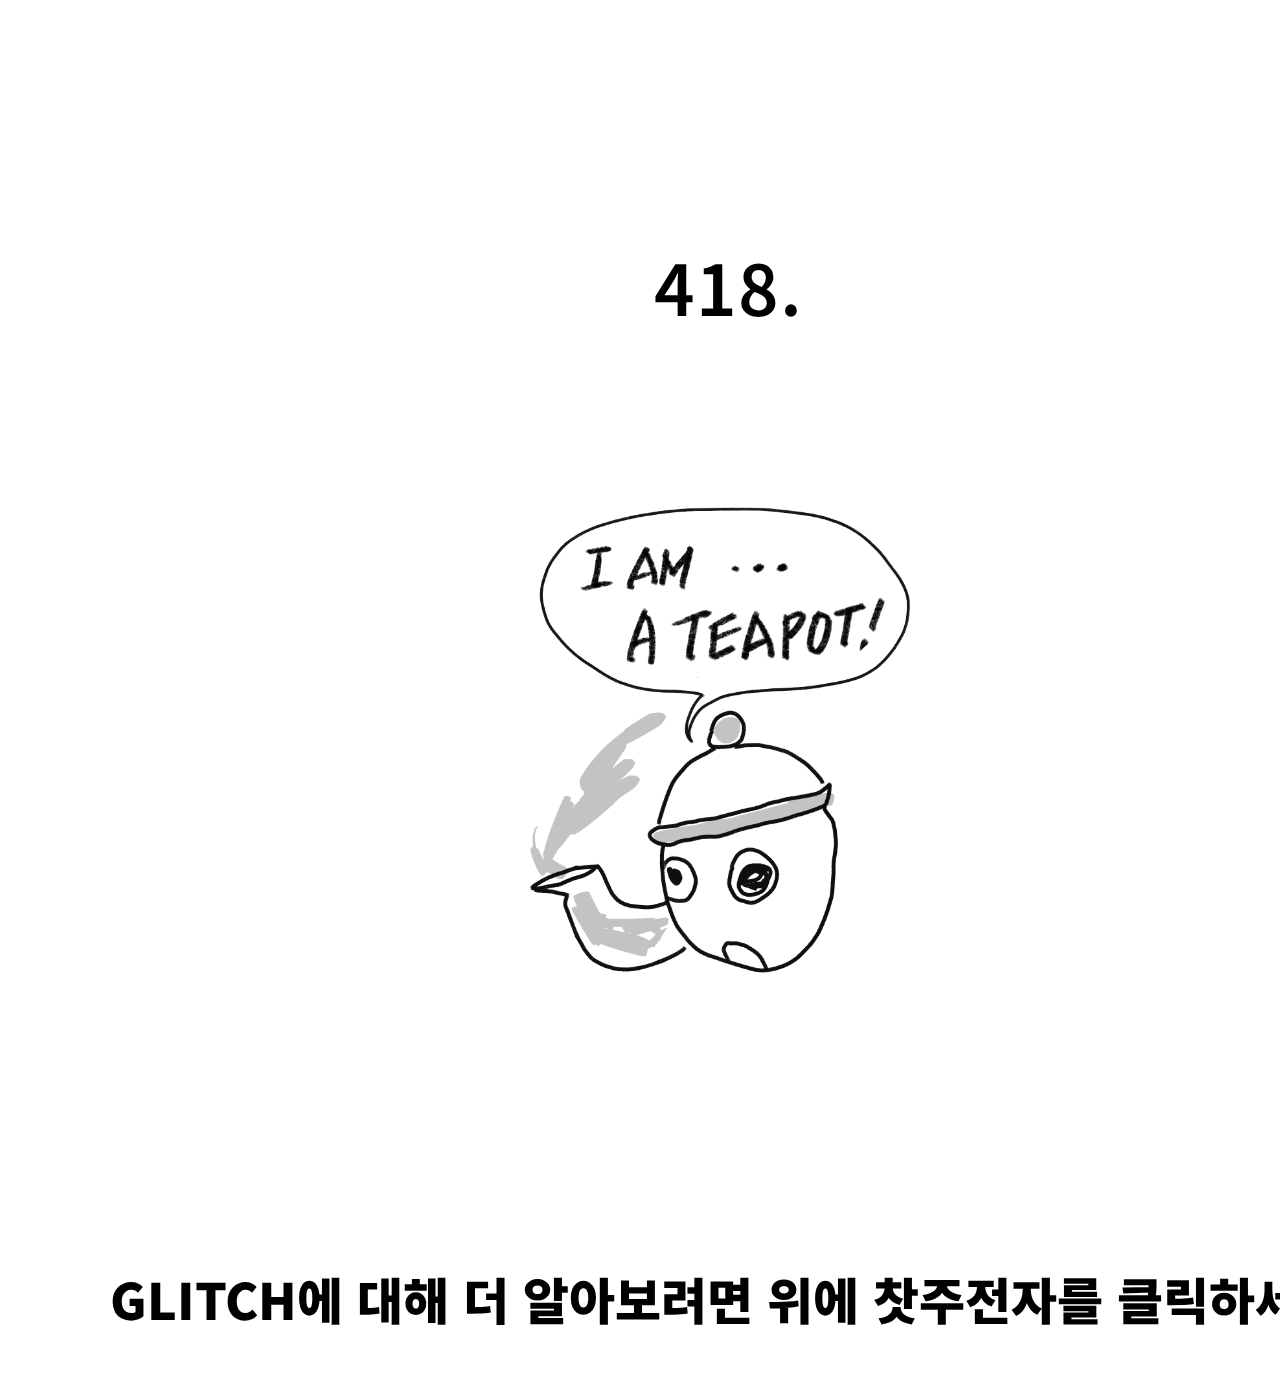
<file: index.html>
<!DOCTYPE html>
<html lang="ko">
    <head>
        <title>프로젝트 오류</title>
        <meta charset="utf-8">
        <link rel="stylesheet" href="style.css">
        <link rel="preconnect" href="https://fonts.googleapis.com">
        <link rel="preconnect" href="https://fonts.gstatic.com" crossorigin>
        <link href="https://fonts.googleapis.com/css2?family=Bebas+Neue&family=Black+Han+Sans&family=Gothic+A1:wght@700&family=Nanum+Myeongjo&family=Noto+Sans+KR:wght@100;300&display=swap" rel="stylesheet">
    </head>

    <body>
        <div id="wrap">
            <div class="header-wrap">
                
            </div>
            <div class="introduction-wrap">
            
            </div>
            <div class="main-wrap" style="background: fixed; justify-content: center; align-items: center;">
                 <div class="first-text">
                    <h2><br><br><br><br><br><br><br>418.<h2>
                    <a href="projectoryu.html"><img src="티팟.png" style="width: 500px; padding: 100px 5px 100px 5px"></a></div>
                    <h3 style="font-size: 50px;">GLITCH에 대해 더 알아보려면 위에 찻주전자를 클릭하세요</h3> 
            </div>
        </div>
    </body>
</html>
</file>
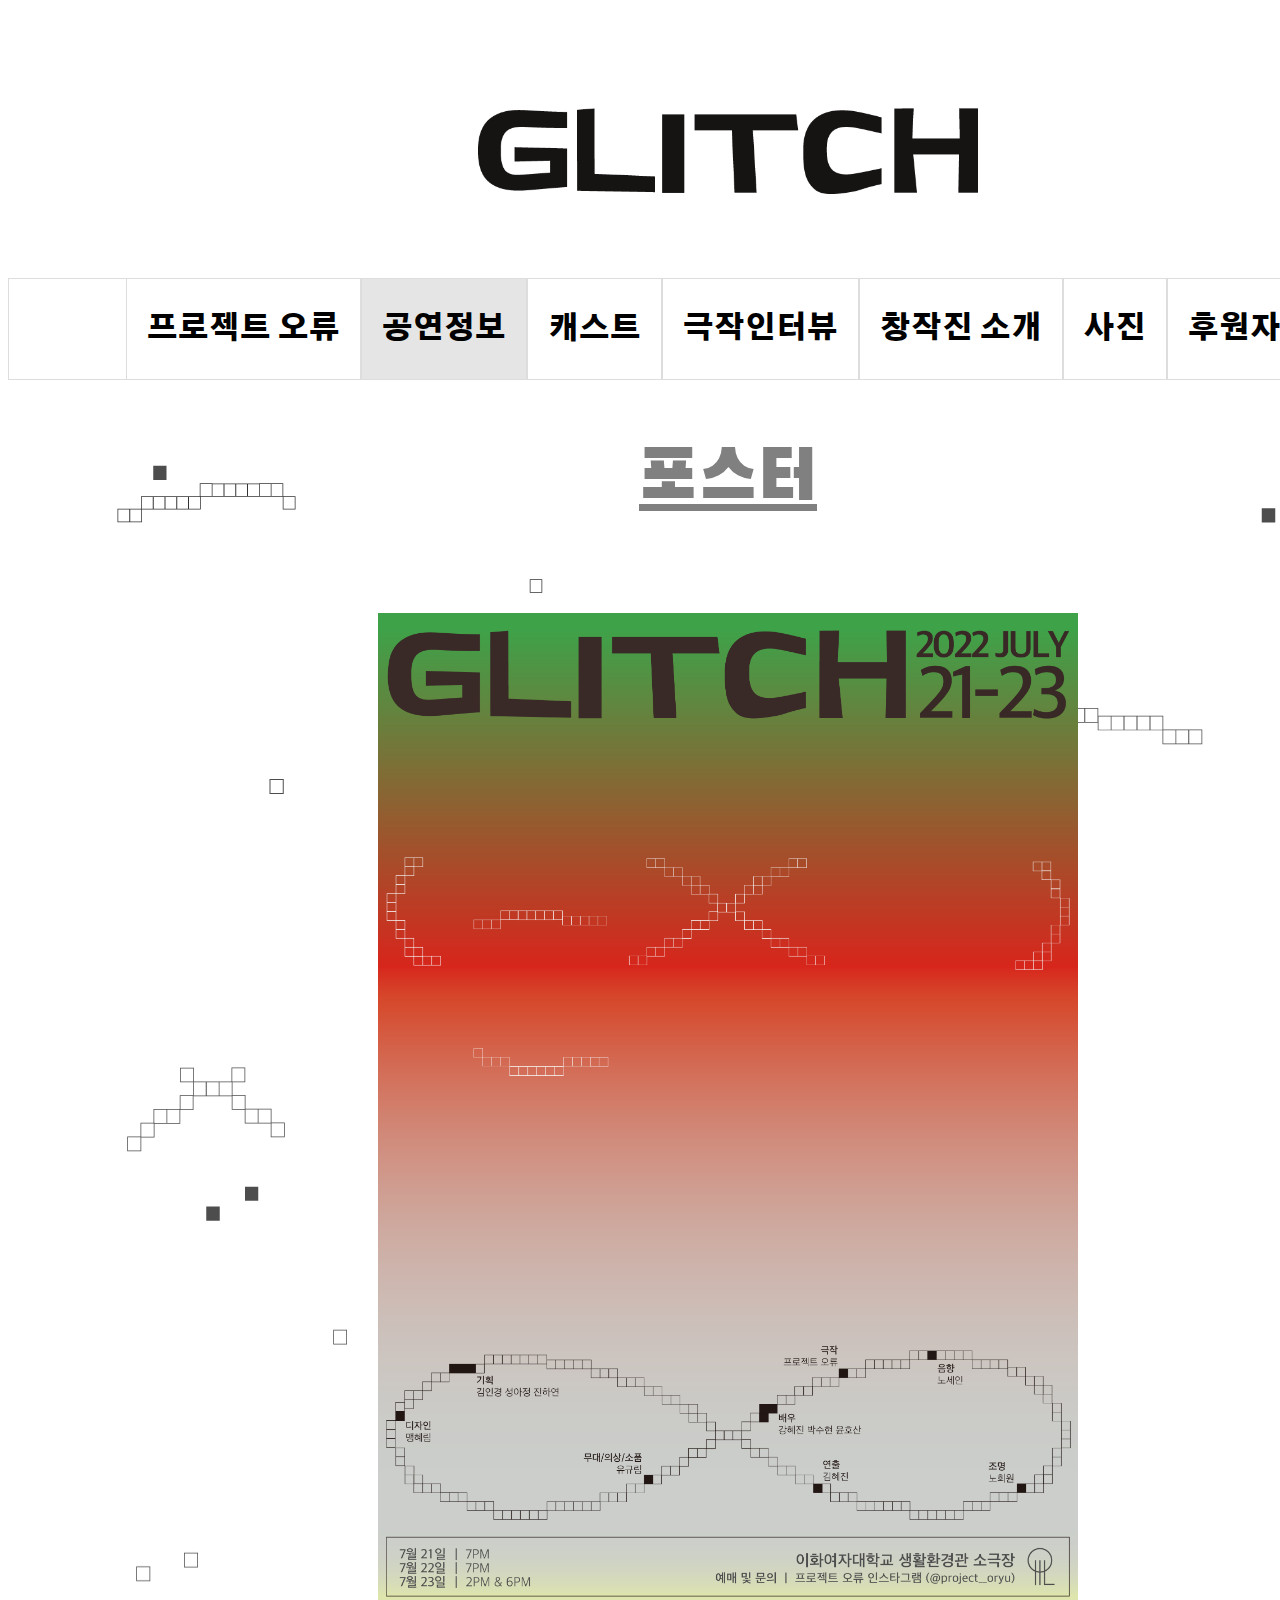
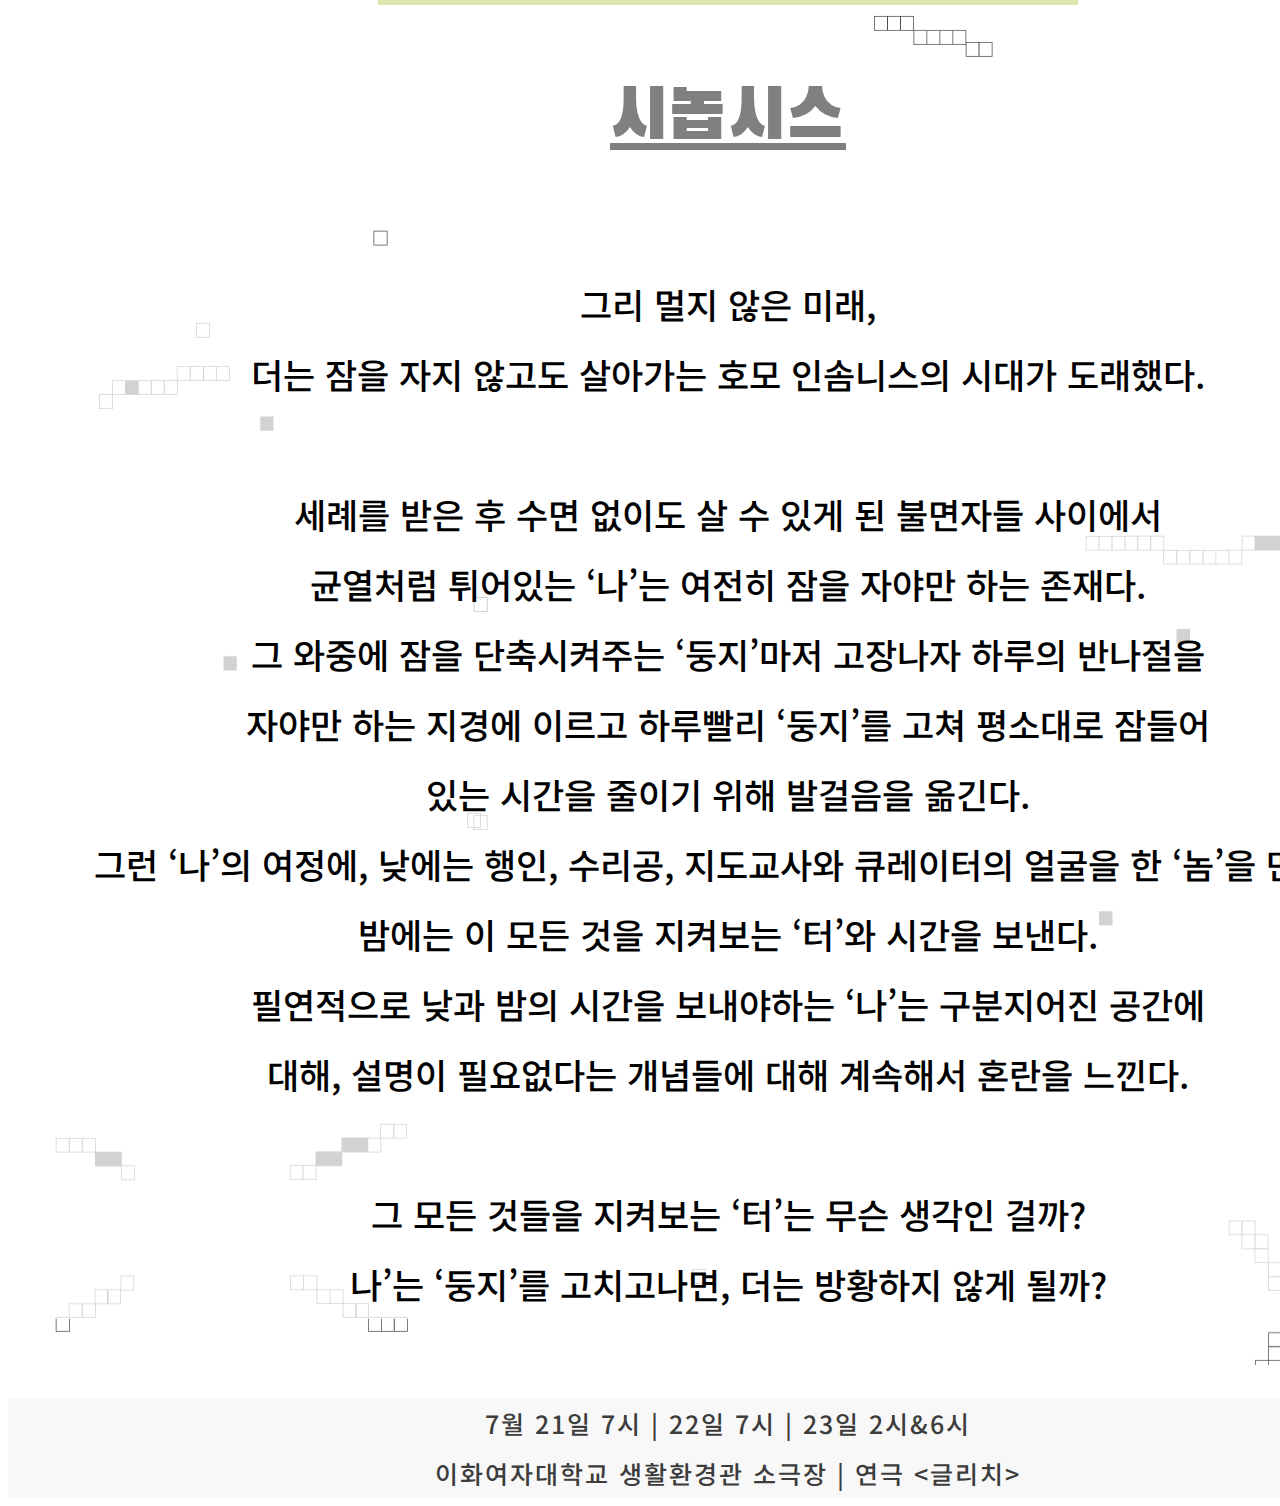
<file: aboutplay.html>
<!DOCTYPE html>
<html lang="ko">
    <head>
        <title>프로젝트 오류</title>
        <meta charset="utf-8">
        <link rel="stylesheet" href="style.css">
        <link rel="preconnect" href="https://fonts.googleapis.com">
        <link rel="preconnect" href="https://fonts.gstatic.com" crossorigin>
        <link href="https://fonts.googleapis.com/css2?family=Bebas+Neue&family=Black+Han+Sans&family=Gothic+A1:wght@700&family=Nanum+Myeongjo&family=Noto+Sans+KR:wght@100;300&display=swap" rel="stylesheet">
    </head>

    <body>
        <div id="wrap">
            <div class="header-wrap">
                <div class="header-container"><a href="projectoryu.html"><img src="글리치로고검정.png" style="width: 500px; padding: 100px 0px 100px 0px"></a></div>
            </div>
            <div class="introduction-wrap">
                <div class="tab">
                    <ul class="tabnav">
                        <li><a href="projectoryu.html">프로젝트 오류</a></li>
                        <li><a style="background-color: rgba(0, 0, 0, 0.1);" href="aboutplay.html">공연정보</a></li>
                        <li><a href="cast.html">캐스트</a></li>
                        <li><a href="interview.html">극작인터뷰</a></li>
                        <li><a href="creativeteam.html">창작진 소개</a></li>
                        <li><a href="photo.html">사진</a></li>
                        <li><a href="credit.html">후원자 명단</a></li>
                    </ul>
                </div>
            </div>
            <div class="main-wrap">
                
                <div class="title"><h1>포스터</h1></div>
                <br>
                <div class="play-poster"><img src="글리치 포스터.png" width="700px" height="100%" aligin="left" style="padding: 5px 5px 5px 5px;"></div>
                
                <div class="title"><h1>시놉시스</h1></div>
                    <div class="synopsis-text">
                            <h4>
                            그리 멀지 않은 미래, <br>더는 잠을 자지 않고도 살아가는 호모 인솜니스의 시대가 도래했다.<br><br>
                            세례를 받은 후 수면 없이도 살 수 있게 된 불면자들 사이에서 <br>균열처럼 튀어있는 ‘나’는 여전히 잠을 자야만 하는 존재다.<br>
                            그 와중에 잠을 단축시켜주는 ‘둥지’마저 고장나자 하루의 반나절을 <br> 자야만 하는 지경에 이르고 
                            하루빨리 ‘둥지’를 고쳐 평소대로 잠들어 <br>있는 시간을 줄이기 위해 발걸음을 옮긴다.<br>그런 ‘나’의 여정에, 낮에는 행인, 수리공, 지도교사와 큐레이터의 얼굴을 한 ‘놈’을 만나고 
                            <br>밤에는 이 모든 것을 지켜보는 ‘터’와 시간을 보낸다.<br>필연적으로 낮과 밤의 시간을 보내야하는 ‘나’는 구분지어진 공간에 <br>대해, 설명이 필요없다는 개념들에 대해 계속해서 혼란을 느낀다.<br>
                            <br>
                            그 모든 것들을 지켜보는 ‘터’는 무슨 생각인 걸까?
                            <br>
                            나’는 ‘둥지’를 고치고나면, 더는 방황하지 않게 될까?</h4>
                    </div>
            </div>    
            <div id="footer-wrap">
                <h4 style="padding: 0px; font-size: 25px; line-height: 50px; color: rgb(60, 60, 60); letter-spacing: 2px;">7월 21일 7시 | 22일 7시 | 23일 2시&6시<br>이화여자대학교 생활환경관 소극장 | 연극 <글리치></h4>
            </div>
        </div>    
    </body>
</html>
</file>
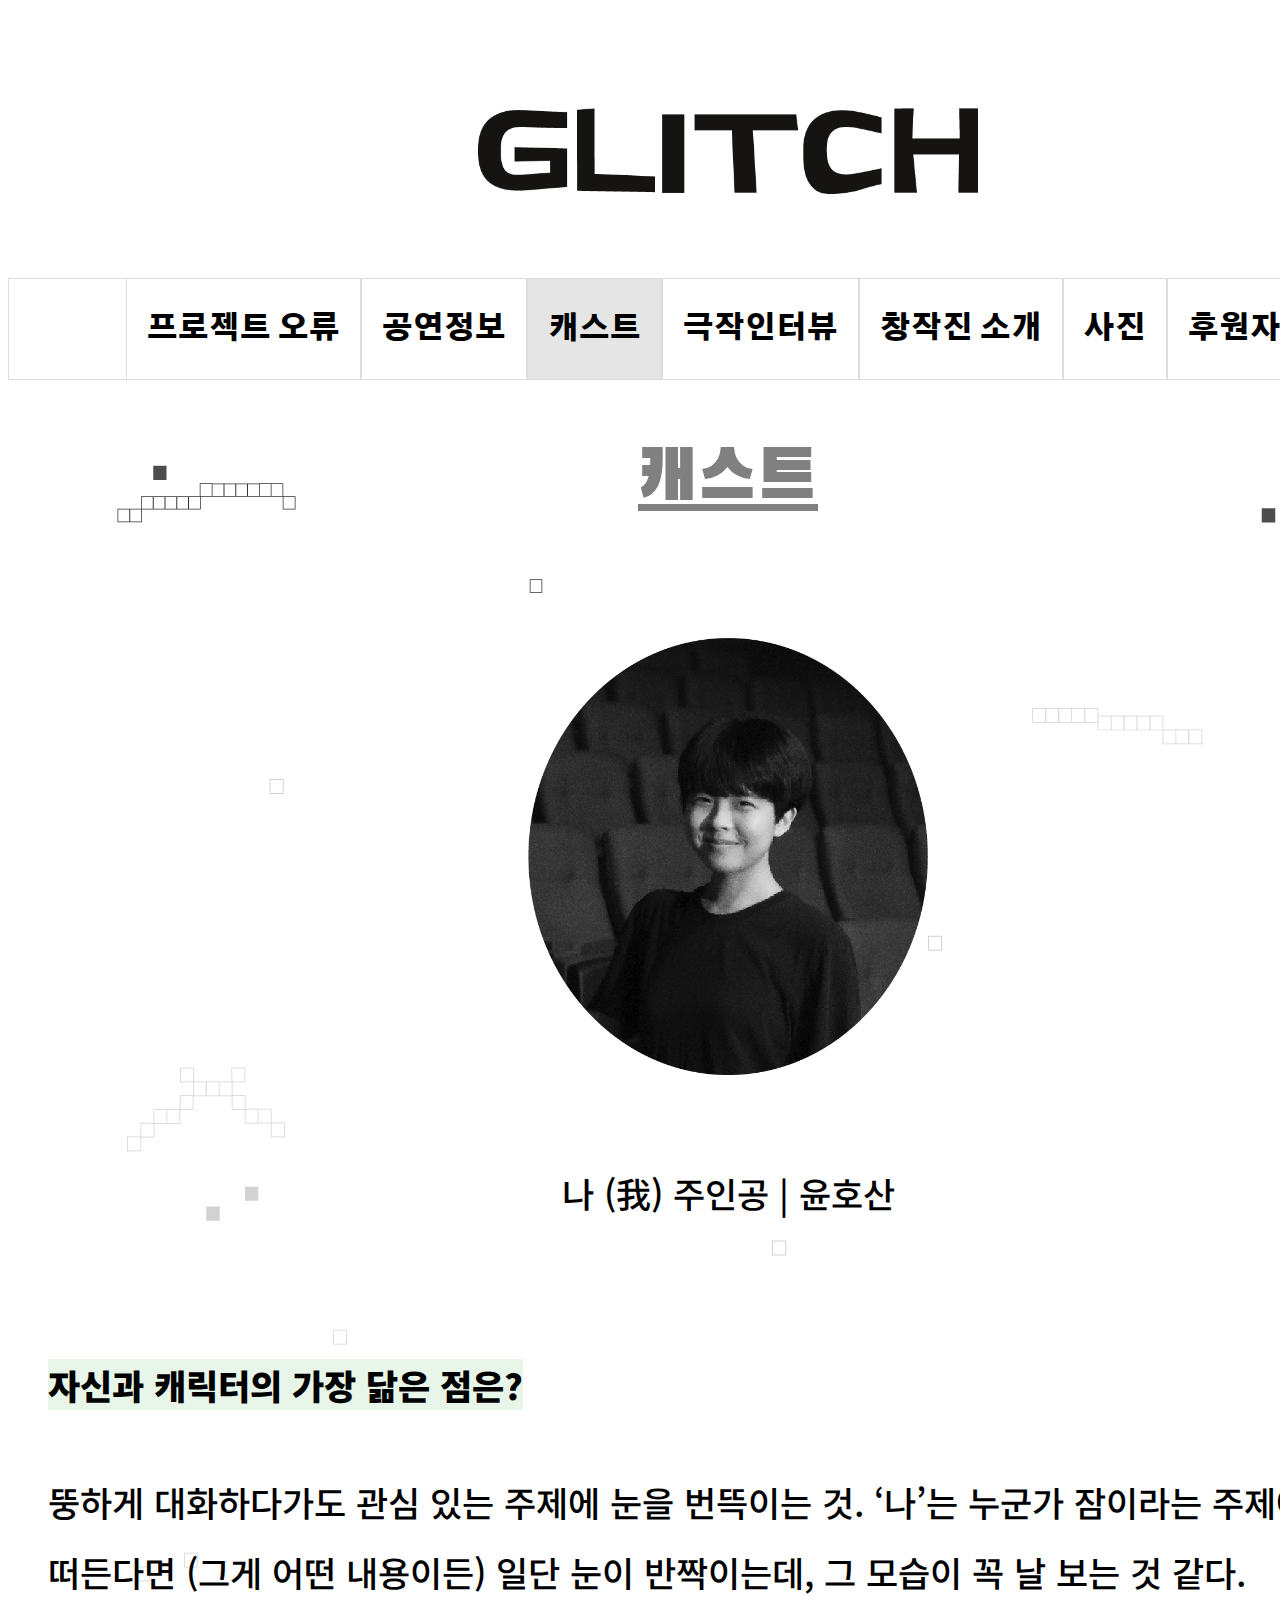
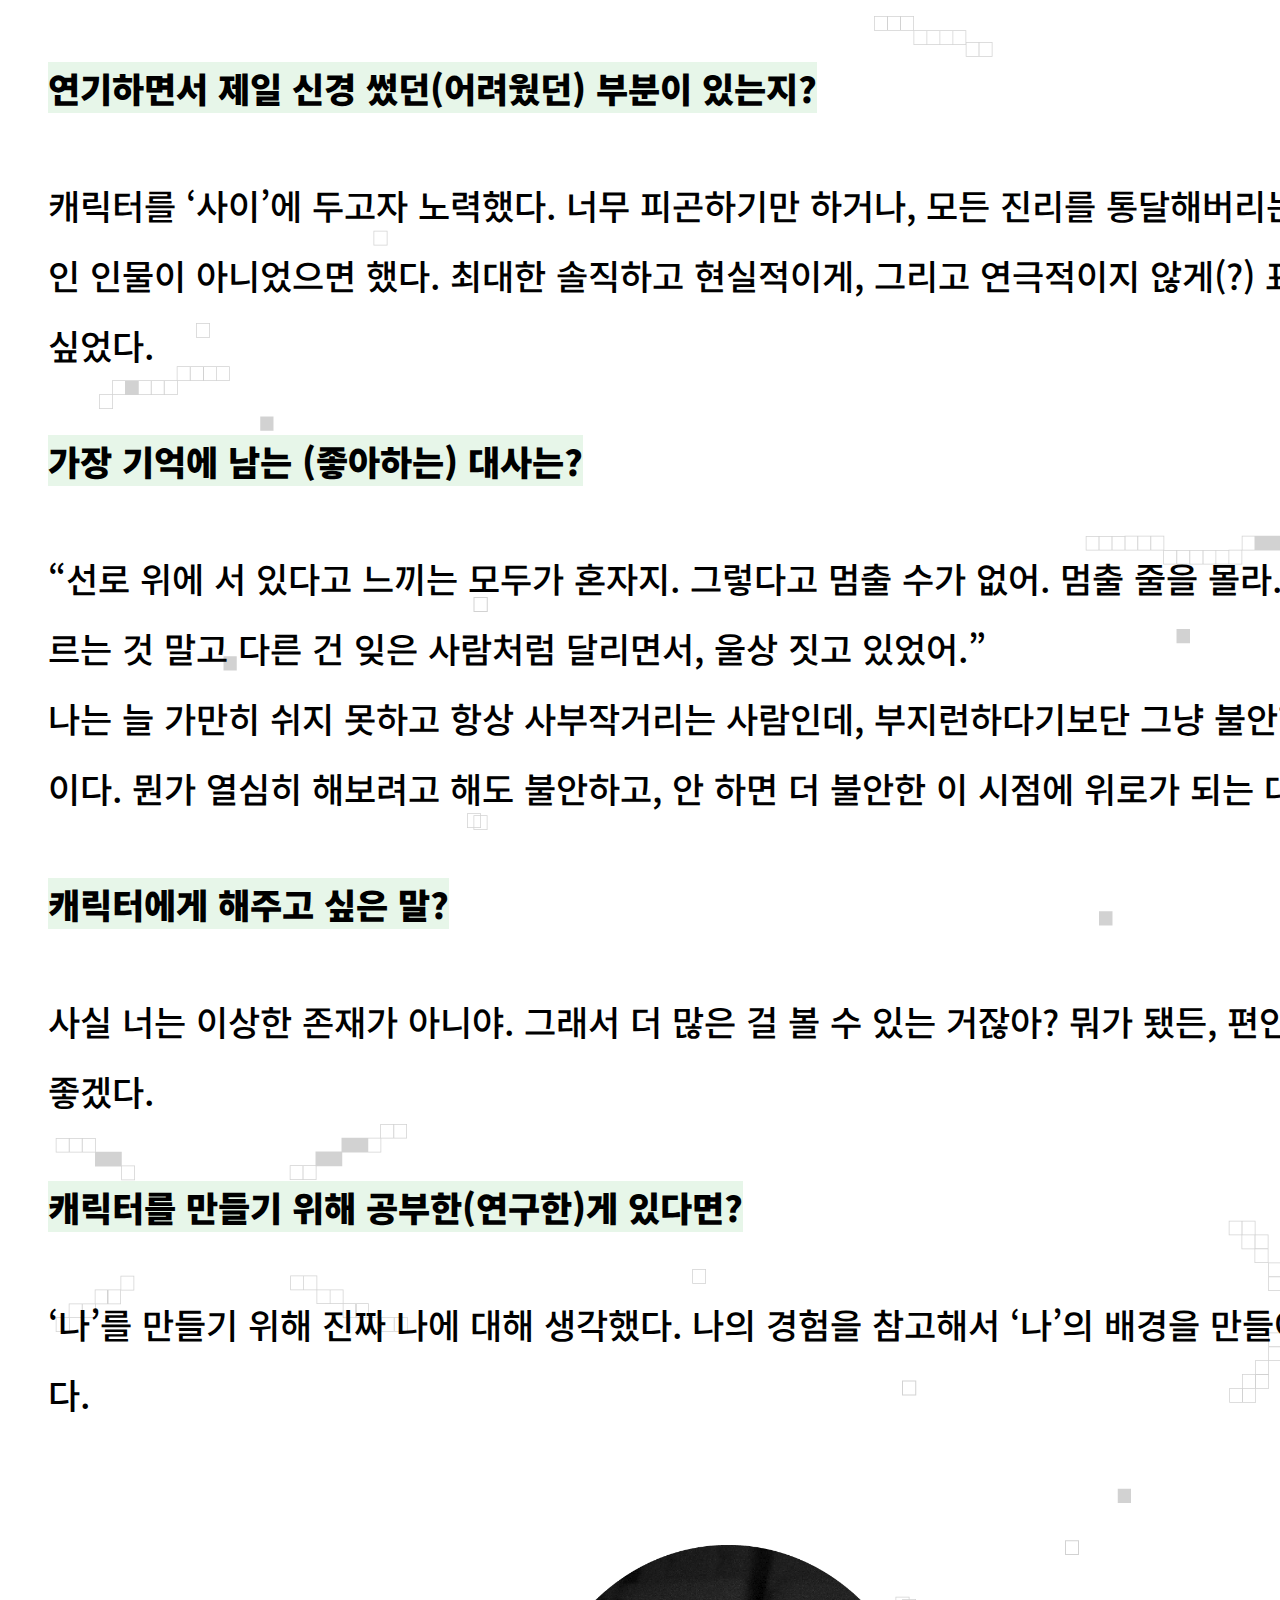
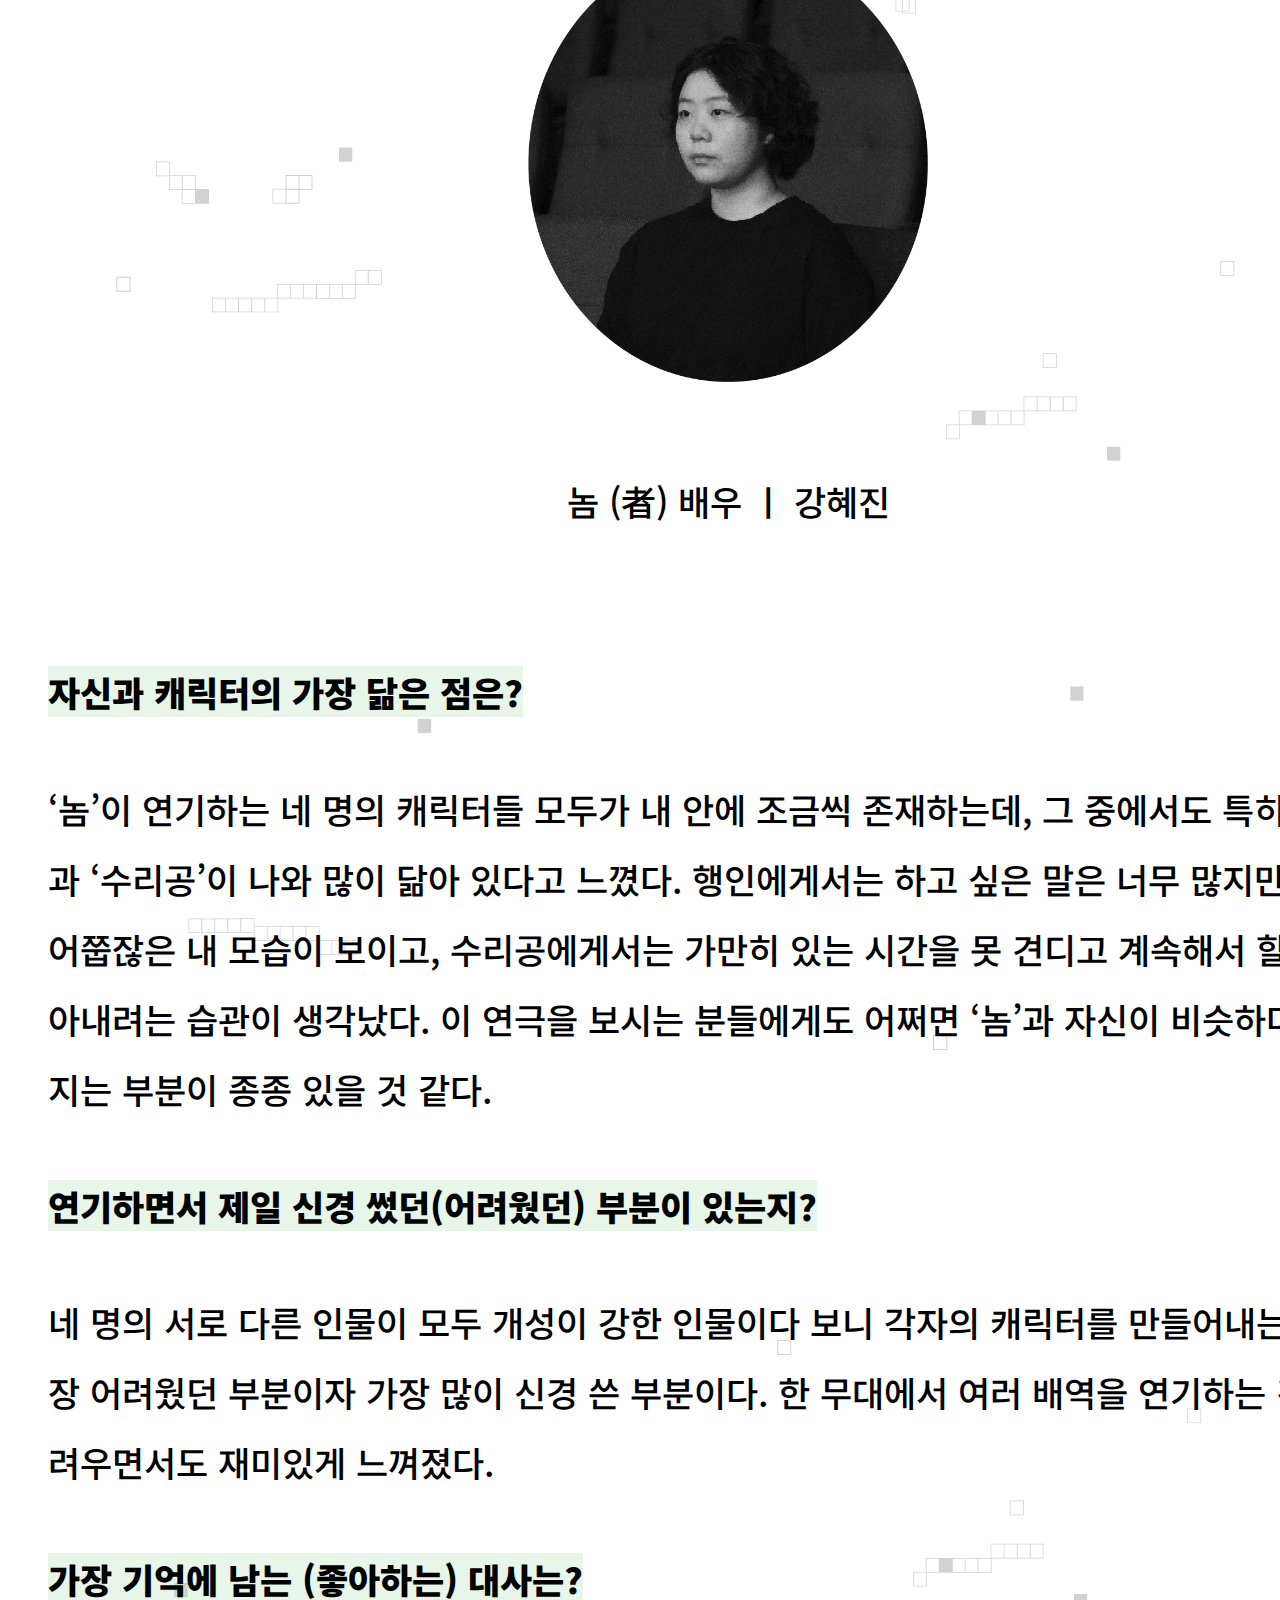
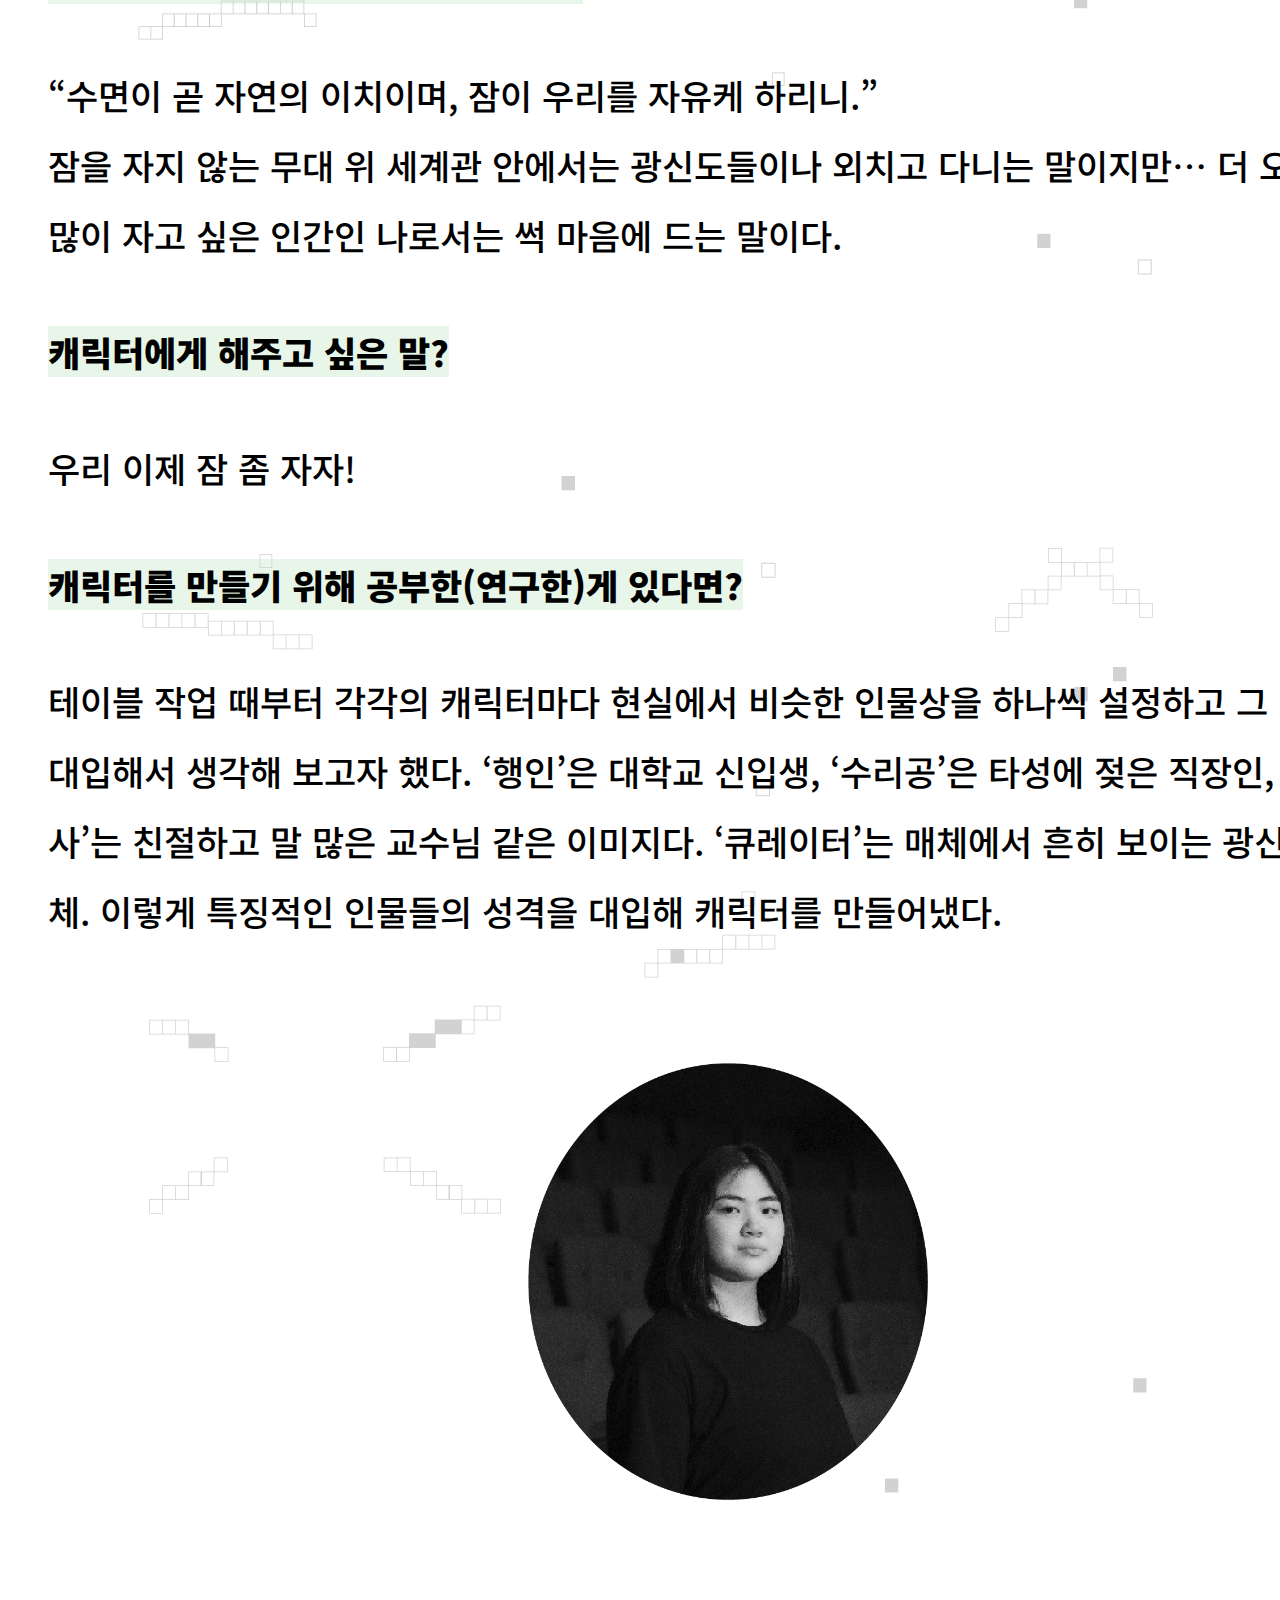
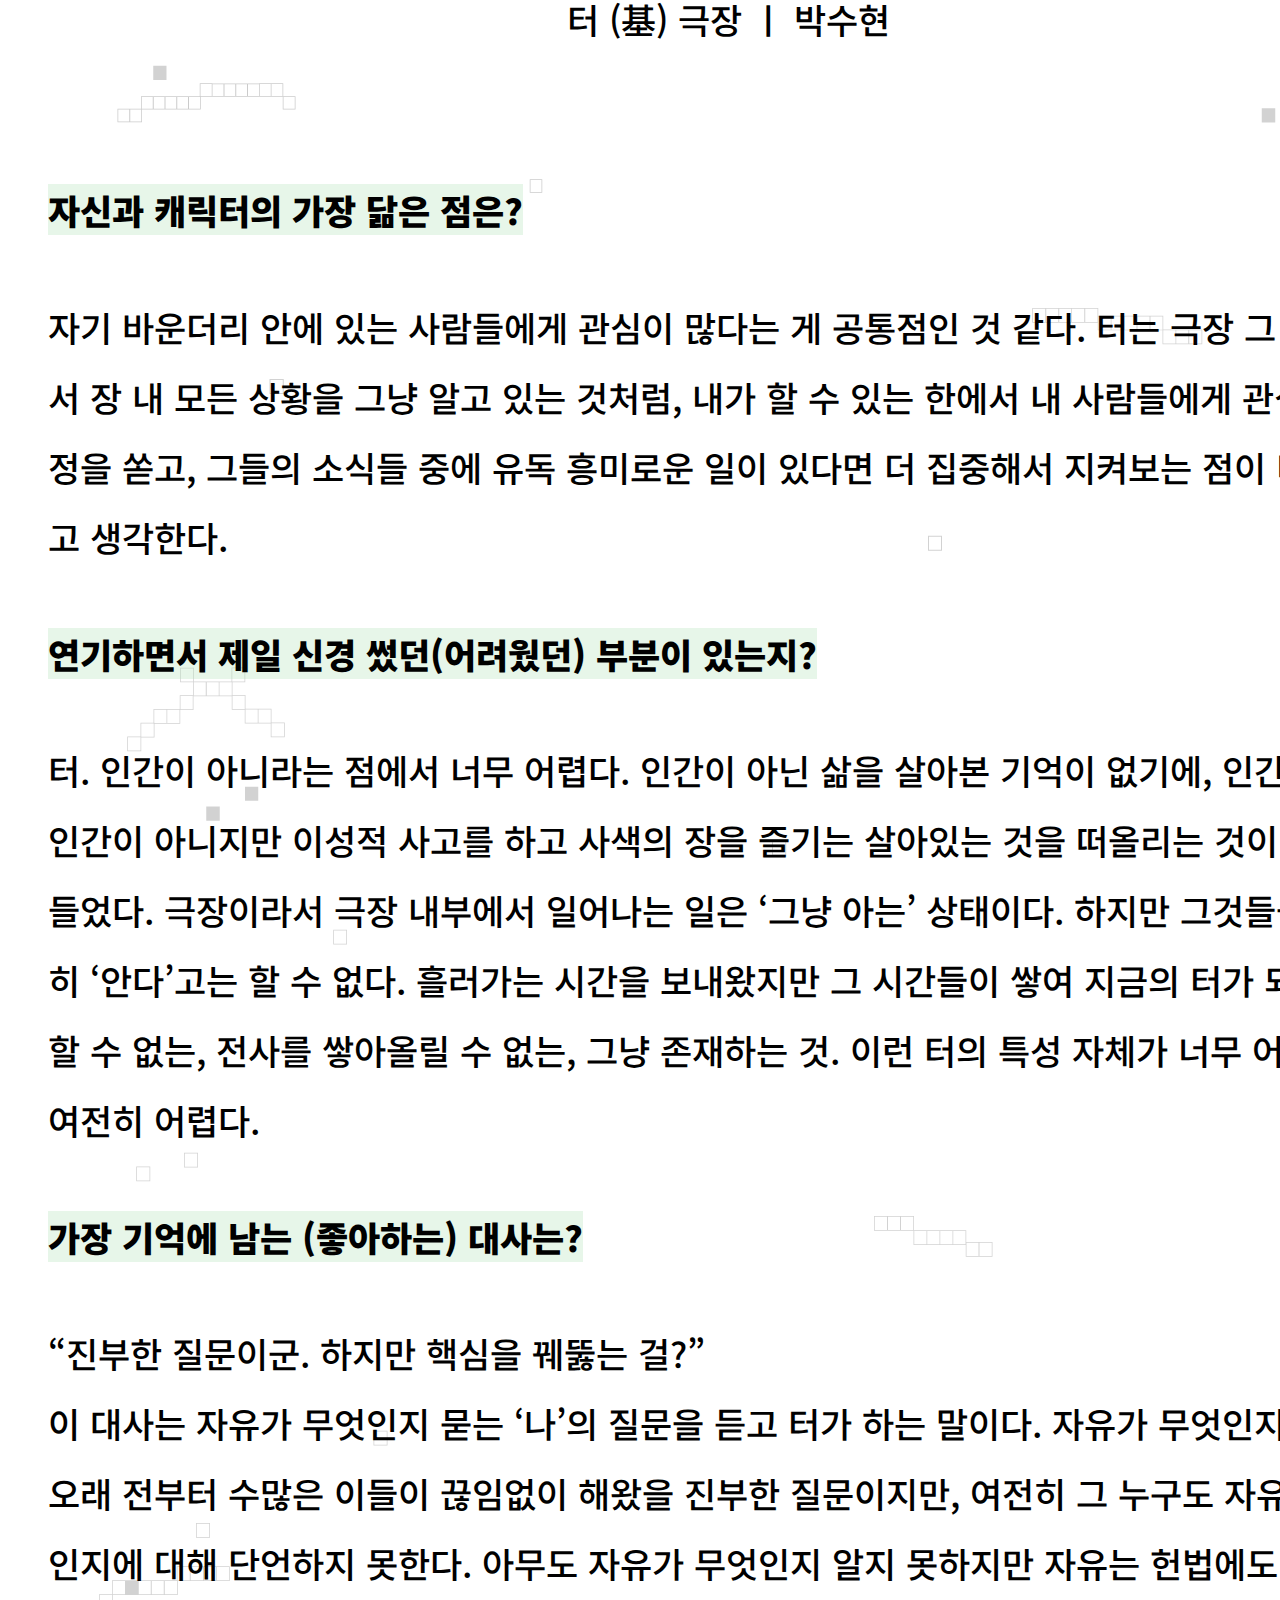
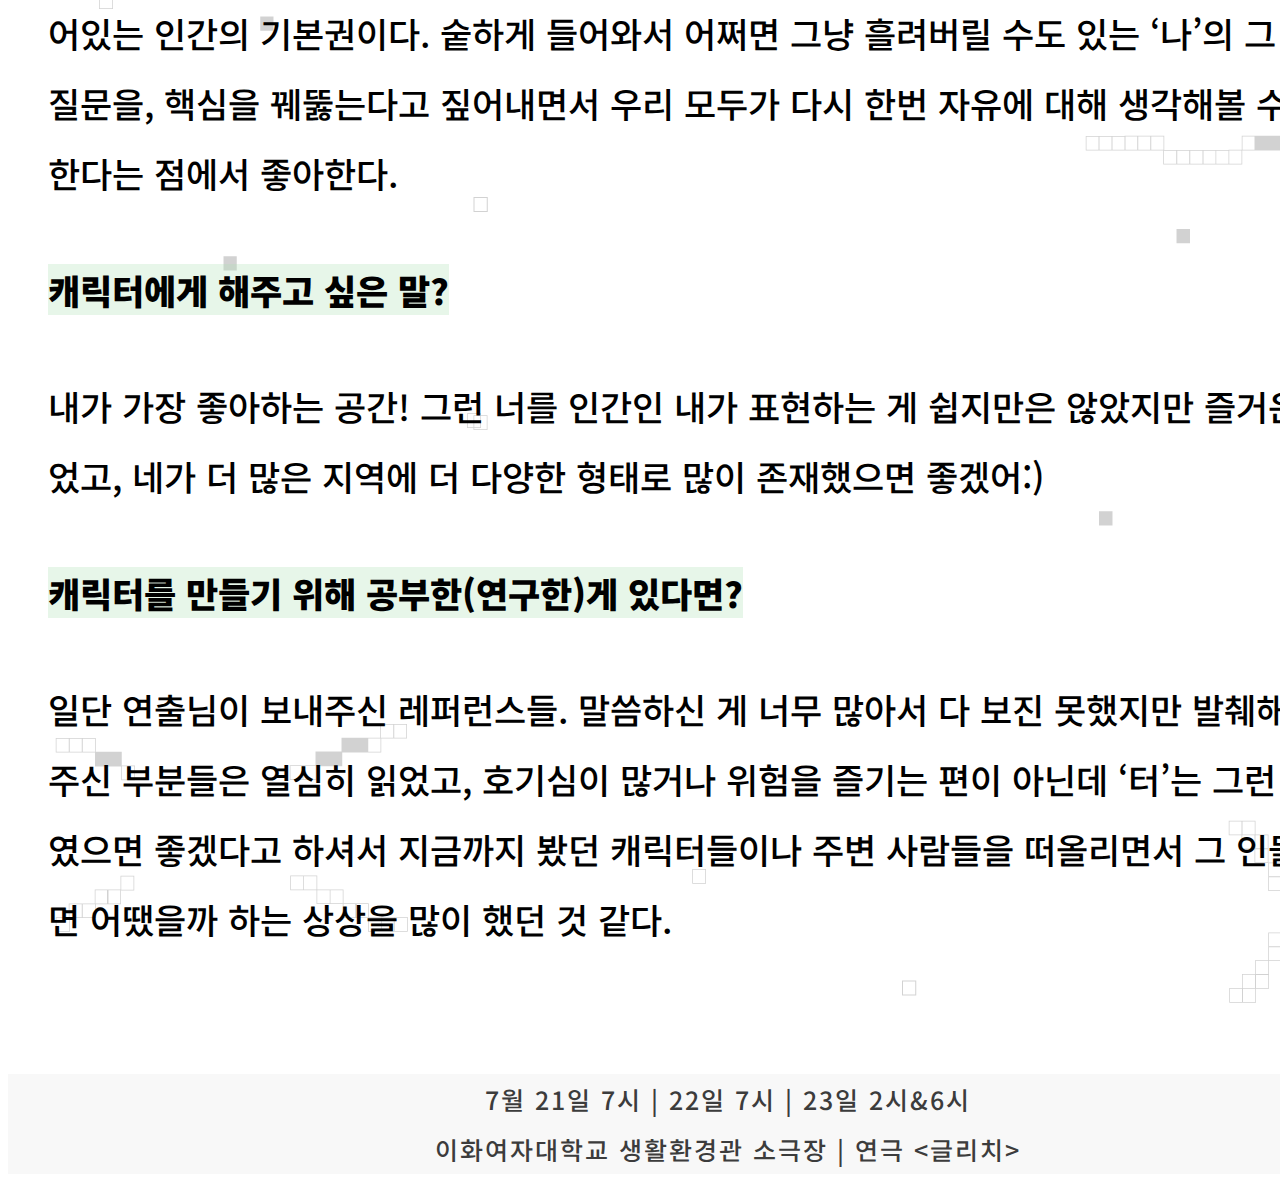
<file: cast.html>
<!DOCTYPE html>
<html lang="ko">
    <head>
        <title>프로젝트 오류</title>
        <meta charset="utf-8">
        <link rel="stylesheet" href="style.css">
        <link rel="preconnect" href="https://fonts.googleapis.com">
        <link rel="preconnect" href="https://fonts.gstatic.com" crossorigin>
        <link href="https://fonts.googleapis.com/css2?family=Bebas+Neue&family=Black+Han+Sans&family=Gothic+A1:wght@700&family=Nanum+Myeongjo&family=Noto+Sans+KR:wght@100;300&display=swap" rel="stylesheet">
    </head>

    <body>
        <div id="wrap">
            <div class="header-wrap">
                <div class="header-container"><a href="projectoryu.html"><img src="글리치로고검정.png" style="width: 500px; padding: 100px 0px 100px 0px"></a></div>
            </div>
            <div class="introduction-wrap">
                <div class="tab">
                    <ul class="tabnav">
                        <li><a href="projectoryu.html">프로젝트 오류</a></li>
                        <li><a href="aboutplay.html">공연정보</a></li>
                        <li><a style="background-color: rgba(0, 0, 0, 0.1);" href="cast.html">캐스트</a></li>
                        <li><a href="interview.html">극작인터뷰</a></li>
                        <li><a href="creativeteam.html">창작진 소개</a></li>
                        <li><a href="photo.html">사진</a></li>
                        <li><a href="credit.html">후원자 명단</a></li>
                    </ul>
                </div>
            </div>
            <div class="main-wrap">
                    <div class="title"><h1>캐스트</h1></div>
                    <br>
                    <div class="cast-container">
                        <img src="나.png" width="400px" style="padding: 30px;">
                        <h4>나 (我) 주인공 | 윤호산</h4>
                        <div class="cast-text">
                            <h3><span class="hl1">
                                자신과 캐릭터의 가장 닮은 점은?
                            </span></h3>
                            <h4>뚱하게 대화하다가도 관심 있는 주제에 눈을 번뜩이는 것.
                            ‘나’는 누군가 잠이라는 주제에 대해 떠든다면 (그게 어떤 내용이든) 일단 눈이 반짝이는데, 그 모습이 꼭 날 보는 것 같다.</h4>
                            <h3><span class="hl1">
                                연기하면서 제일 신경 썼던(어려웠던) 부분이 있는지?
                            </span></h3>
                            <h4>캐릭터를 ‘사이’에 두고자 노력했다. 너무 피곤하기만 하거나, 모든 진리를 통달해버리는 단편적인 인물이 아니었으면 했다.
                            최대한 솔직하고 현실적이게, 그리고 연극적이지 않게(?) 표현하고 싶었다.</h4>
                            <h3><span class="hl1">
                                가장 기억에 남는 (좋아하는) 대사는?
                            </span></h3>
                            <h4>“선로 위에 서 있다고 느끼는 모두가 혼자지. 그렇다고 멈출 수가 없어. 멈출 줄을 몰라.
                            발을 구르는 것 말고 다른 건 잊은 사람처럼 달리면서, 울상 짓고 있었어.”
                            <br>
                            나는 늘 가만히 쉬지 못하고 항상 사부작거리는 사람인데, 부지런하다기보단 그냥 불안한 사람이다.
                            뭔가 열심히 해보려고 해도 불안하고, 안 하면 더 불안한 이 시점에 위로가 되는 대사였다.
                            </h4>
                            <h3><span class="hl1">
                                캐릭터에게 해주고 싶은 말?
                            </span></h3>
                            <h4>사실 너는 이상한 존재가 아니야. 그래서 더 많은 걸 볼 수 있는 거잖아? 뭐가 됐든, 편안했으면 좋겠다.</h4>
                            <h3><span class="hl1">
                                캐릭터를 만들기 위해 공부한(연구한)게 있다면?
                            </span></h3>
                            <h4>‘나’를 만들기 위해 진짜 나에 대해 생각했다. 나의 경험을 참고해서 ‘나’의 배경을 만들어나갔다.</h4>
                        </div>
                    </div>
                    <div class="cast-container">
                        <img src="놈.png" width="400px" style="padding: 30px;">
                        <h4>놈 (者) 배우 ㅣ 강혜진</h4>
                        <div class="cast-text">
                            <h3><span class="hl1">
                                자신과 캐릭터의 가장 닮은 점은?
                            </span></h3>
                            <h4>‘놈’이 연기하는 네 명의 캐릭터들 모두가 내 안에 조금씩 존재하는데, 그 중에서도 특히 ‘행인’과 ‘수리공’이 나와 많이 닮아 있다고 느꼈다. 행인에게서는 하고 싶은 말은 너무 많지만 어딘가 어쭙잖은 내 모습이 보이고, 수리공에게서는 가만히 있는 시간을 못 견디고 계속해서 할 일을 찾아내려는 습관이 생각났다. 이 연극을 보시는 분들에게도 어쩌면 ‘놈’과 자신이 비슷하다고 느껴지는 부분이 종종 있을 것 같다.</h4>
                            <h3><span class="hl1">
                                연기하면서 제일 신경 썼던(어려웠던) 부분이 있는지?
                            </span></h3>
                            <h4>네 명의 서로 다른 인물이 모두 개성이 강한 인물이다 보니 각자의 캐릭터를 만들어내는 것이 가장 어려웠던 부분이자 가장 많이 신경 쓴 부분이다. 한 무대에서 여러 배역을 연기하는 것이 어려우면서도 재미있게 느껴졌다.</h4>
                            <h3><span class="hl1">
                                가장 기억에 남는 (좋아하는) 대사는?
                            </span></h3>
                            <h4>“수면이 곧 자연의 이치이며, 잠이 우리를 자유케 하리니.”
                                <br>잠을 자지 않는 무대 위 세계관 안에서는 광신도들이나 외치고 다니는 말이지만… 더 오래, 더 많이 자고 싶은 인간인 나로서는 썩 마음에 드는 말이다.</h4>
                            <h3><span class="hl1">
                                캐릭터에게 해주고 싶은 말?
                            </span></h3>
                            <h4>우리 이제 잠 좀 자자!</h4>
                            <h3><span class="hl1">
                                캐릭터를 만들기 위해 공부한(연구한)게 있다면?
                            </span></h3>
                            <h4>테이블 작업 때부터 각각의 캐릭터마다 현실에서 비슷한 인물상을 하나씩 설정하고 그 이미지에 대입해서 생각해 보고자 했다. ‘행인’은 대학교 신입생, ‘수리공’은 타성에 젖은 직장인, ‘지도교사’는 친절하고 말 많은 교수님 같은 이미지다. ‘큐레이터’는 매체에서 흔히 보이는 광신도 그 자체. 이렇게 특징적인 인물들의 성격을 대입해 캐릭터를 만들어냈다.</h4>
                        </div>
                    </div>
                    <div class="cast-container">
                        <img src="터.png" width="400px" style="padding: 30px;">
                        <h4>터 (基) 극장 ㅣ 박수현</h4>
                        <div class="cast-text">
                            <h3><span class="hl1">
                                자신과 캐릭터의 가장 닮은 점은?
                            </span></h3>
                            <h4>자기 바운더리 안에 있는 사람들에게 관심이 많다는 게 공통점인 것 같다. 터는 극장 그 자체로서 장 내 모든 상황을 그냥 알고 있는 것처럼, 내가 할 수 있는 한에서 내 사람들에게 관심과 애정을 쏟고, 그들의 소식들 중에 유독 흥미로운 일이 있다면 더 집중해서 지켜보는 점이 비슷하다고 생각한다.</h4>
                            <h3><span class="hl1">
                                연기하면서 제일 신경 썼던(어려웠던) 부분이 있는지?
                            </span></h3>
                            <h4>터. 인간이 아니라는 점에서 너무 어렵다. 인간이 아닌 삶을 살아본 기억이 없기에, 인간으로서 인간이 아니지만 이성적 사고를 하고 사색의 장을 즐기는 살아있는 것을 떠올리는 것이 너무 힘들었다. 극장이라서 극장 내부에서 일어나는 일은 ‘그냥 아는’ 상태이다. 하지만 그것들을 명확히 ‘안다’고는 할 수 없다. 흘러가는 시간을 보내왔지만 그 시간들이 쌓여 지금의 터가 되었다고 할 수 없는, 전사를 쌓아올릴 수 없는, 그냥 존재하는 것. 이런 터의 특성 자체가 너무 어려웠고, 여전히 어렵다.</h4>
                            <h3><span class="hl1">
                                가장 기억에 남는 (좋아하는) 대사는?
                            </span></h3>
                            <h4>“진부한 질문이군. 하지만 핵심을 꿰뚫는 걸?”
                                <br>이 대사는 자유가 무엇인지 묻는 ‘나’의 질문을 듣고 터가 하는 말이다. 자유가 무엇인지는 아주 오래 전부터 수많은 이들이 끊임없이 해왔을 진부한 질문이지만, 여전히 그 누구도 자유가 무엇인지에 대해 단언하지 못한다. 아무도 자유가 무엇인지 알지 못하지만 자유는 헌법에도 명시되어있는 인간의 기본권이다.

                                숱하게 들어와서 어쩌면 그냥 흘려버릴 수도 있는 ‘나’의 그 진부한 질문을, 핵심을 꿰뚫는다고 짚어내면서 우리 모두가 다시 한번 자유에 대해 생각해볼 수 있도록 한다는 점에서 좋아한다.</h4>
                            <h3><span class="hl1">
                                캐릭터에게 해주고 싶은 말?
                            </span></h3>
                            <h4>내가 가장 좋아하는 공간! 그런 너를 인간인 내가 표현하는 게 쉽지만은 않았지만 즐거운 경험이었고, 네가 더 많은 지역에 더 다양한 형태로 많이 존재했으면 좋겠어:)</h4>
                            <h3><span class="hl1">
                                캐릭터를 만들기 위해 공부한(연구한)게 있다면?
                            </span></h3>
                            <h4>일단 연출님이 보내주신 레퍼런스들. 말씀하신 게 너무 많아서 다 보진 못했지만 발췌해서 보내주신 부분들은 열심히 읽었고, 호기심이 많거나 위험을 즐기는 편이 아닌데 ‘터’는 그런 캐릭터였으면 좋겠다고 하셔서 지금까지 봤던 캐릭터들이나 주변 사람들을 떠올리면서 그 인물이었다면 어땠을까 하는 상상을 많이 했던 것 같다.</h4>
                        </div>
                    </div>
            </div>
            <div id="footer-wrap">
                <h4 style="padding: 0px; font-size: 25px; line-height: 50px; color: rgb(60, 60, 60); letter-spacing: 2px;">7월 21일 7시 | 22일 7시 | 23일 2시&6시<br>이화여자대학교 생활환경관 소극장 | 연극 <글리치></h4>
            </div>   
        </div>
    </body>
</html>
</file>
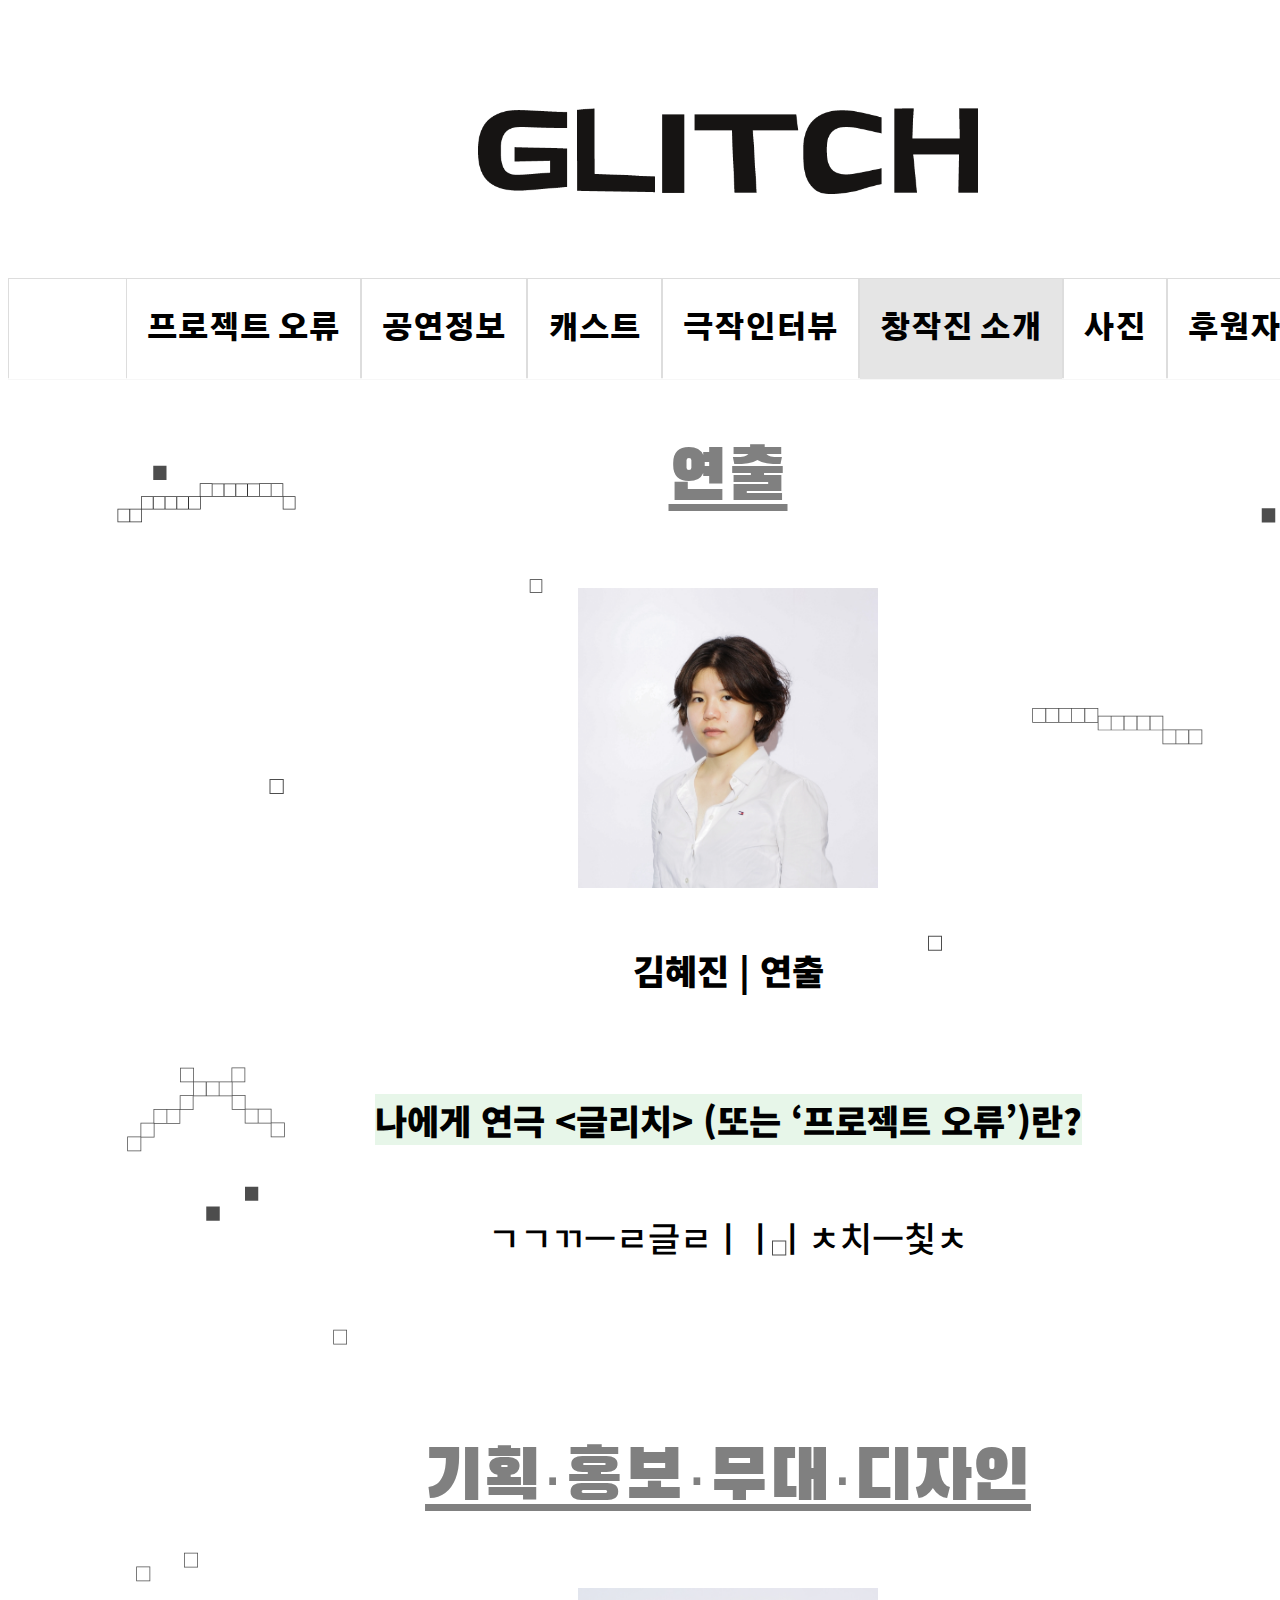
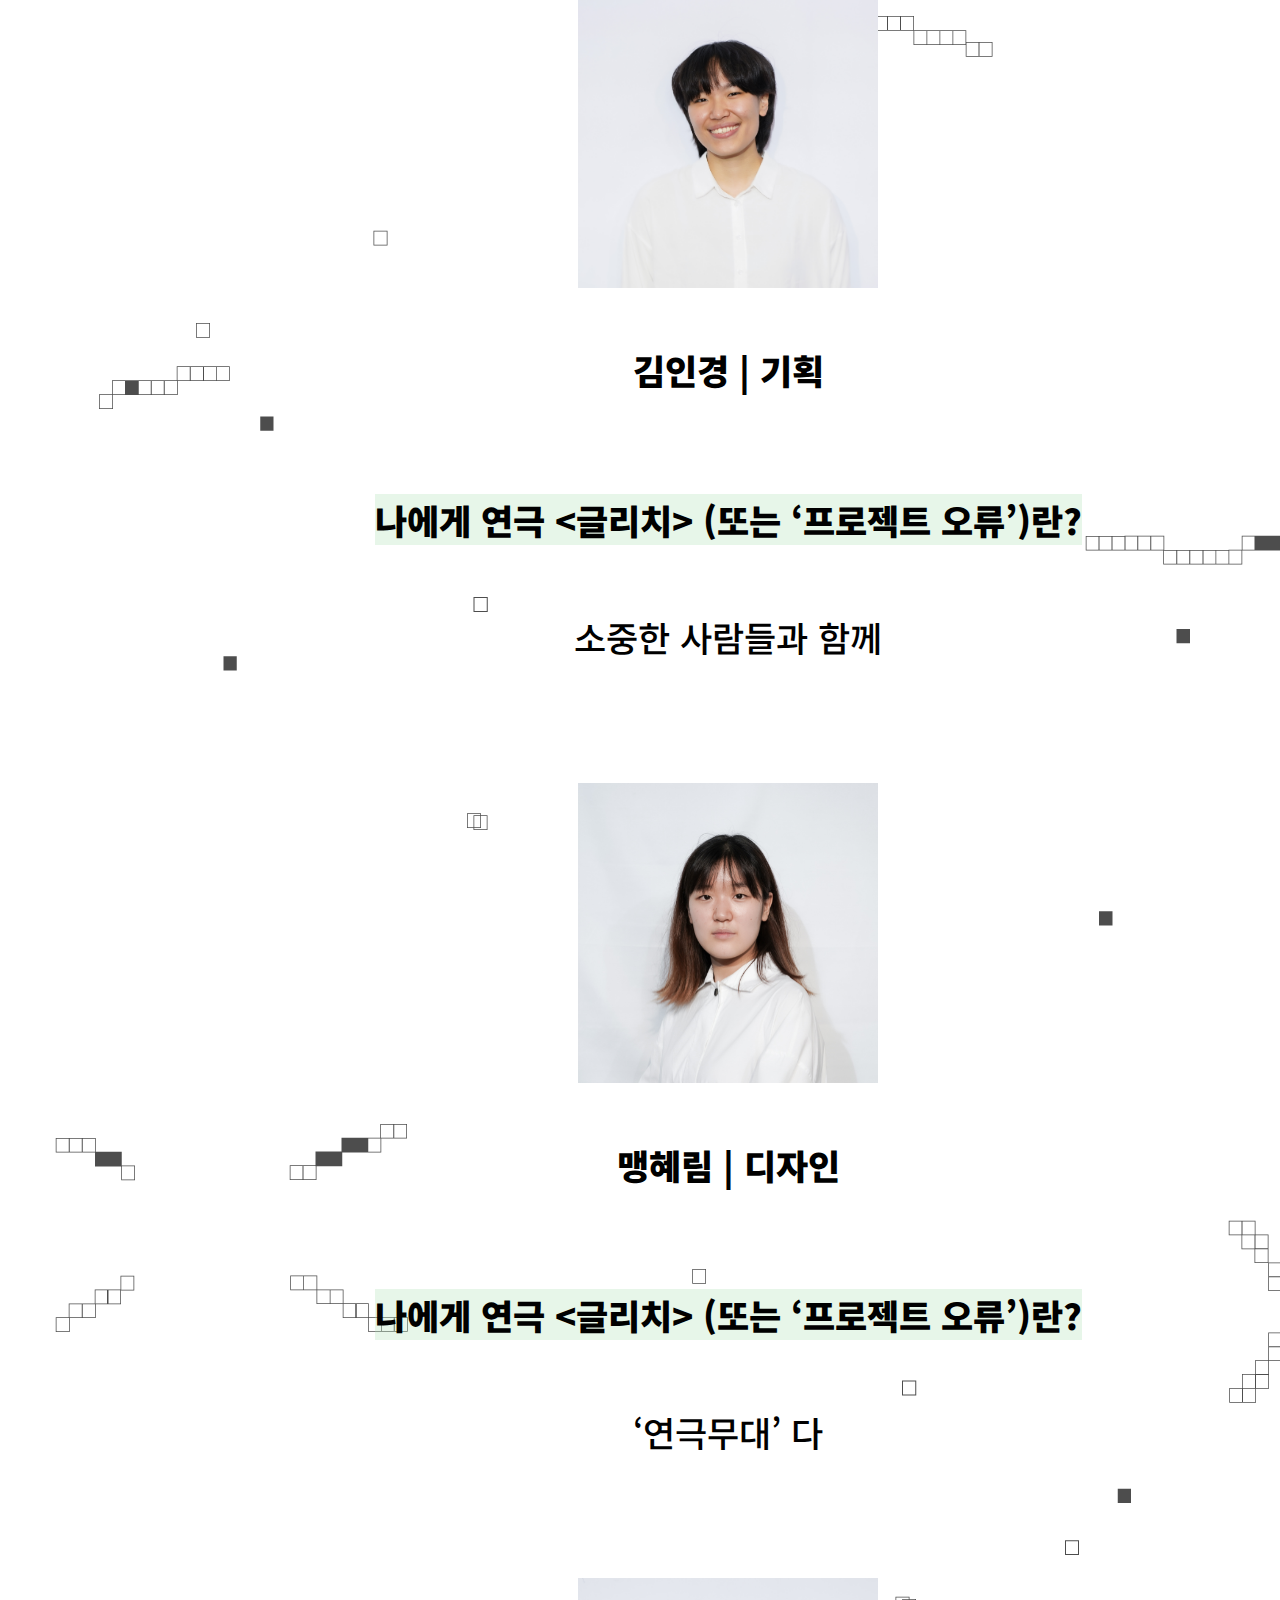
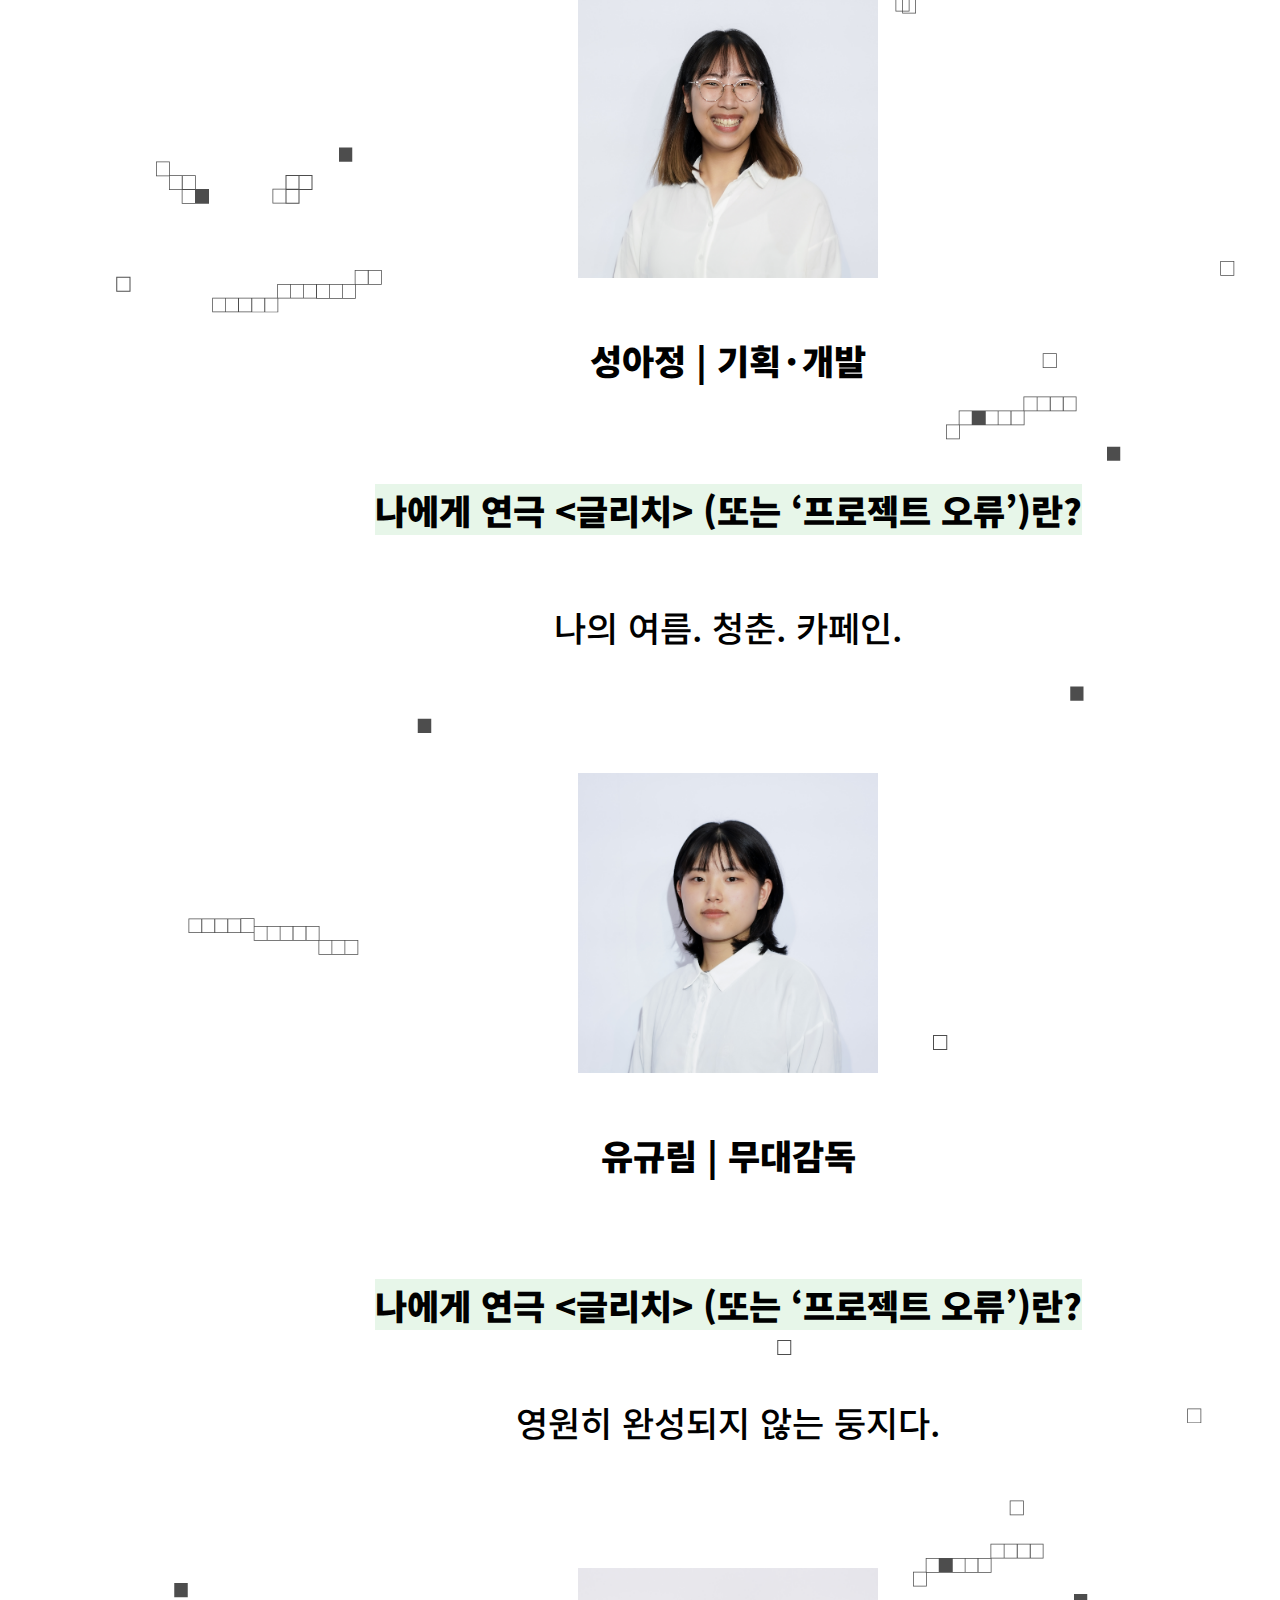
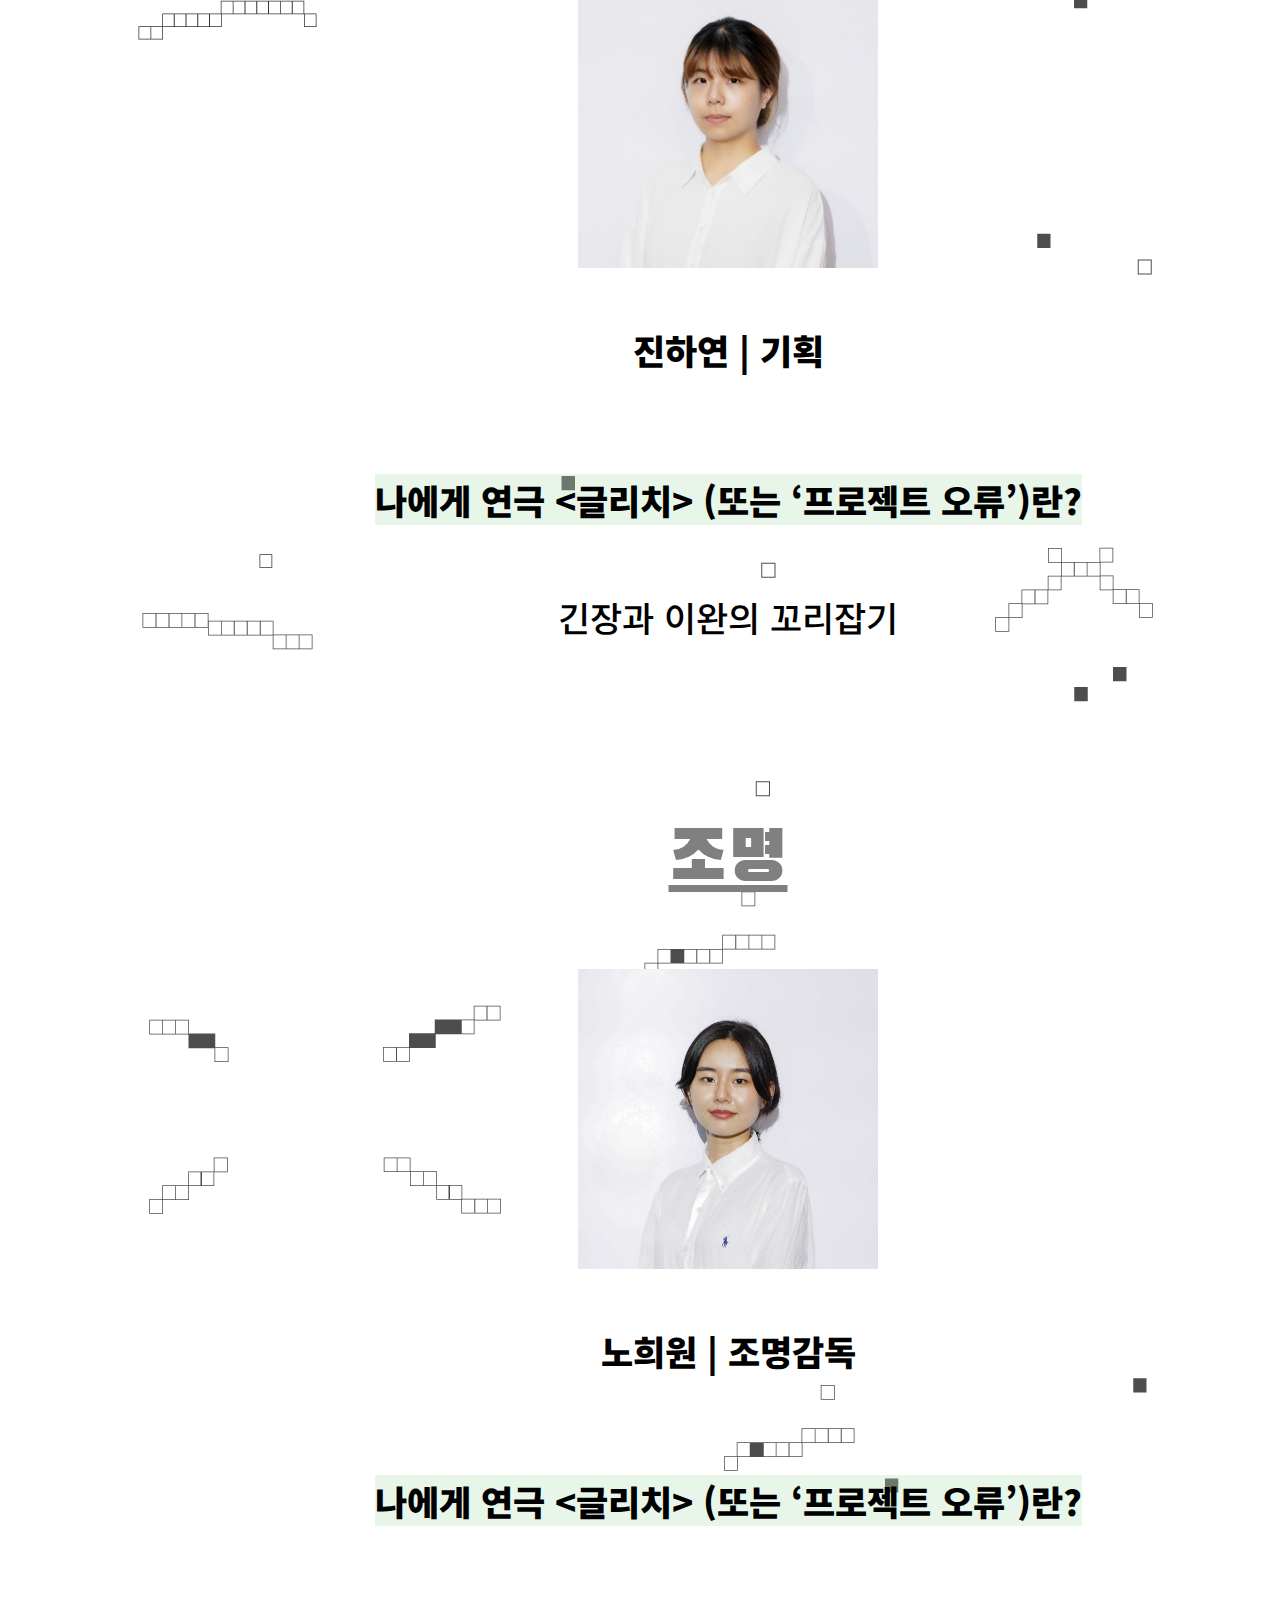
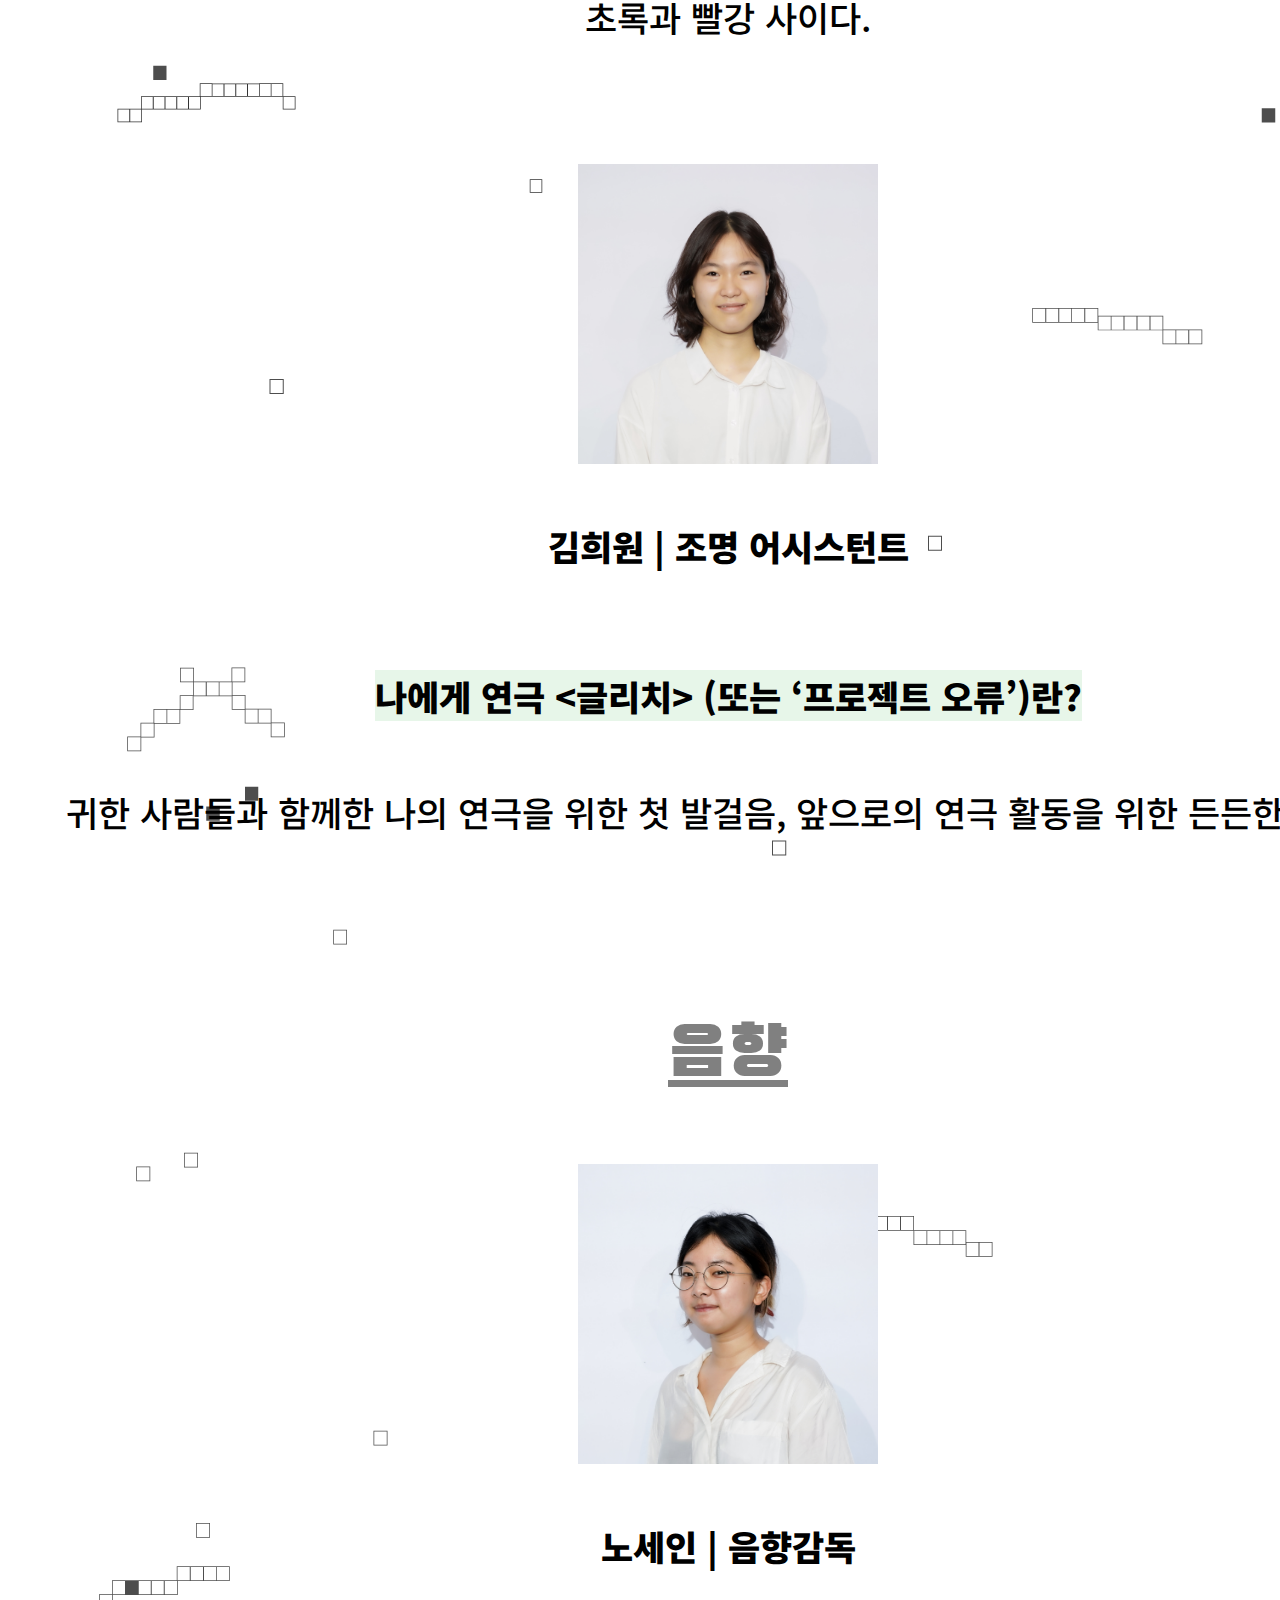
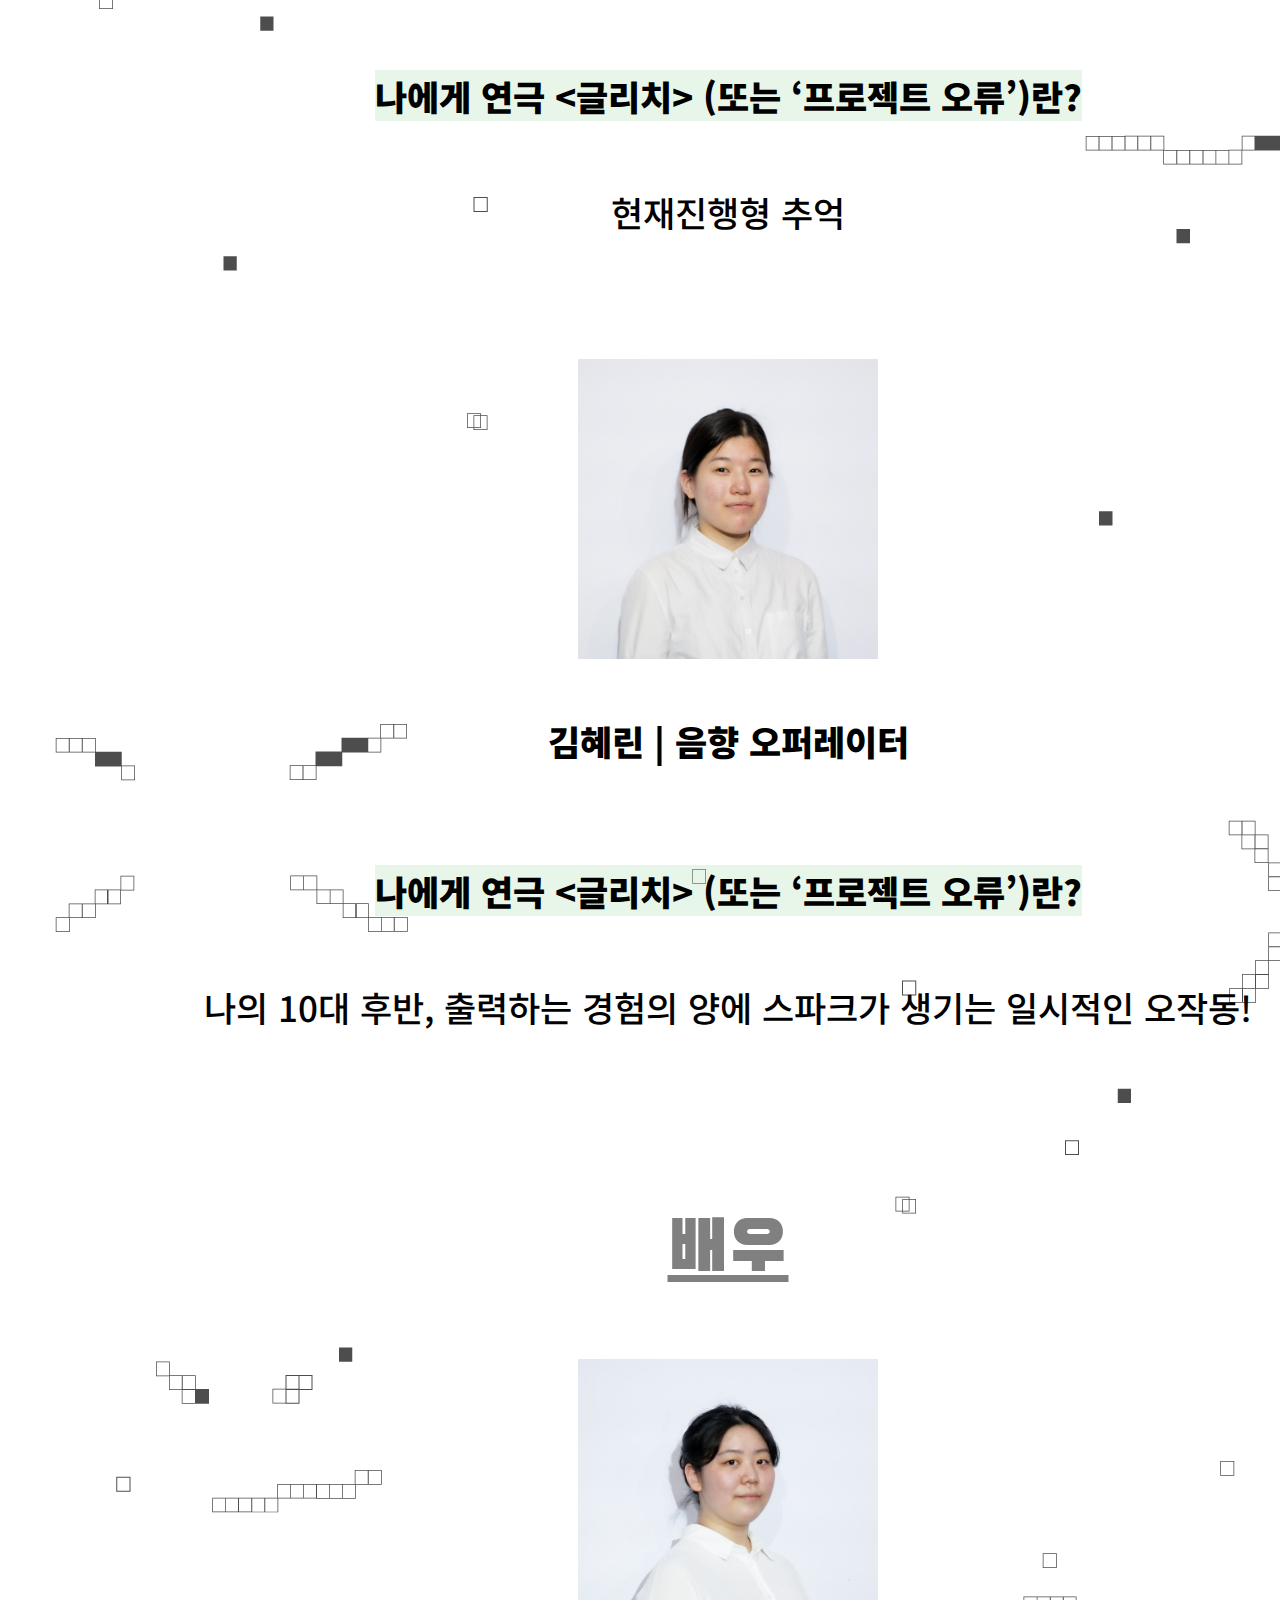
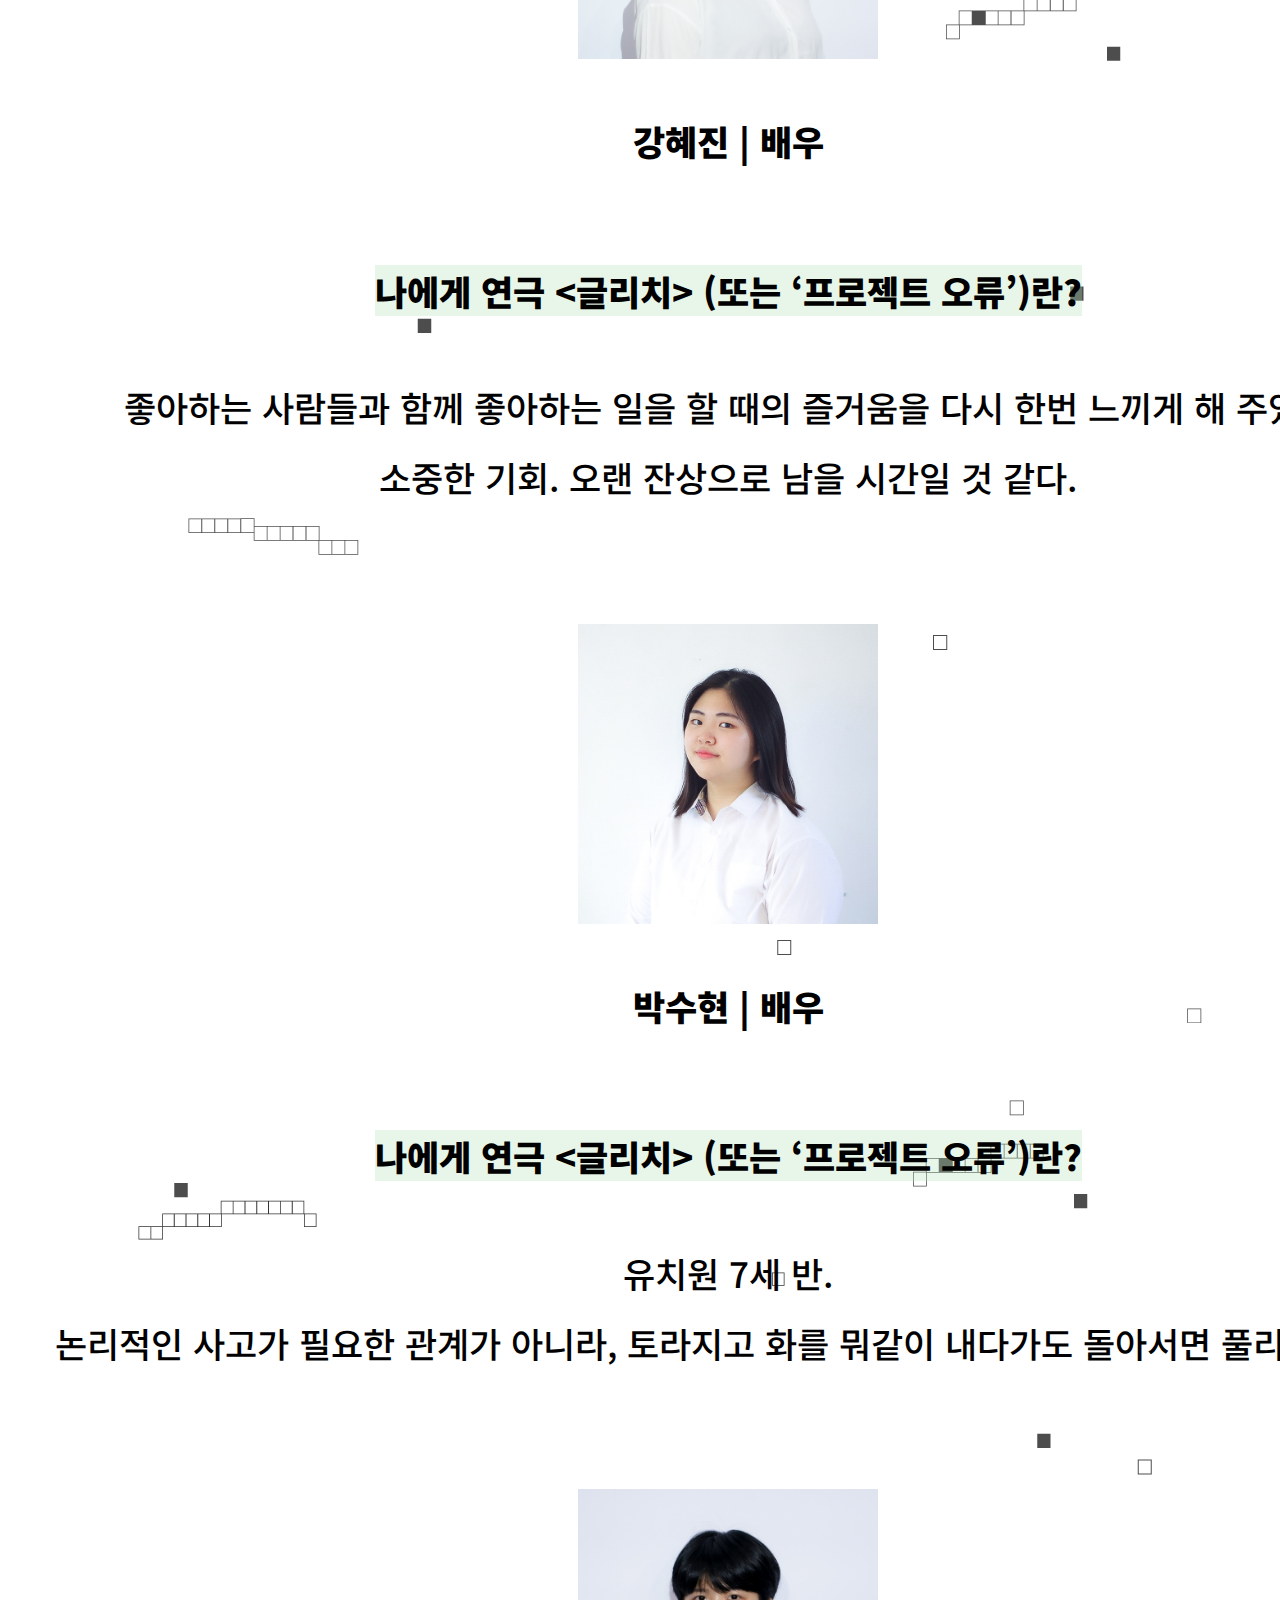
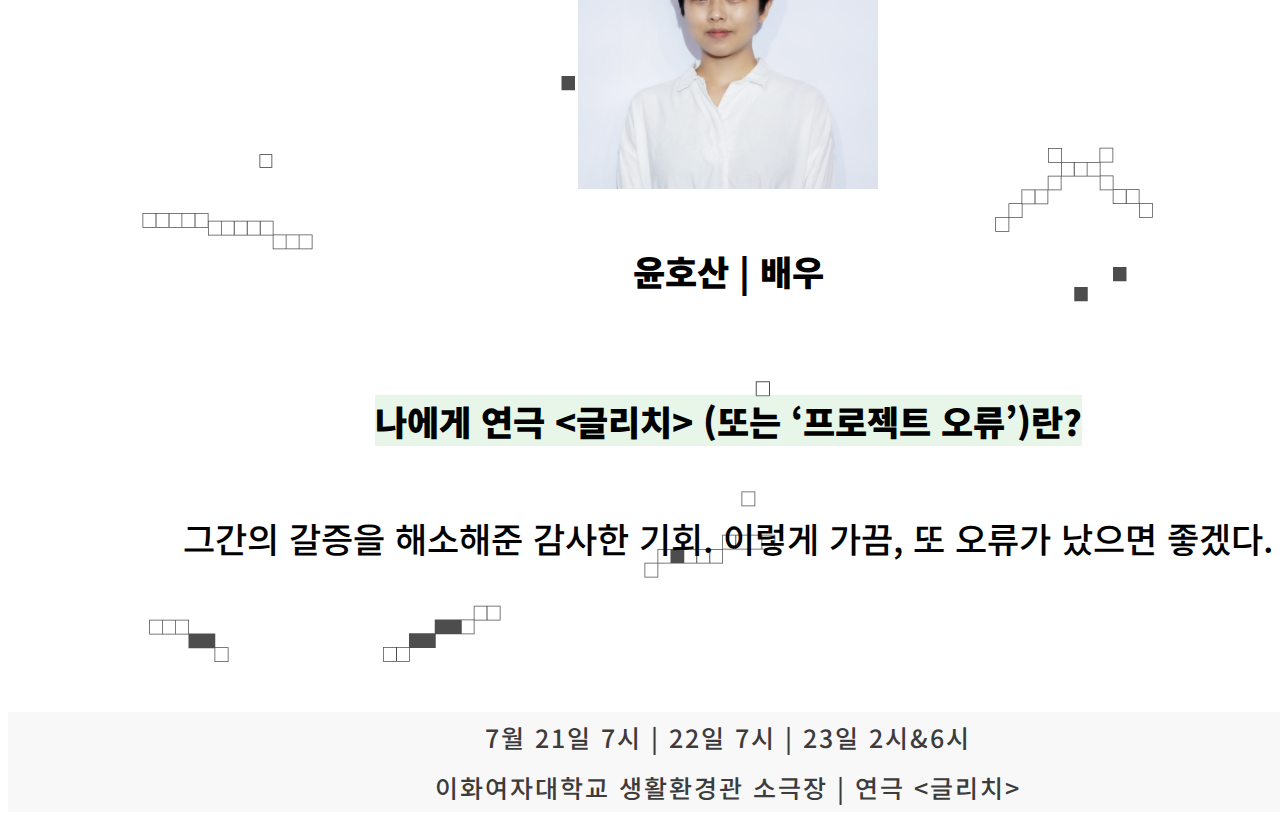
<file: creativeteam.html>
<!DOCTYPE html>
<html lang="ko">
    <head>
        <title>프로젝트 오류</title>
        <meta charset="utf-8">
        <link rel="stylesheet" href="style.css">
        <link rel="preconnect" href="https://fonts.googleapis.com">
        <link rel="preconnect" href="https://fonts.gstatic.com" crossorigin>
        <link href="https://fonts.googleapis.com/css2?family=Bebas+Neue&family=Black+Han+Sans&family=Gothic+A1:wght@700&family=Nanum+Myeongjo&family=Noto+Sans+KR:wght@100;300&display=swap" rel="stylesheet">
    </head>

    <body>
        <div id="wrap">
            <div class="header-wrap">
                <div class="header-container"><a href="projectoryu.html"><img src="글리치로고검정.png" style="width: 500px; padding: 100px 0px 100px 0px"></a></div>
            </div>
            <div class="introduction-wrap">
                <div class="tab">
                    <ul class="tabnav">
                        <li><a href="projectoryu.html">프로젝트 오류</a></li>
                        <li><a href="aboutplay.html">공연정보</a></li>
                        <li><a href="cast.html">캐스트</a></li>
                        <li><a href="interview.html">극작인터뷰</a></li>
                        <li><a style="background-color: rgba(0, 0, 0, 0.1);" href="creativeteam.html">창작진 소개</a></li>
                        <li><a href="photo.html">사진</a></li>
                        <li><a href="credit.html">후원자 명단</a></li>
                    </ul>
                </div>
            </div>
            <div class="main-wrap" style="background-color: rgba(255, 255, 255, 0.75);">
                    <div class="title"><h1>연출</h1></div>
                    <div class="staff-container">
                        <div class="staff-photo"><img src="김혜진.jpg" width="300px" height="100%" style="padding: 5px 5px 5px 5px;"><h3>김혜진  |  연출</h3></div>
                        <div class="staff-text">
                            <h3><span class="hl1">
                                나에게 연극 <글리치> (또는 ‘프로젝트 오류’)란?
                            </span></h3>
                            <h4>
                                ㄱㄱㄲㅡㄹ글ㄹㅣㅣㅣㅊ치ㅡ칯ㅊ
                            </h4>
                        </div>
                    </div>

                    <div class="title"><h1>기획·홍보·무대·디자인</h1></div>
                    <div class="staff-container">
                        <div class="staff-photo"><img src="김인경.jpg" width="300px" height="100%" style="padding: 5px 5px 5px 5px;"><h3>김인경  |  기획</h3></div>
                        <div class="staff-text">
                            <h3><span class="hl1">
                                나에게 연극 <글리치> (또는 ‘프로젝트 오류’)란?
                            </span></h3>
                            <h4>
                                소중한 사람들과 함께
                            </h4>
                        </div>
                    </div>
                    <div class="staff-container">
                        <div class="staff-photo"><img src="맹혜림.jpg" width="300px" height="100%" style="padding: 5px 5px 5px 5px;"><h3>맹혜림  |  디자인</h3></div>
                        <div class="staff-text">
                            <h3><span class="hl1">
                                나에게 연극 <글리치> (또는 ‘프로젝트 오류’)란?
                            </span></h3>
                            <h4>
                                ‘연극무대’ 다
                            </h4>
                        </div>
                    </div>
                    <div class="staff-container">
                        <div class="staff-photo"><img src="성아정.jpg" width="300px" height="100%" style="padding: 5px 5px 5px 5px;"><h3>성아정  |  기획·개발</h3></div>
                        <div class="staff-text">
                            <h3><span class="hl1">
                                나에게 연극 <글리치> (또는 ‘프로젝트 오류’)란?
                            </span></h3>
                            <h4>
                                나의 여름. 청춘. 카페인.
                            </h4>
                        </div>
                    </div>
                    <div class="staff-container">
                        <div class="staff-photo"><img src="유규림.jpg" width="300px" height="100%" style="padding: 5px 5px 5px 5px;"><h3>유규림  |  무대감독</h3></div>
                        <div class="staff-text">
                            <h3><span class="hl1">
                                나에게 연극 <글리치> (또는 ‘프로젝트 오류’)란?
                            </span></h3>
                            <h4>
                                영원히 완성되지 않는 둥지다.
                            </h4>
                        </div>
                    </div>
                    <div class="staff-container">
                        <div class="staff-photo"><img src="진하연.jpg" width="300px" height="100%" style="padding: 5px 5px 5px 5px;"><h3>진하연  |  기획</h3></div>
                        <div class="staff-text">
                            <h3><span class="hl1">
                                나에게 연극 <글리치> (또는 ‘프로젝트 오류’)란?
                            </span></h3>
                            <h4>
                                긴장과 이완의 꼬리잡기
                            </h4>
                        </div>
                    </div>

                    <div class="title"><h1>조명</h1></div>
                    <div class="staff-container">
                        <div class="staff-photo"><img src="노희원.jpg" width="300px" height="100%" style="padding: 5px 5px 5px 5px;"><h3>노희원  |  조명감독</h3></div>
                        <div class="staff-text">
                            <h3><span class="hl1">
                                나에게 연극 <글리치> (또는 ‘프로젝트 오류’)란?
                            </span></h3>
                            <h4>
                                초록과 빨강 사이다.
                            </h4>
                        </div>
                    </div>
                    <div class="staff-container">
                        <div class="staff-photo"><img src="김희원.jpg" width="300px" height="100%" style="padding: 5px 5px 5px 5px;"><h3>김희원  |  조명 어시스턴트</h3></div>
                        <div class="staff-text">
                            <h3><span class="hl1">
                                나에게 연극 <글리치> (또는 ‘프로젝트 오류’)란?
                            </span></h3>
                            <h4>
                                귀한 사람들과 함께한 나의 연극을 위한 첫 발걸음, 앞으로의 연극 활동을 위한 든든한 디딤돌
                            </h4>
                        </div>
                    </div>


                    <div class="title"><h1>음향</h1></div>
                    <div class="staff-container">
                        <div class="staff-photo"><img src="노세인.jpg" width="300px" height="100%" style="padding: 5px 5px 5px 5px;"><h3>노세인  |  음향감독</h3></div>
                        <div class="staff-text">
                            <h3><span class="hl1">
                                나에게 연극 <글리치> (또는 ‘프로젝트 오류’)란?
                            </span></h3>
                            <h4>
                                현재진행형 추억
                            </h4>
                        </div>
                    </div>
                    <div class="staff-container">
                        <div class="staff-photo"><img src="김혜린.jpg" width="300px" height="100%" style="padding: 5px 5px 5px 5px;"><h3>김혜린  |  음향 오퍼레이터</h3></div>
                        <div class="staff-text">
                            <h3><span class="hl1">
                                나에게 연극 <글리치> (또는 ‘프로젝트 오류’)란?
                            </span></h3>
                            <h4>
                                나의 10대 후반, 출력하는 경험의 양에 스파크가 생기는 일시적인 오작동!
                            </h4>
                        </div>
                    </div>

                    <div class="title"><h1>배우</h1></div>
                    <div class="staff-container">
                        <div class="staff-photo"><img src="강혜진.jpg" width="300px" height="100%" style="padding: 5px 5px 5px 5px;"><h3>강혜진  |  배우</h3></div>
                        <div class="staff-text">
                            <h3><span class="hl1">
                                나에게 연극 <글리치> (또는 ‘프로젝트 오류’)란?
                            </span></h3>
                            <h4>
                                좋아하는 사람들과 함께 좋아하는 일을 할 때의 즐거움을 다시 한번 느끼게 해 주었던<br>소중한 기회. 오랜 잔상으로 남을 시간일 것 같다.
                            </h4>
                        </div>
                    </div>
                    <div class="staff-container">
                        <div class="staff-photo"><img src="박수현.jpg" width="300px" height="100%" style="padding: 5px 5px 5px 5px;"><h3>박수현  |  배우</h3></div>
                        <div class="staff-text">
                            <h3><span class="hl1">
                                나에게 연극 <글리치> (또는 ‘프로젝트 오류’)란?
                            </span></h3>
                            <h4>
                                유치원 7세 반.<br>논리적인 사고가 필요한 관계가 아니라, 토라지고 화를 뭐같이 내다가도 돌아서면 풀리는 사이.
                            </h4>
                        </div>
                    </div>             
                    <div class="staff-container">
                        <div class="staff-photo"><img src="윤호산.jpg" width="300px" height="100%" style="padding: 5px 5px 5px 5px;"><h3>윤호산  |  배우</h3></div>
                        <div class="staff-text">
                            <h3><span class="hl1">
                                나에게 연극 <글리치> (또는 ‘프로젝트 오류’)란?
                            </span></h3>
                            <h4>
                                그간의 갈증을 해소해준 감사한 기회. 이렇게 가끔, 또 오류가 났으면 좋겠다.
                            </h4>
                        </div>
                    </div>
                    
            </div>

            <div id="footer-wrap">
                <h4 style="padding: 0px; font-size: 25px; line-height: 50px; color: rgb(60, 60, 60); letter-spacing: 2px;">7월 21일 7시 | 22일 7시 | 23일 2시&6시<br>이화여자대학교 생활환경관 소극장 | 연극 <글리치></h4>
            </div>
        </div>
    </body>
</html>
</file>
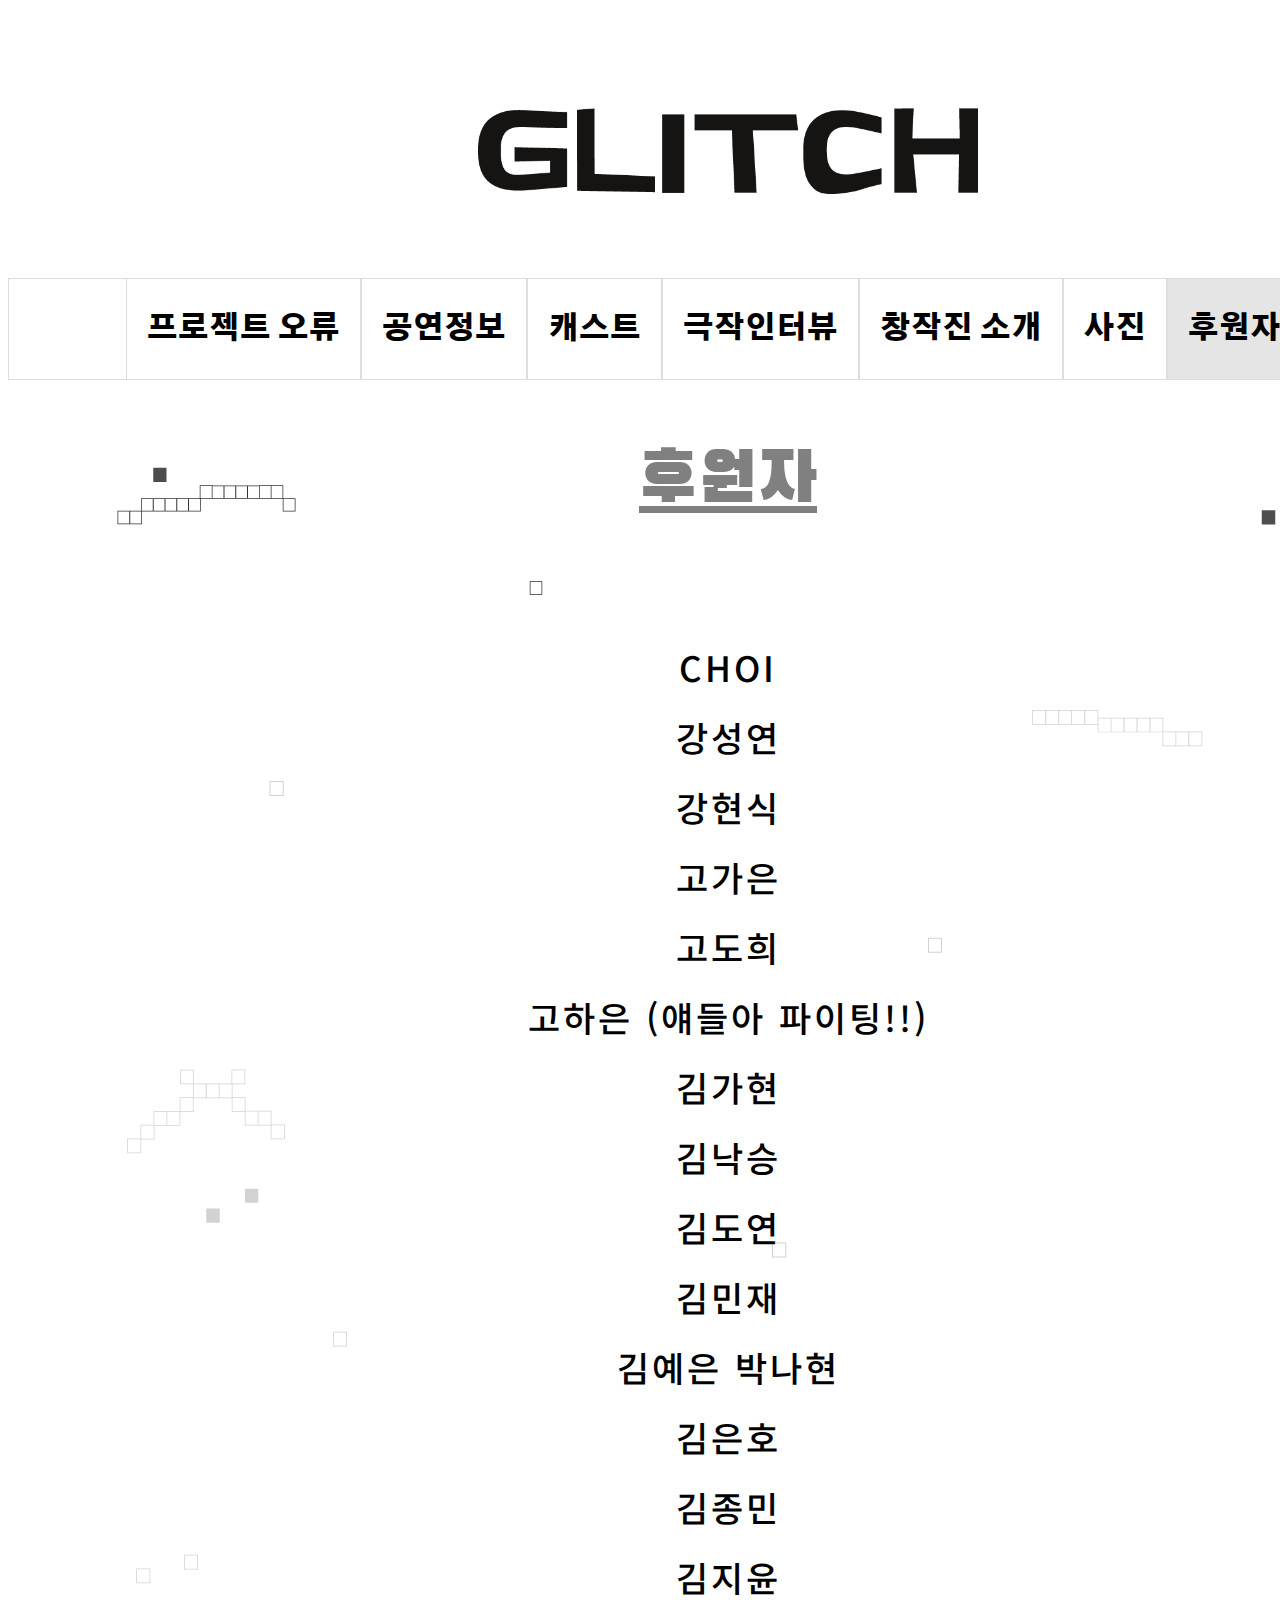
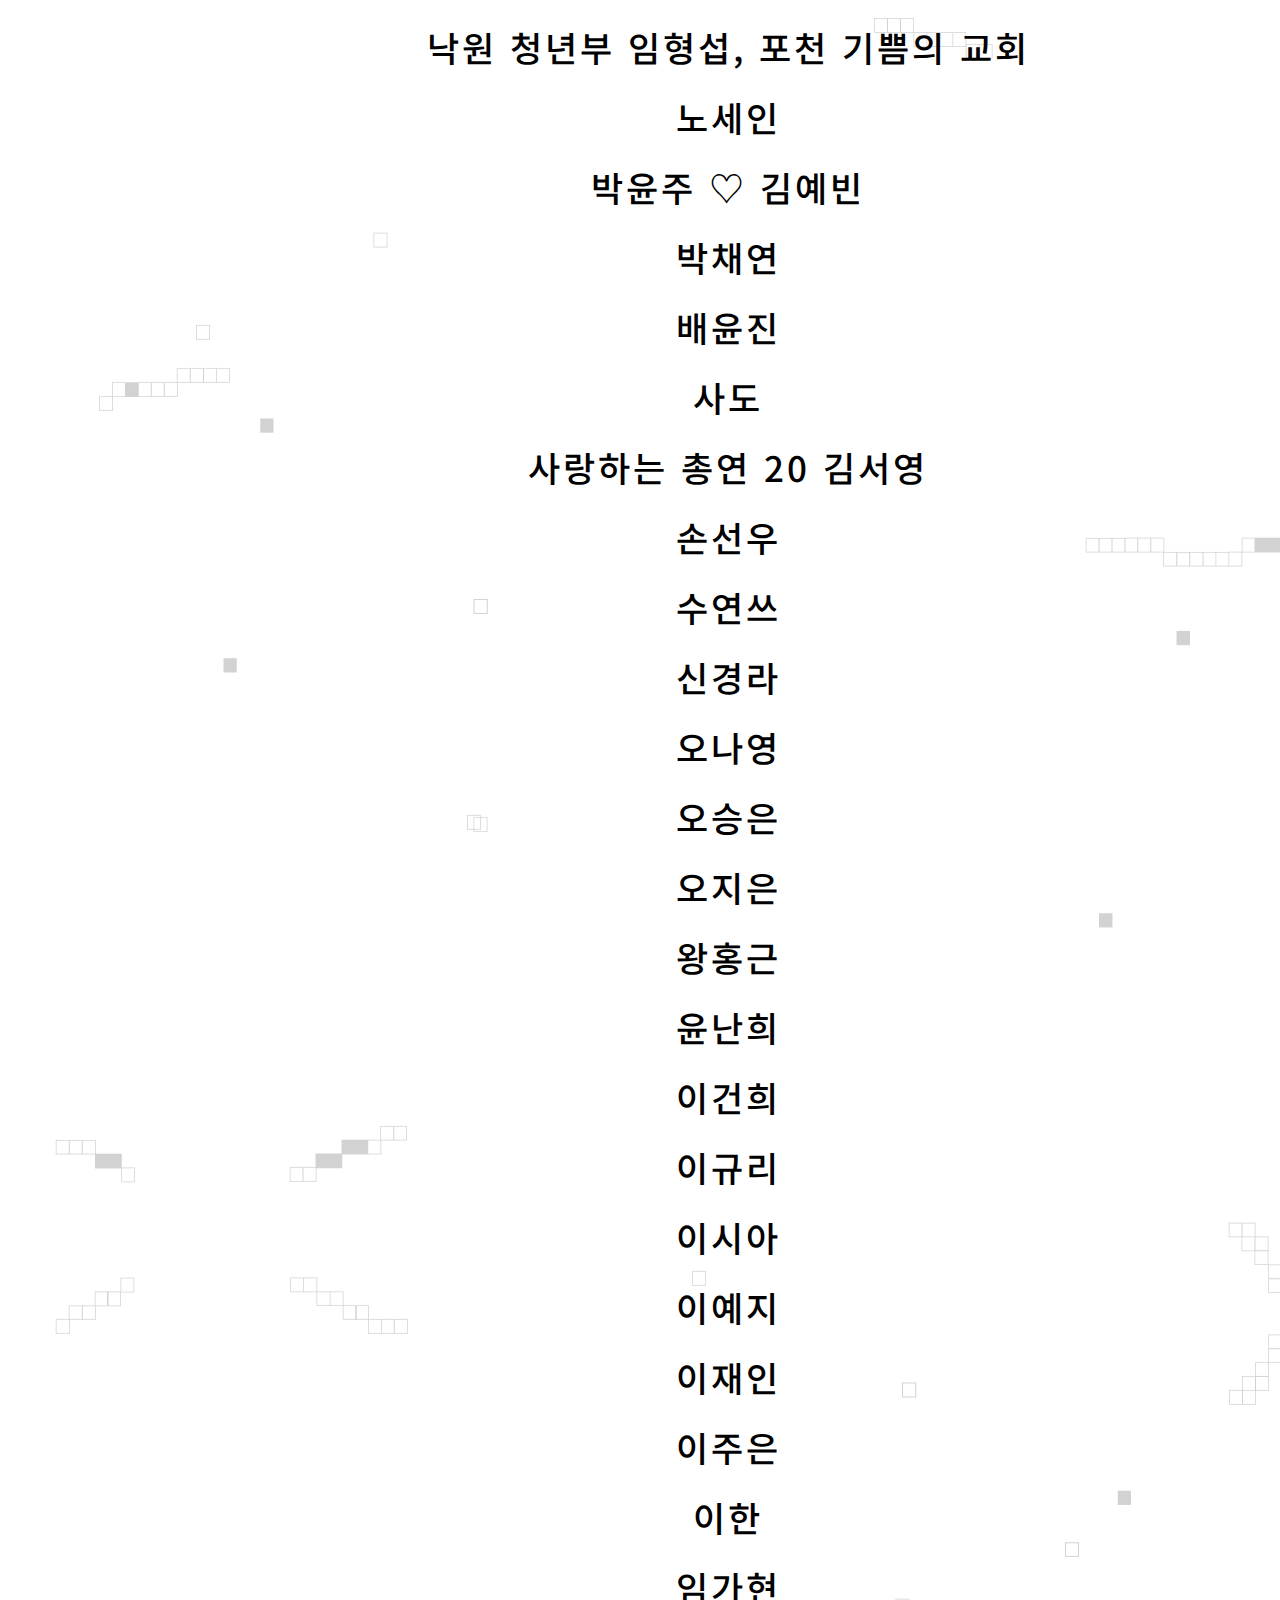
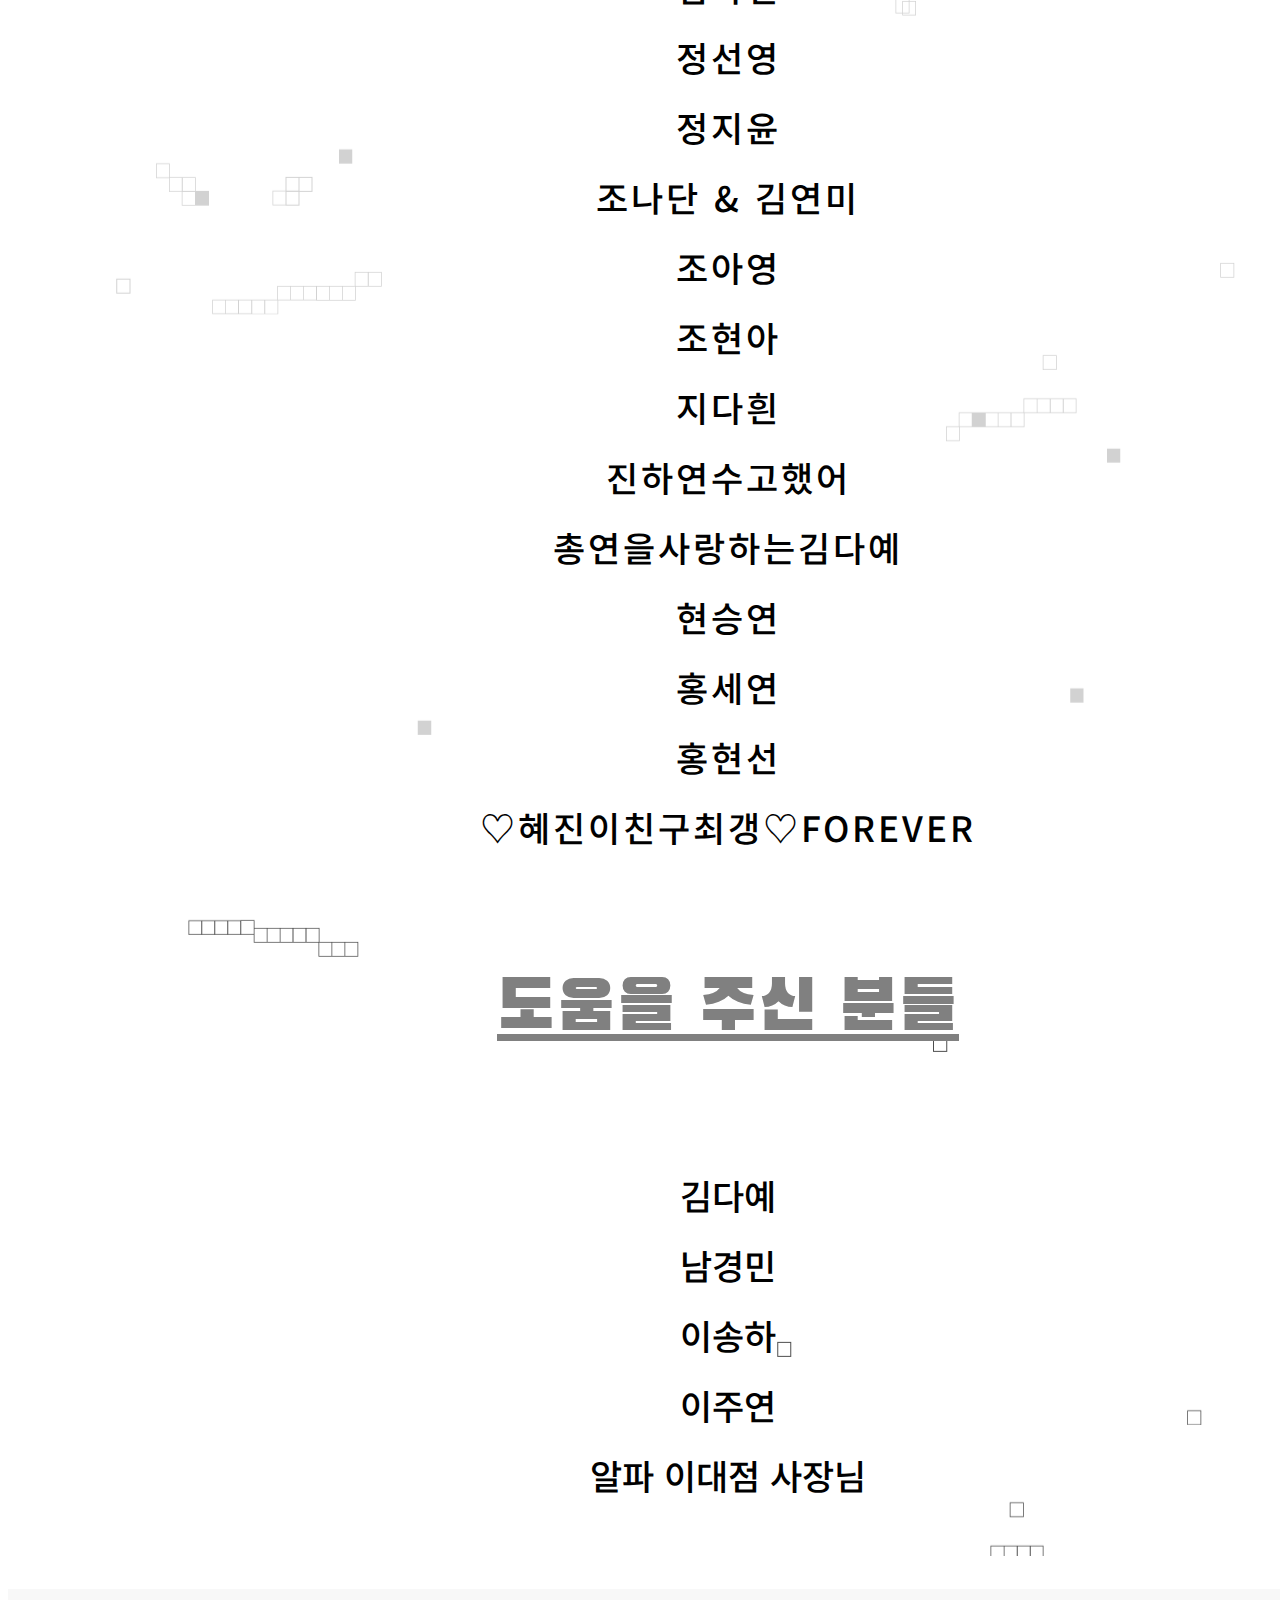
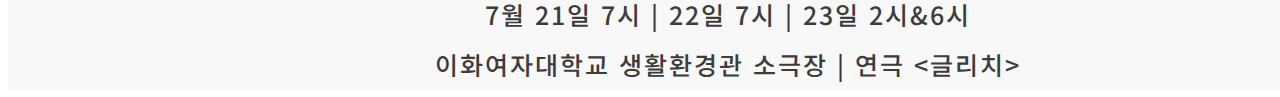
<file: credit.html>
<!DOCTYPE html>
<html lang="ko">
    <head>
        <title>프로젝트 오류</title>
        <meta charset="utf-8">
        <link rel="stylesheet" href="style.css">
        <link rel="preconnect" href="https://fonts.googleapis.com">
        <link rel="preconnect" href="https://fonts.gstatic.com" crossorigin>
        <link href="https://fonts.googleapis.com/css2?family=Bebas+Neue&family=Black+Han+Sans&family=Gothic+A1:wght@700&family=Nanum+Myeongjo&family=Noto+Sans+KR:wght@100;300&display=swap" rel="stylesheet">
    </head>

    <body>
        <div id="wrap">
            <div class="header-wrap">
                <div class="header-container"><a href="projectoryu.html"><img src="글리치로고검정.png" style="width: 500px; padding: 100px 0px 100px 0px"></a></div>
            </div>
            <div class="introduction-wrap">
                <ul class="tabnav">
                    <li><a href="projectoryu.html">프로젝트 오류</a></li>
                    <li><a href="aboutplay.html">공연정보</a></li>
                    <li><a href="cast.html">캐스트</a></li>
                    <li><a href="interview.html">극작인터뷰</a></li>
                    <li><a href="creativeteam.html">창작진 소개</a></li>
                    <li><a href="photo.html">사진</a></li>
                    <li><a style="background-color: rgba(0, 0, 0, 0.1);" href="credit.html">후원자 명단</a></li>
                </ul>
            </div>
            <div class="main-wrap">
                <div class="title"><h1>후원자</h1></div>
                <div class="name-list">
                        <h4>Choi<br>
                            강성연<br>
                            강현식<br>
                            고가은<br>
                            고도희<br>
                            고하은 (얘들아 파이팅!!)<br>
                            김가현<br>
                            김낙승<br>
                            김도연<br>
                            김민재<br>
                            김예은 박나현<br>
                            김은호<br>
                            김종민<br>
                            김지윤<br>
                            낙원 청년부 임형섭, 포천 기쁨의 교회<br>
                            노세인<br>
                            박윤주 ♡ 김예빈<br>
                            박채연<br>
                            배윤진<br>
                            사도<br>
                            사랑하는 총연 20 김서영<br>
                            손선우<br>
                            수연쓰<br>
                            신경라<br>
                            오나영<br>
                            오승은<br>
                            오지은<br>
                            왕홍근<br>
                            윤난희<br>
                            이건희<br>
                            이규리<br>
                            이시아<br>
                            이예지<br>
                            이재인<br>
                            이주은<br>
                            이한<br>
                            임가현<br>
                            정선영<br>
                            정지윤 <br>
                            조나단 & 김연미<br>
                            조아영<br>
                            조현아<br>
                            지다흰<br>
                            진하연수고했어<br>
                            총연을사랑하는김다예<br>
                            현승연<br>
                            홍세연<br>
                            홍현선<br>
                            ♡혜진이친구최갱♡forever<br>
                            </h4>
                </div>
                <div class="title"><h1>도움을 주신 분들</h1></div>
                <h4>김다예<br>
                    남경민<br>
                    이송하<br>
                    이주연<br>
                    알파 이대점 사장님
                </h4>
            </div>
            <div id="footer-wrap">
                <h4 style="padding: 0px; font-size: 25px; line-height: 50px; color: rgb(60, 60, 60); letter-spacing: 2px;">7월 21일 7시 | 22일 7시 | 23일 2시&6시<br>이화여자대학교 생활환경관 소극장 | 연극 <글리치></h4>
            </div>
        </div>
    </body>
</html>
</file>
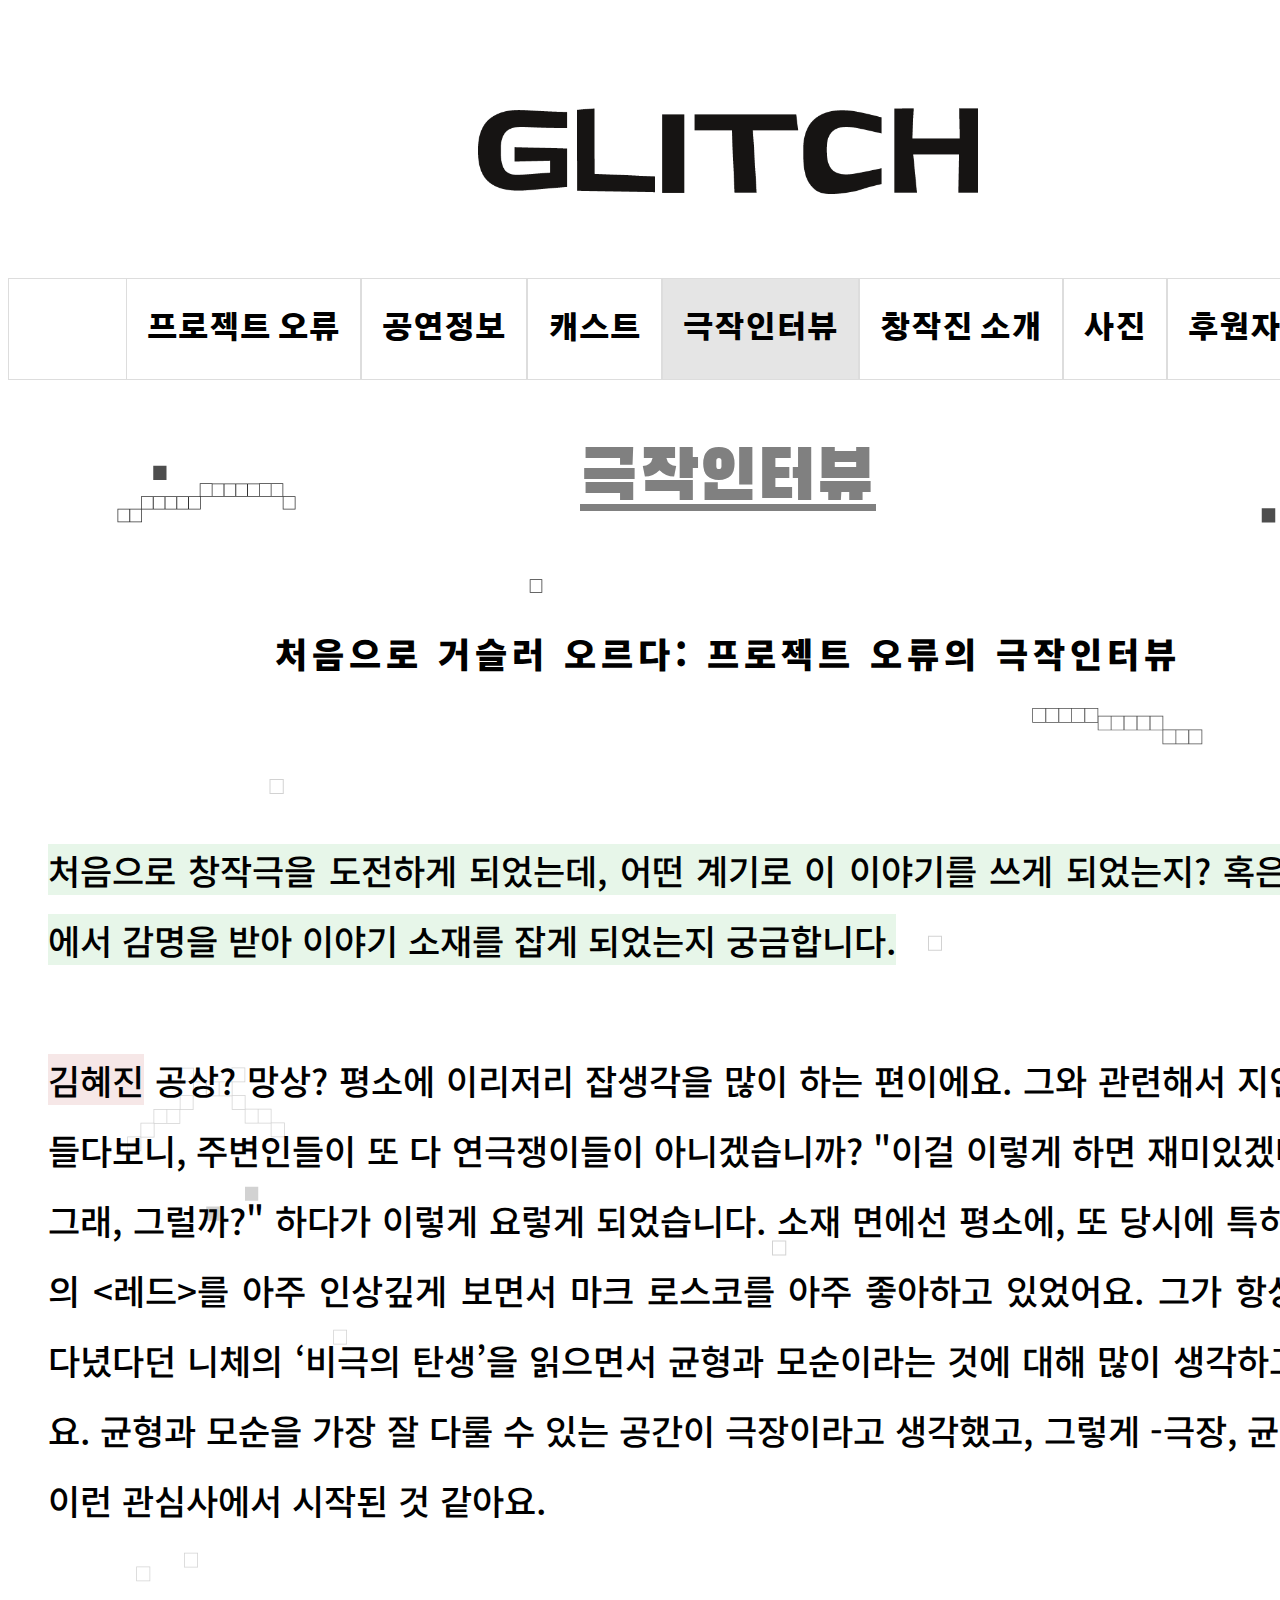
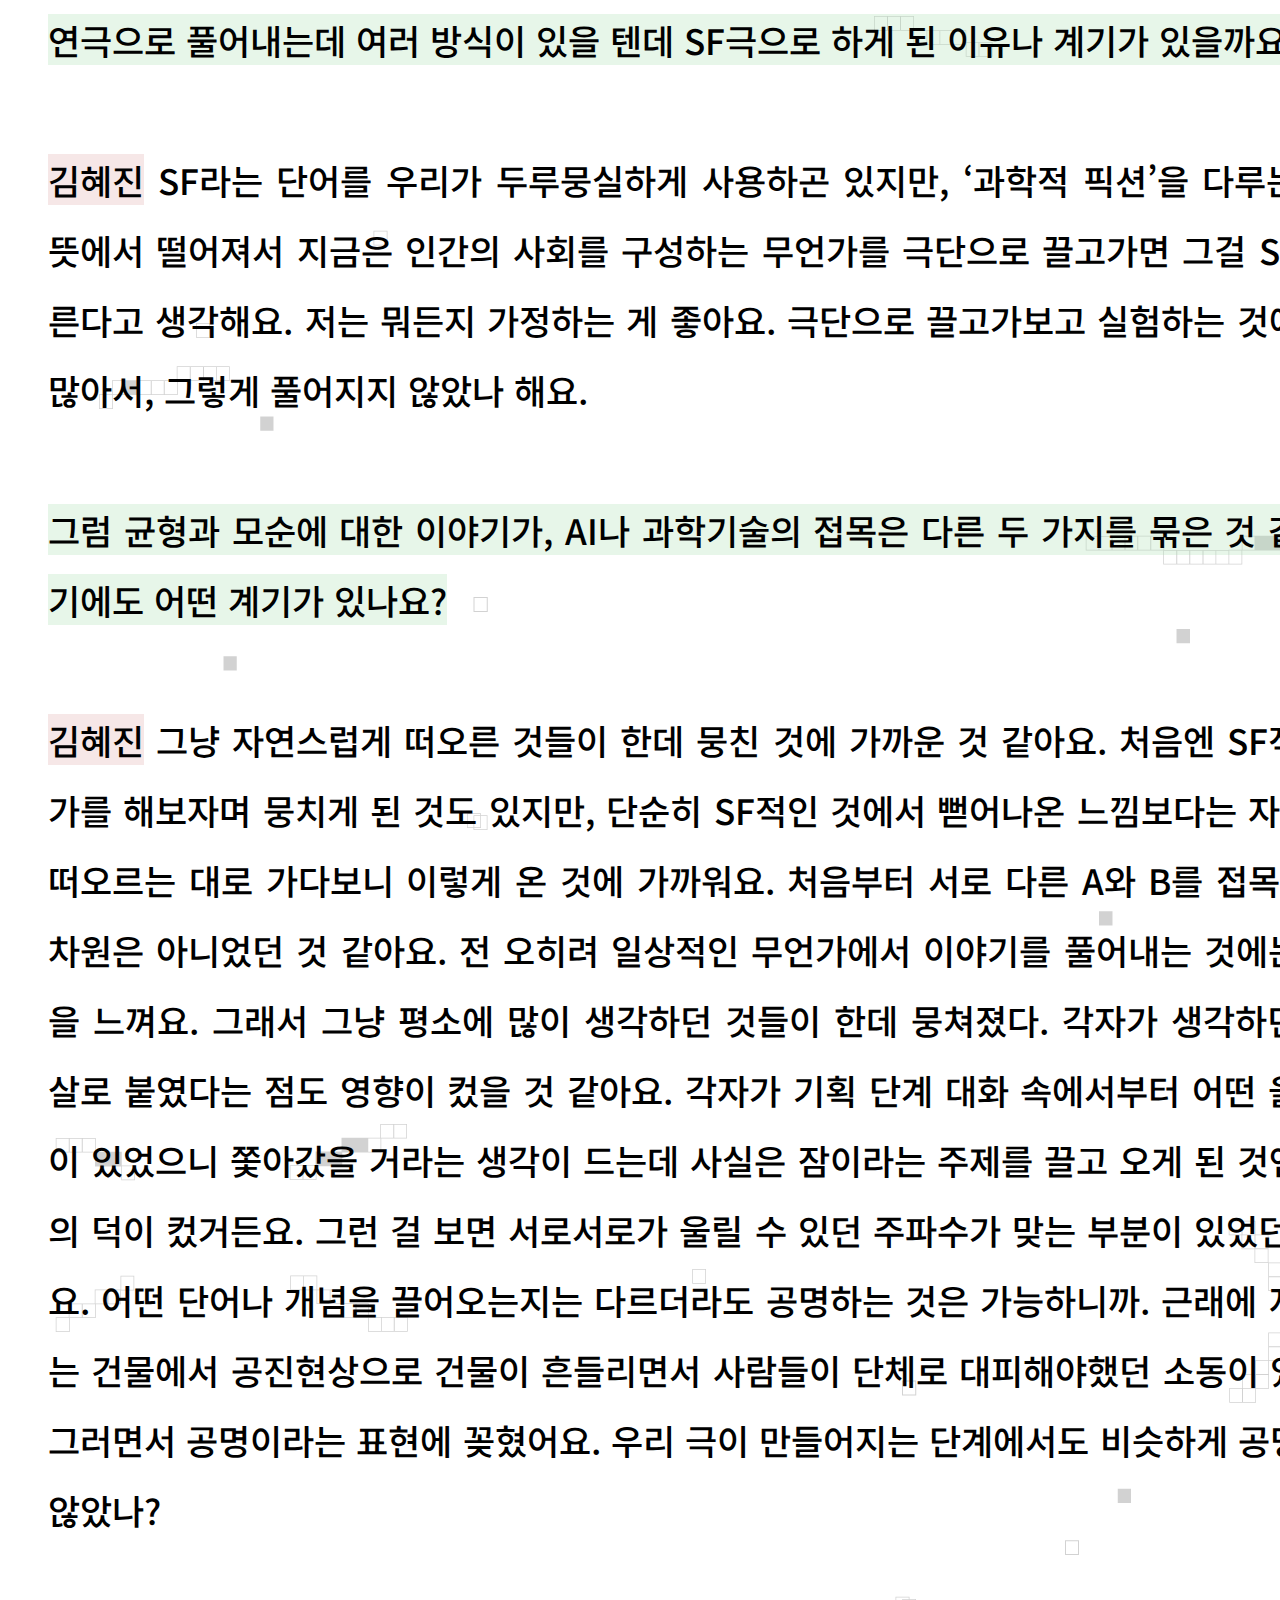
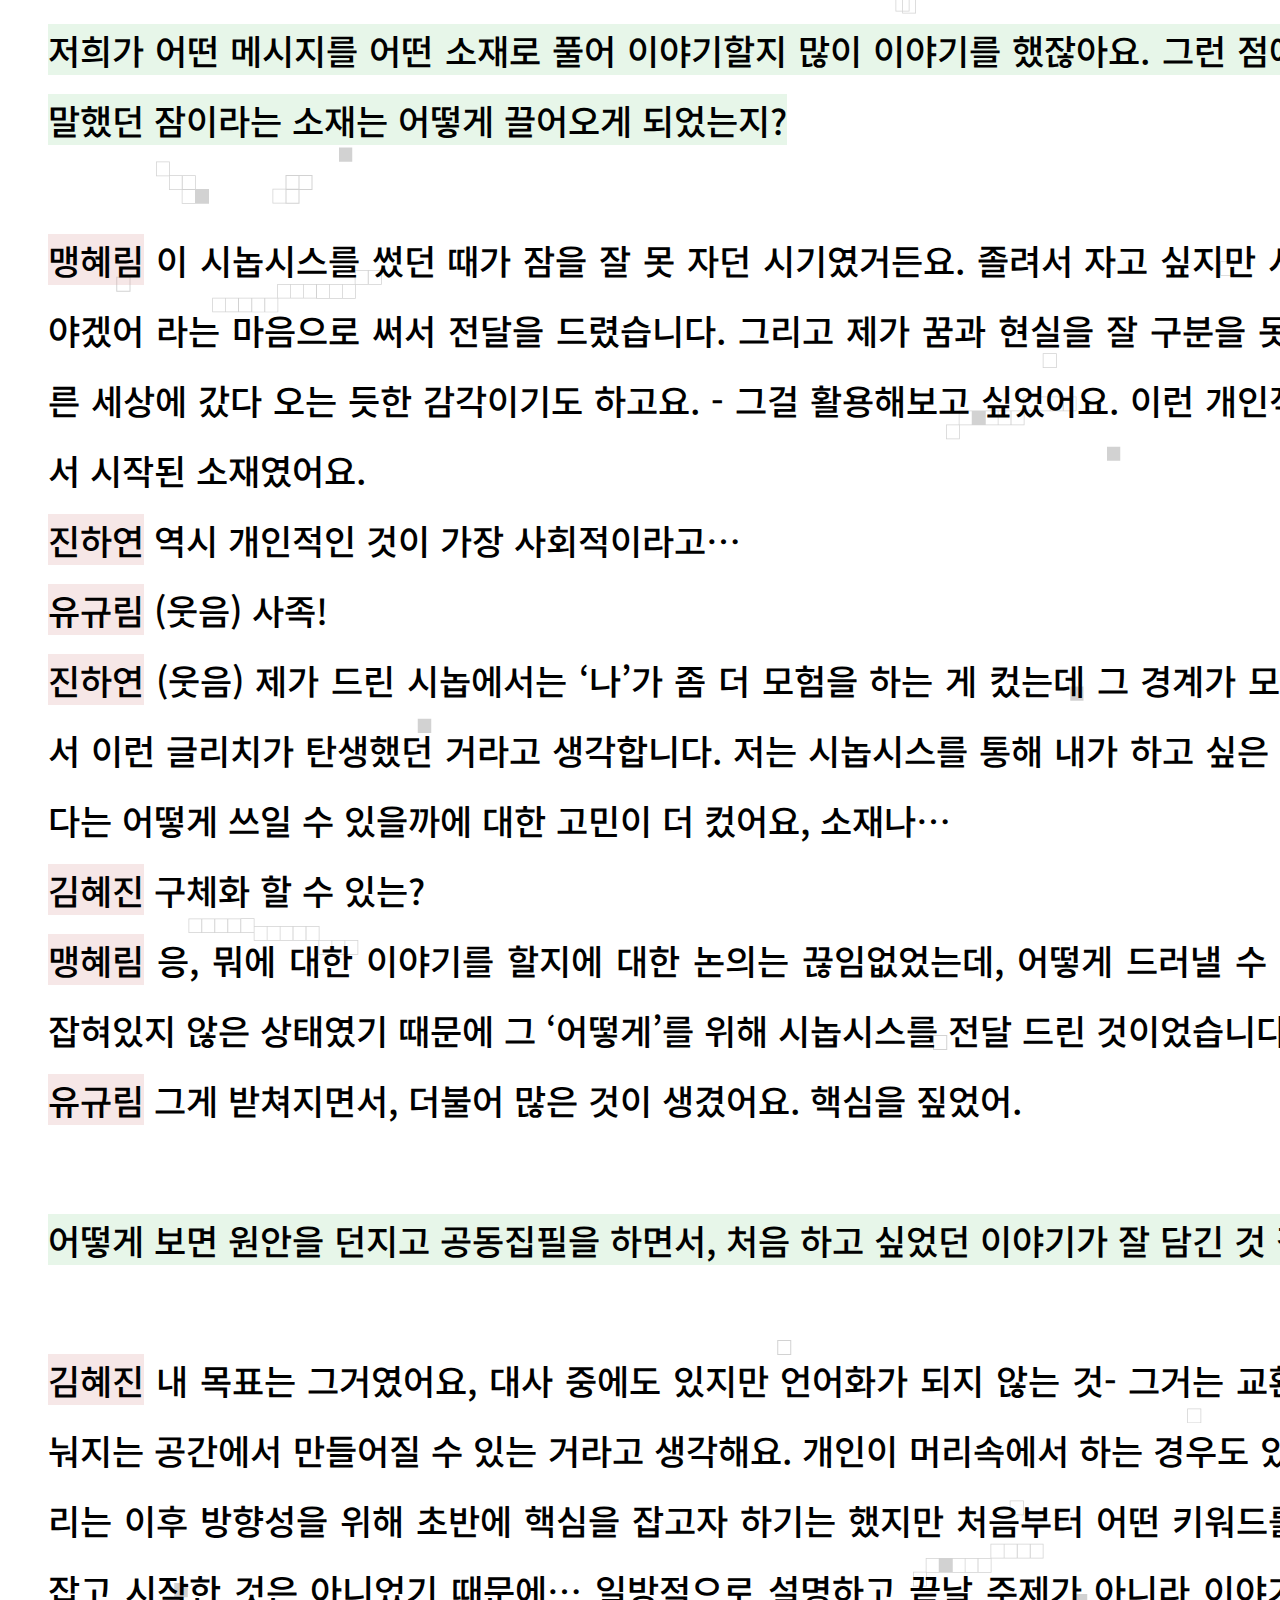
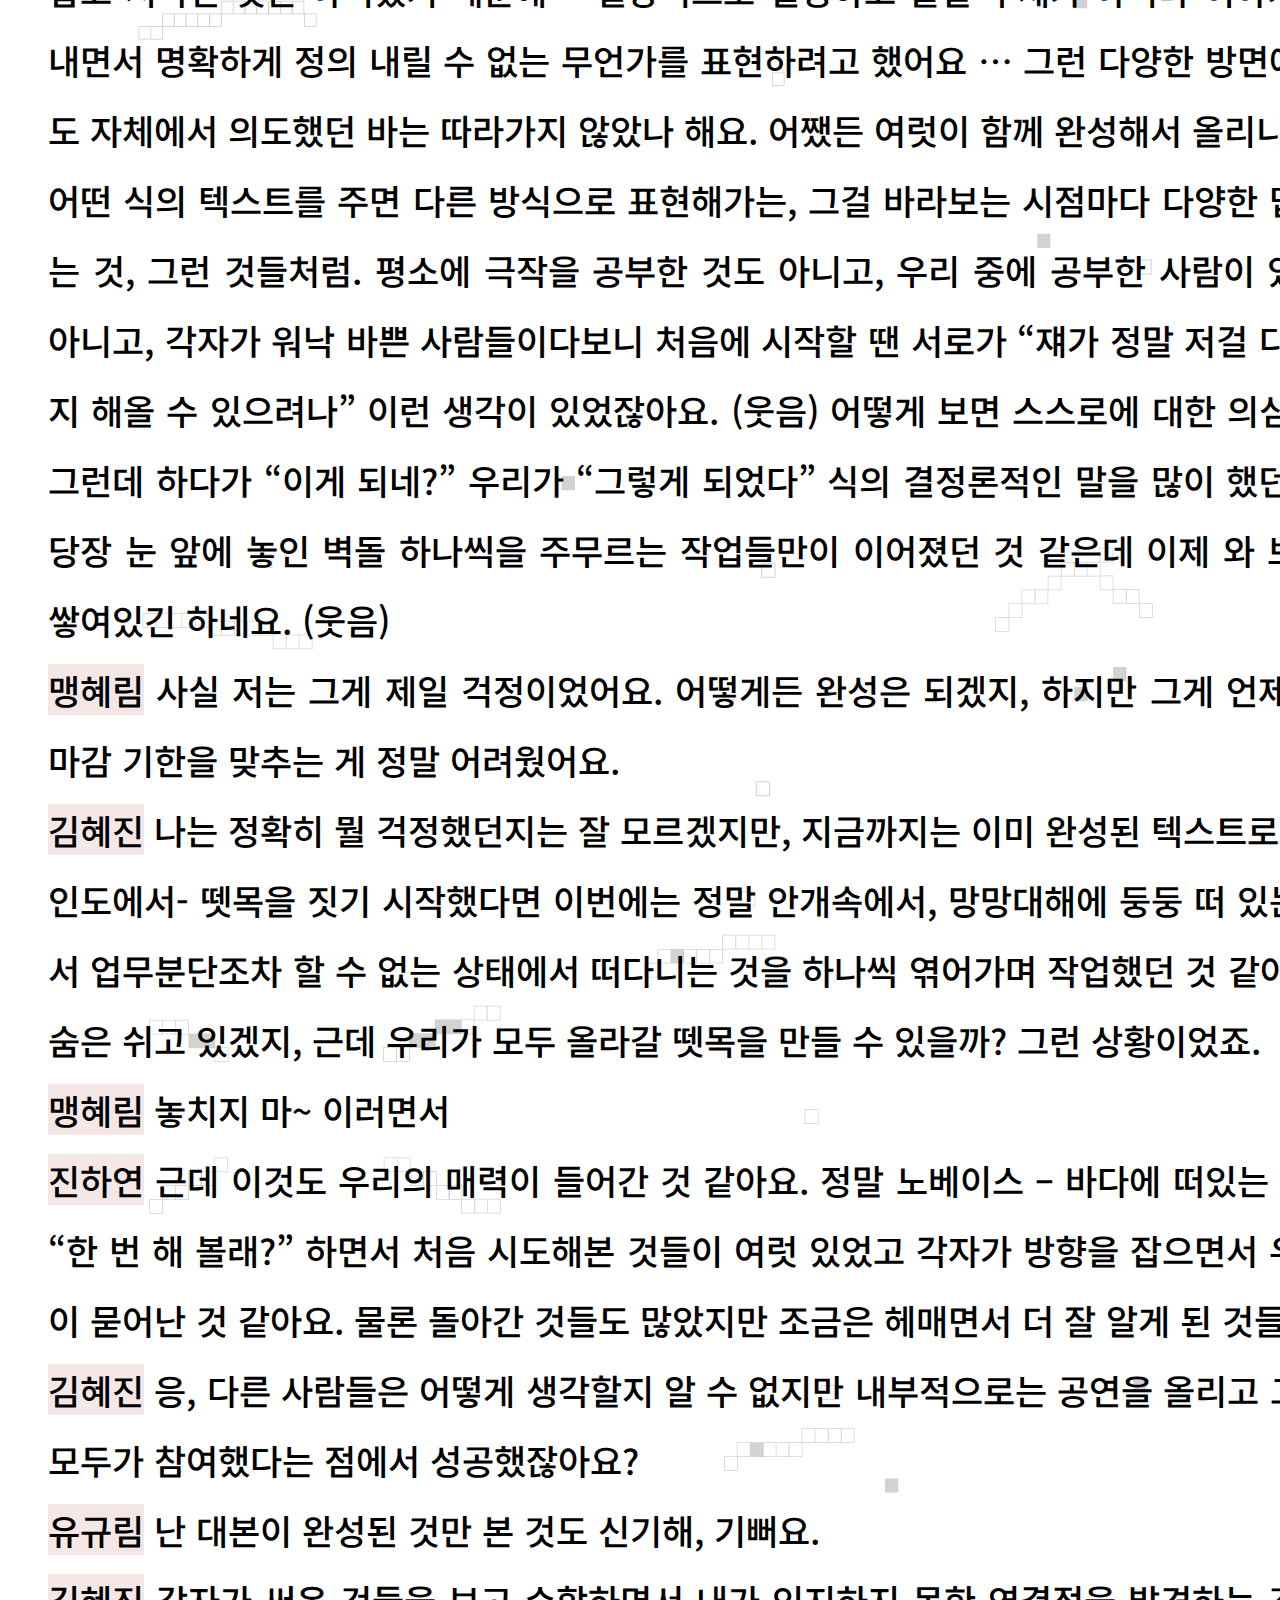
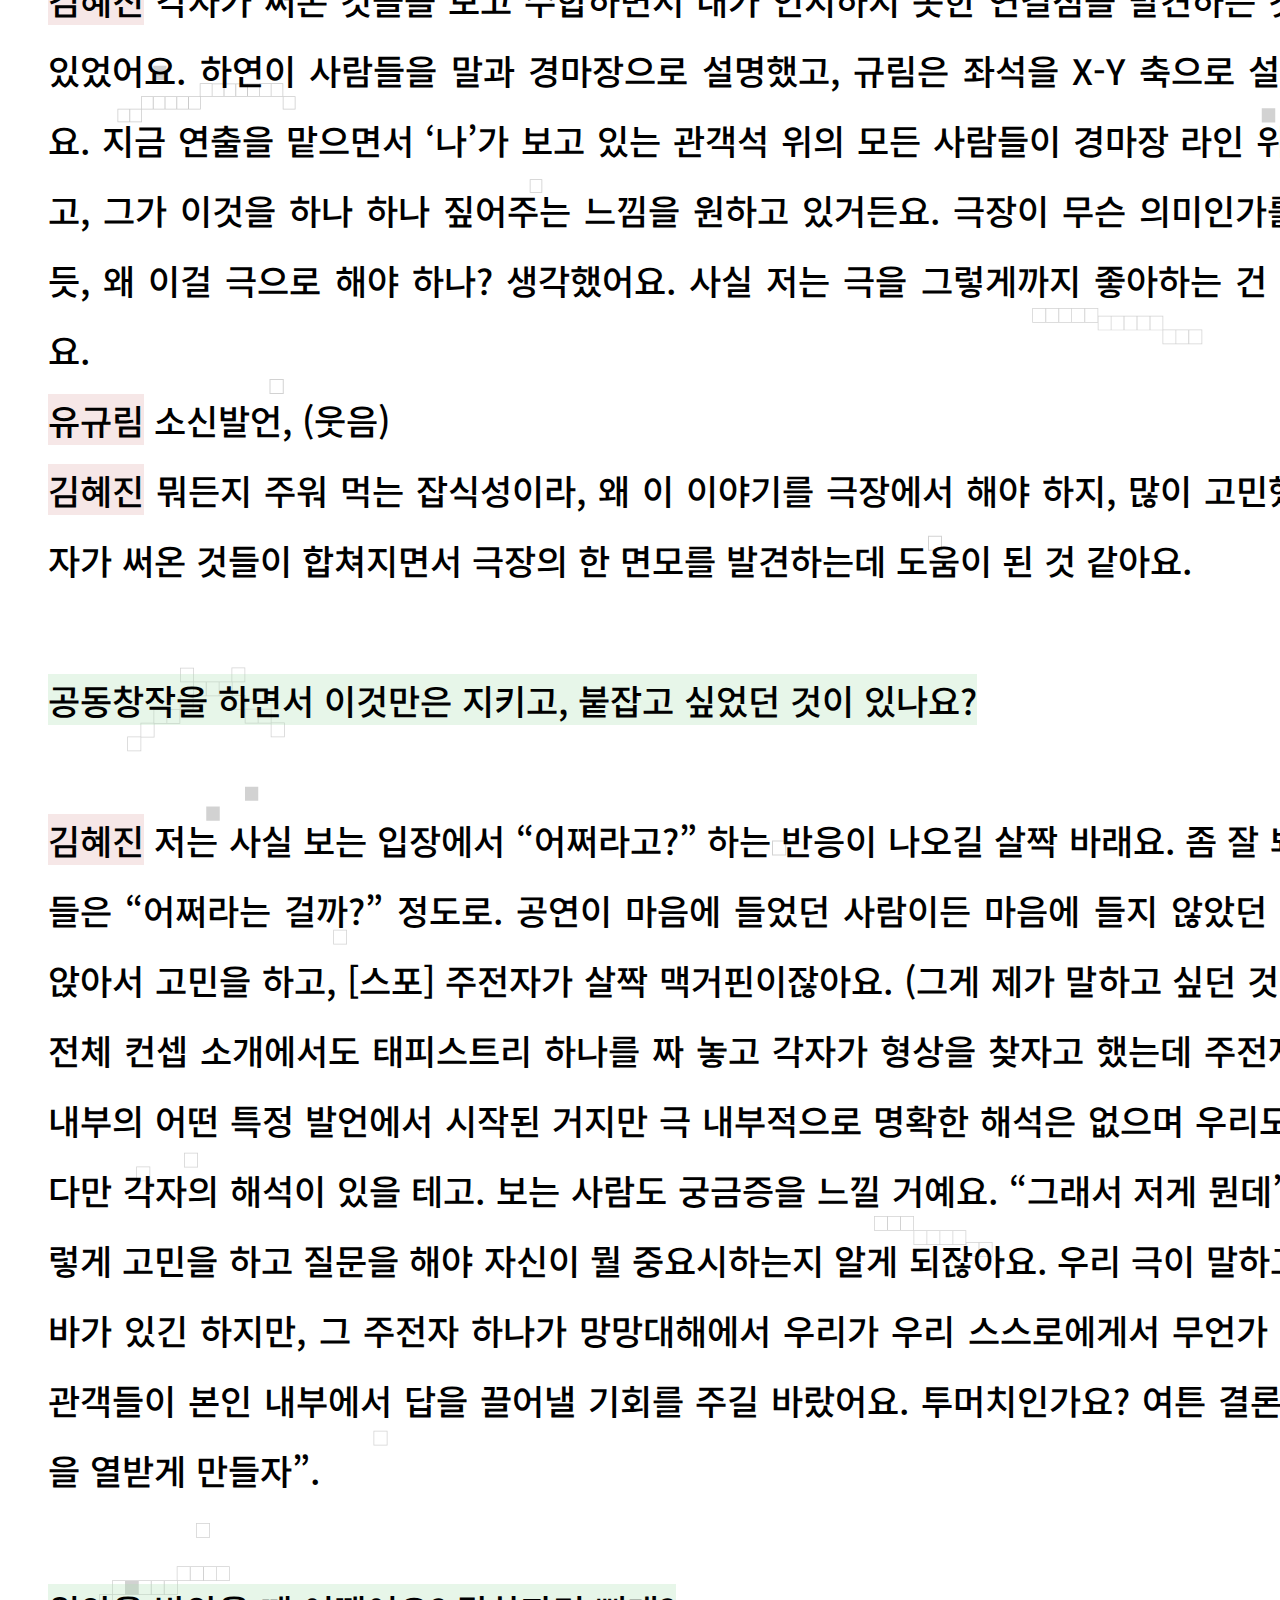
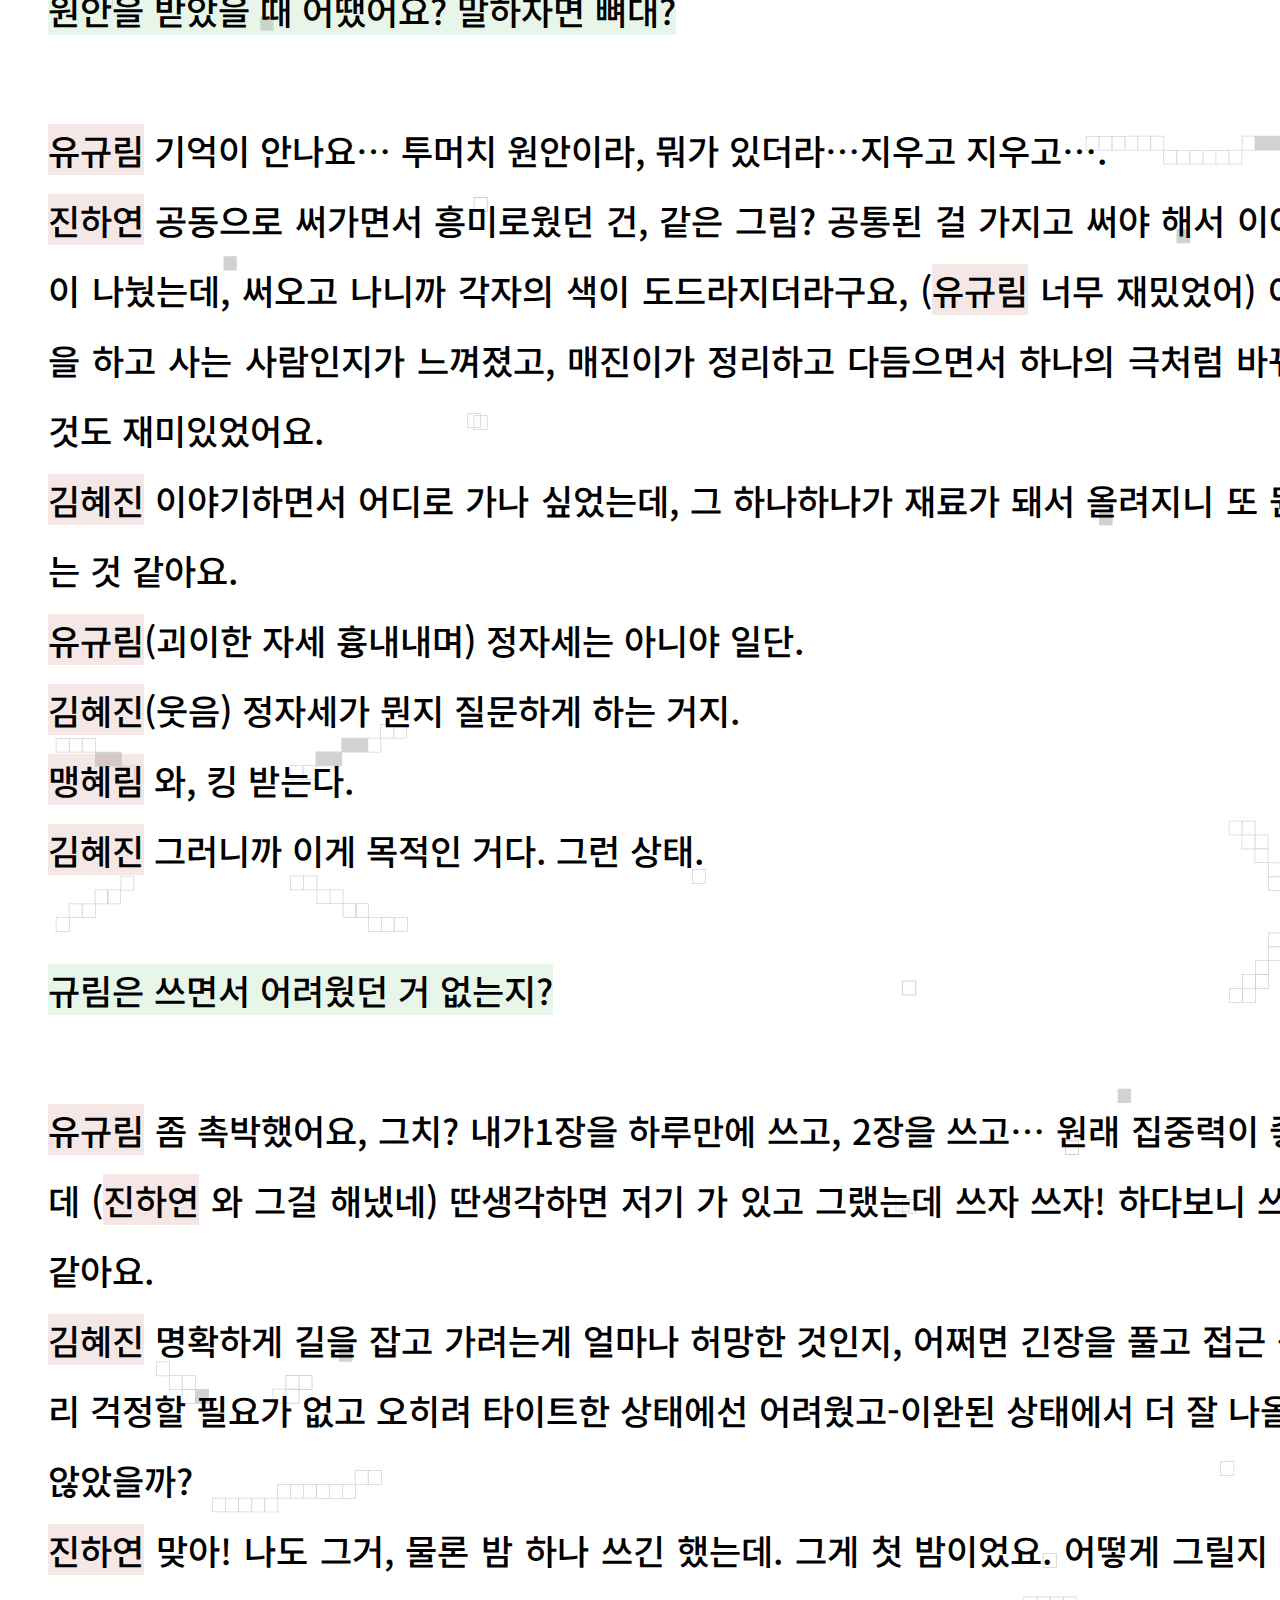
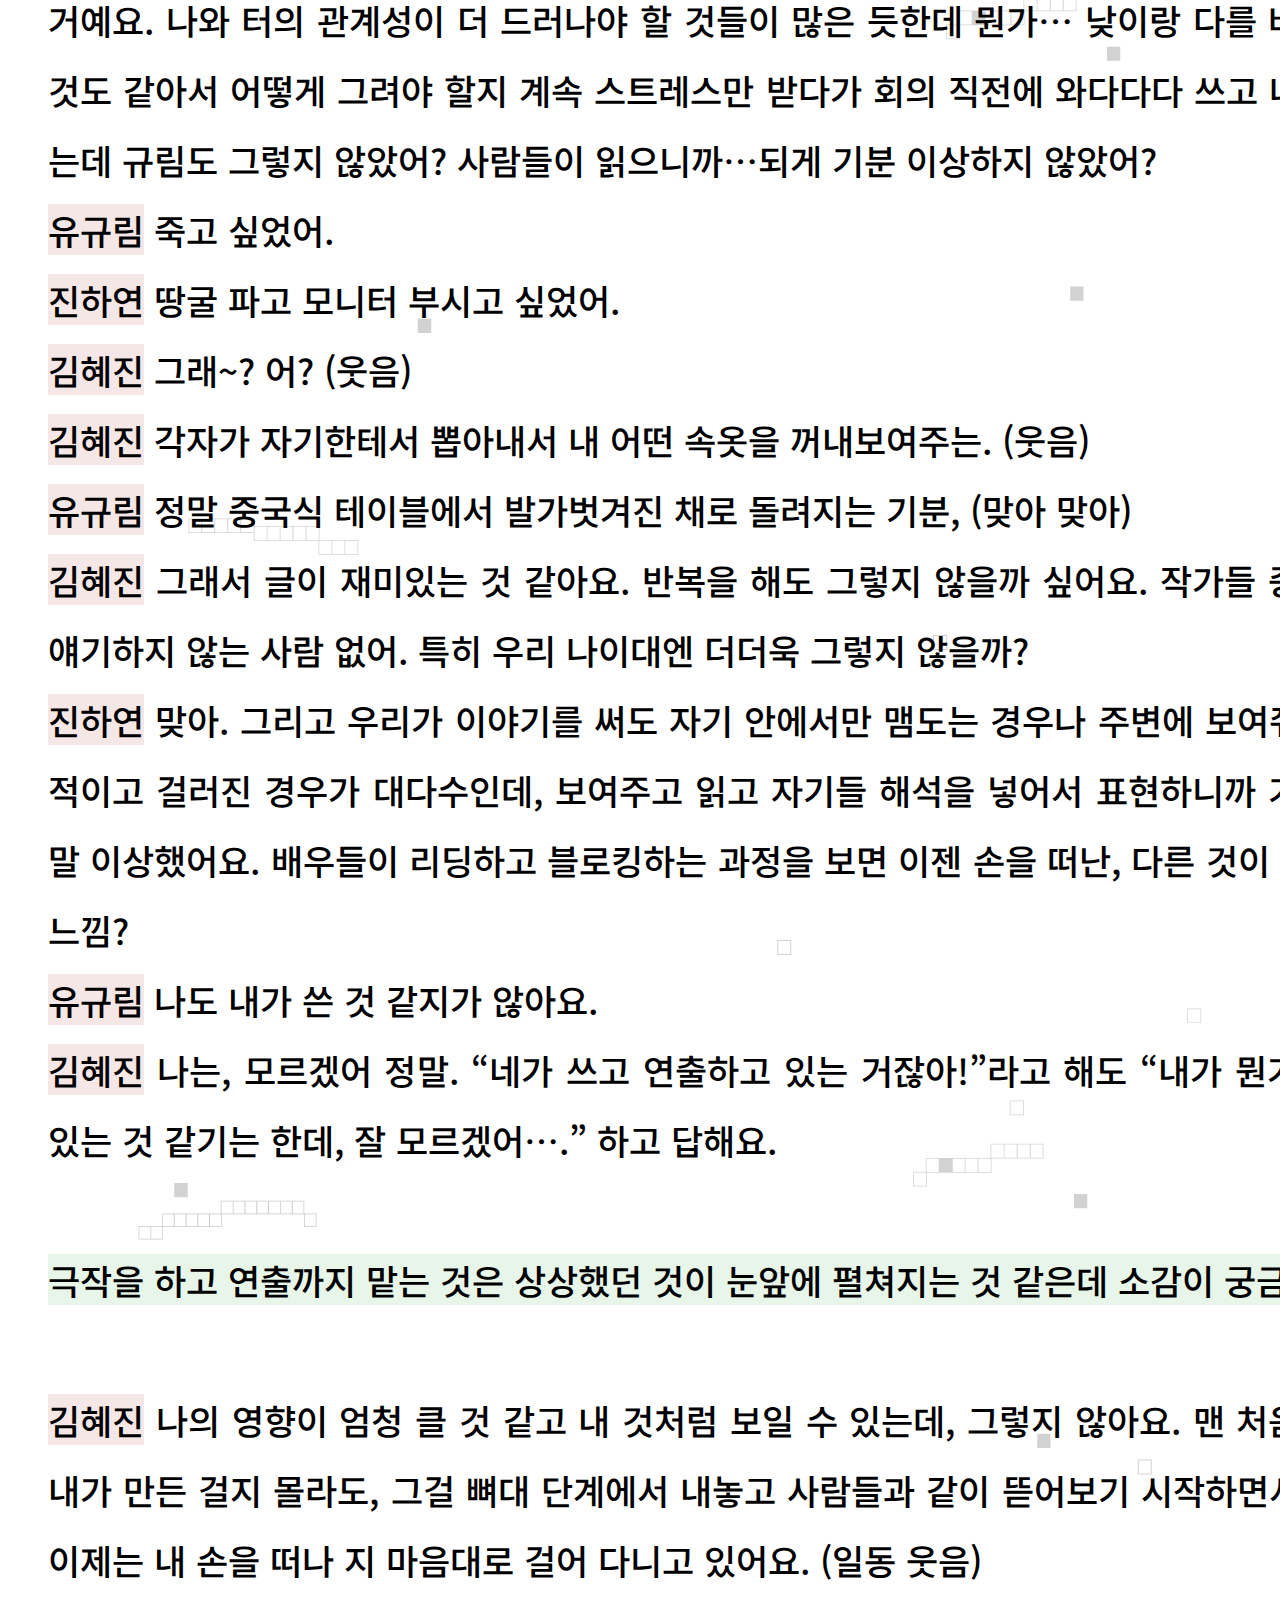
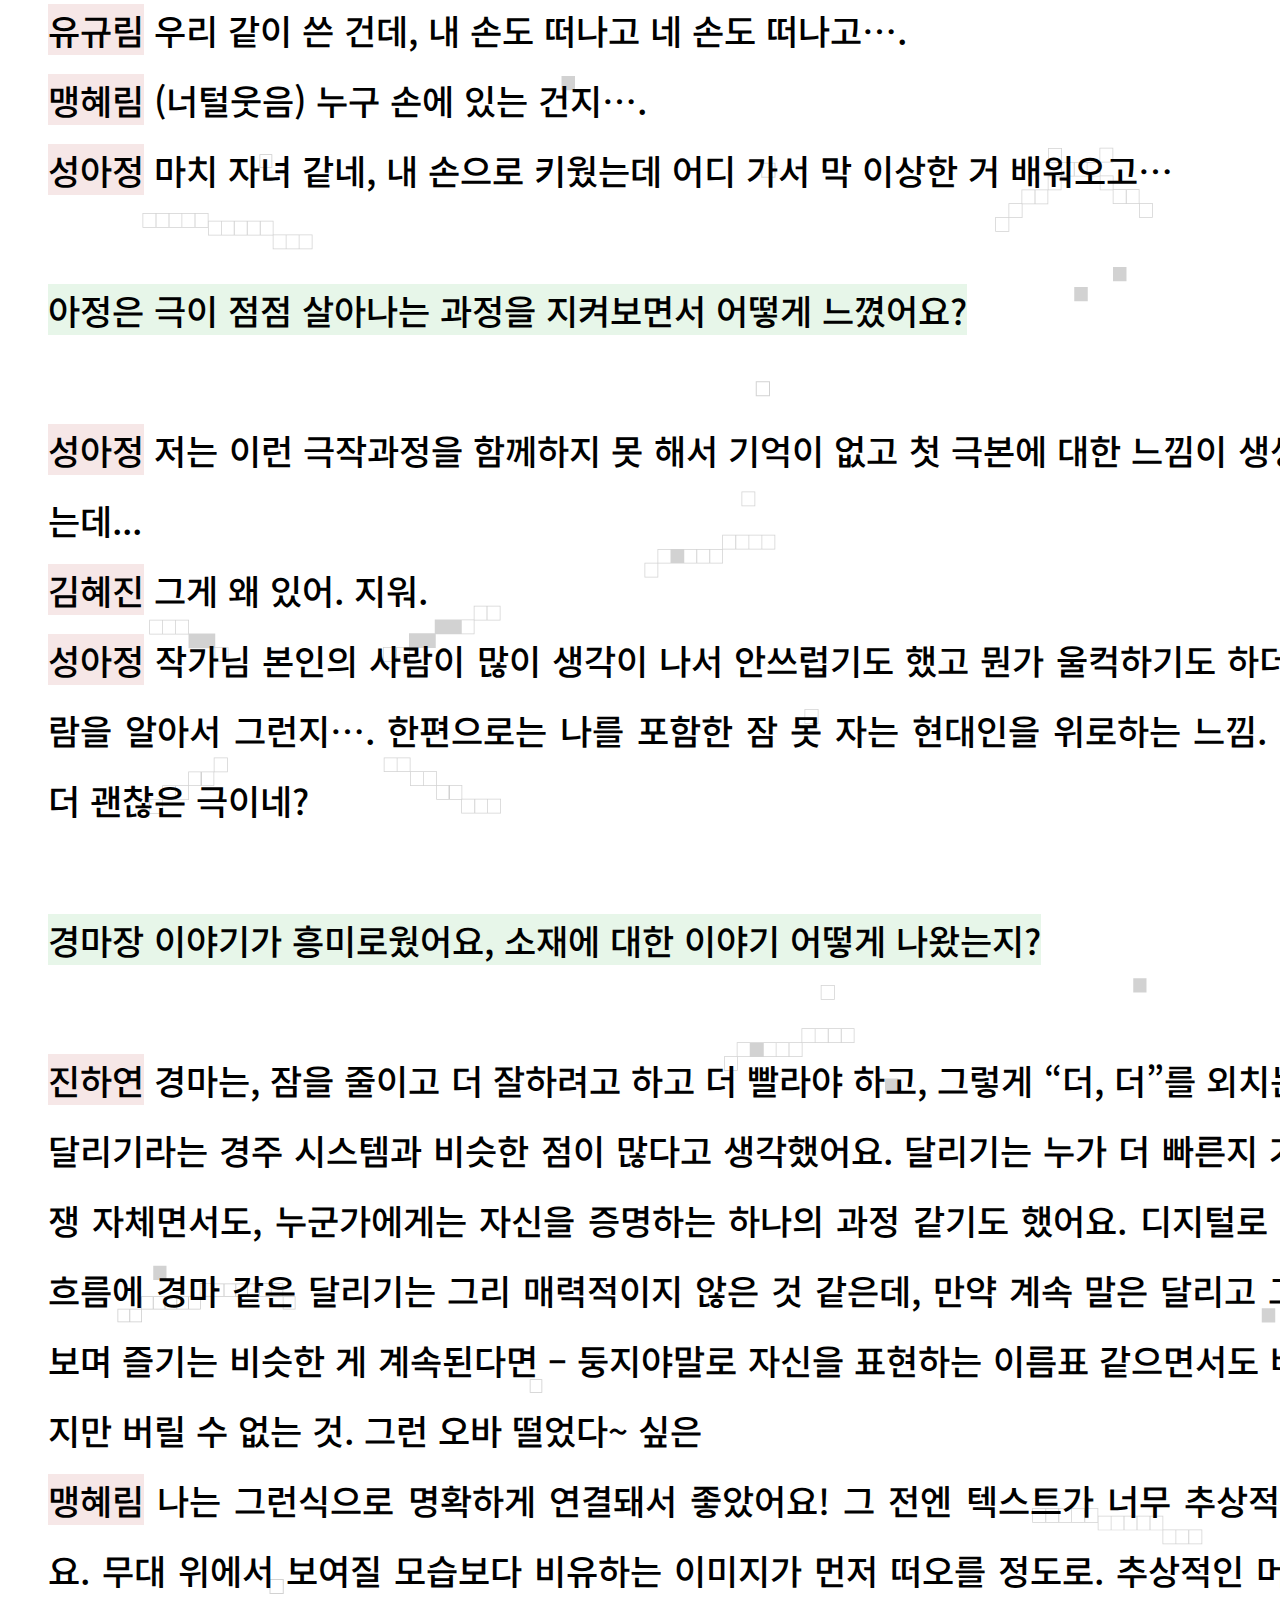
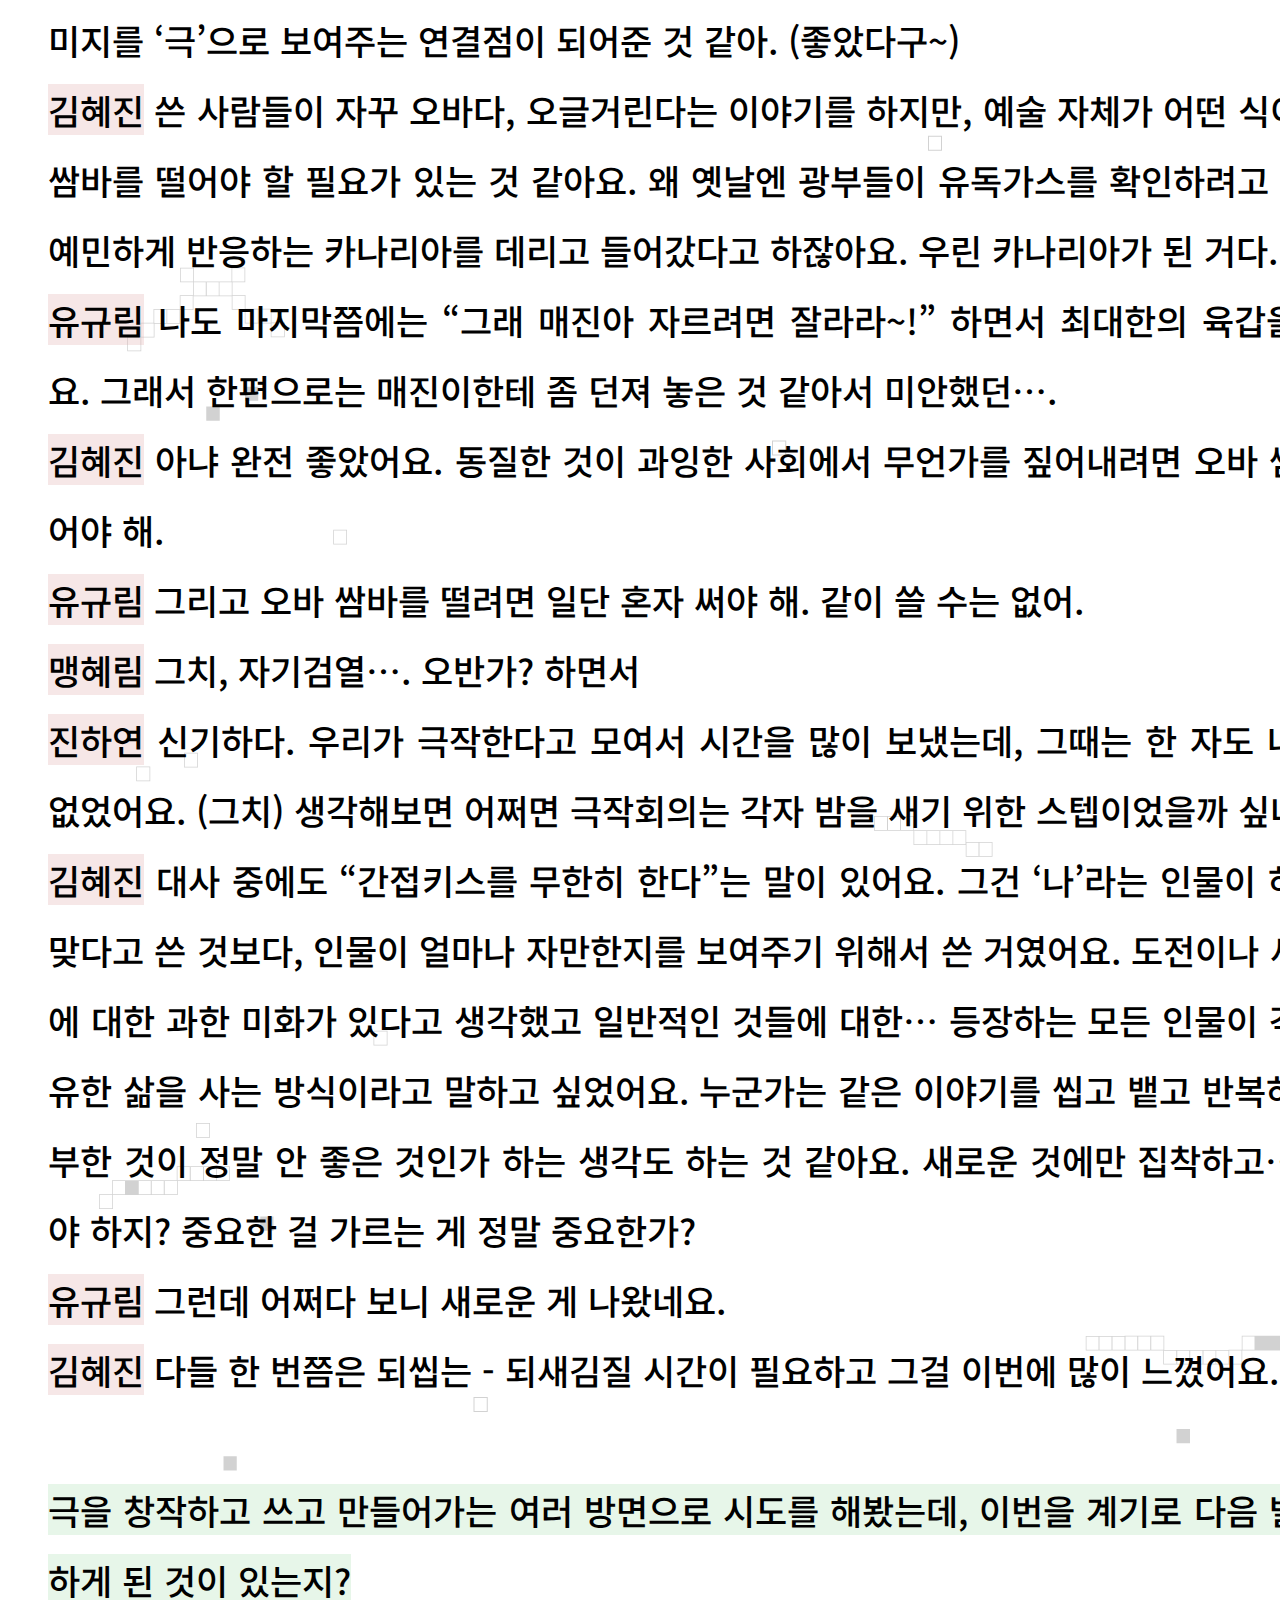
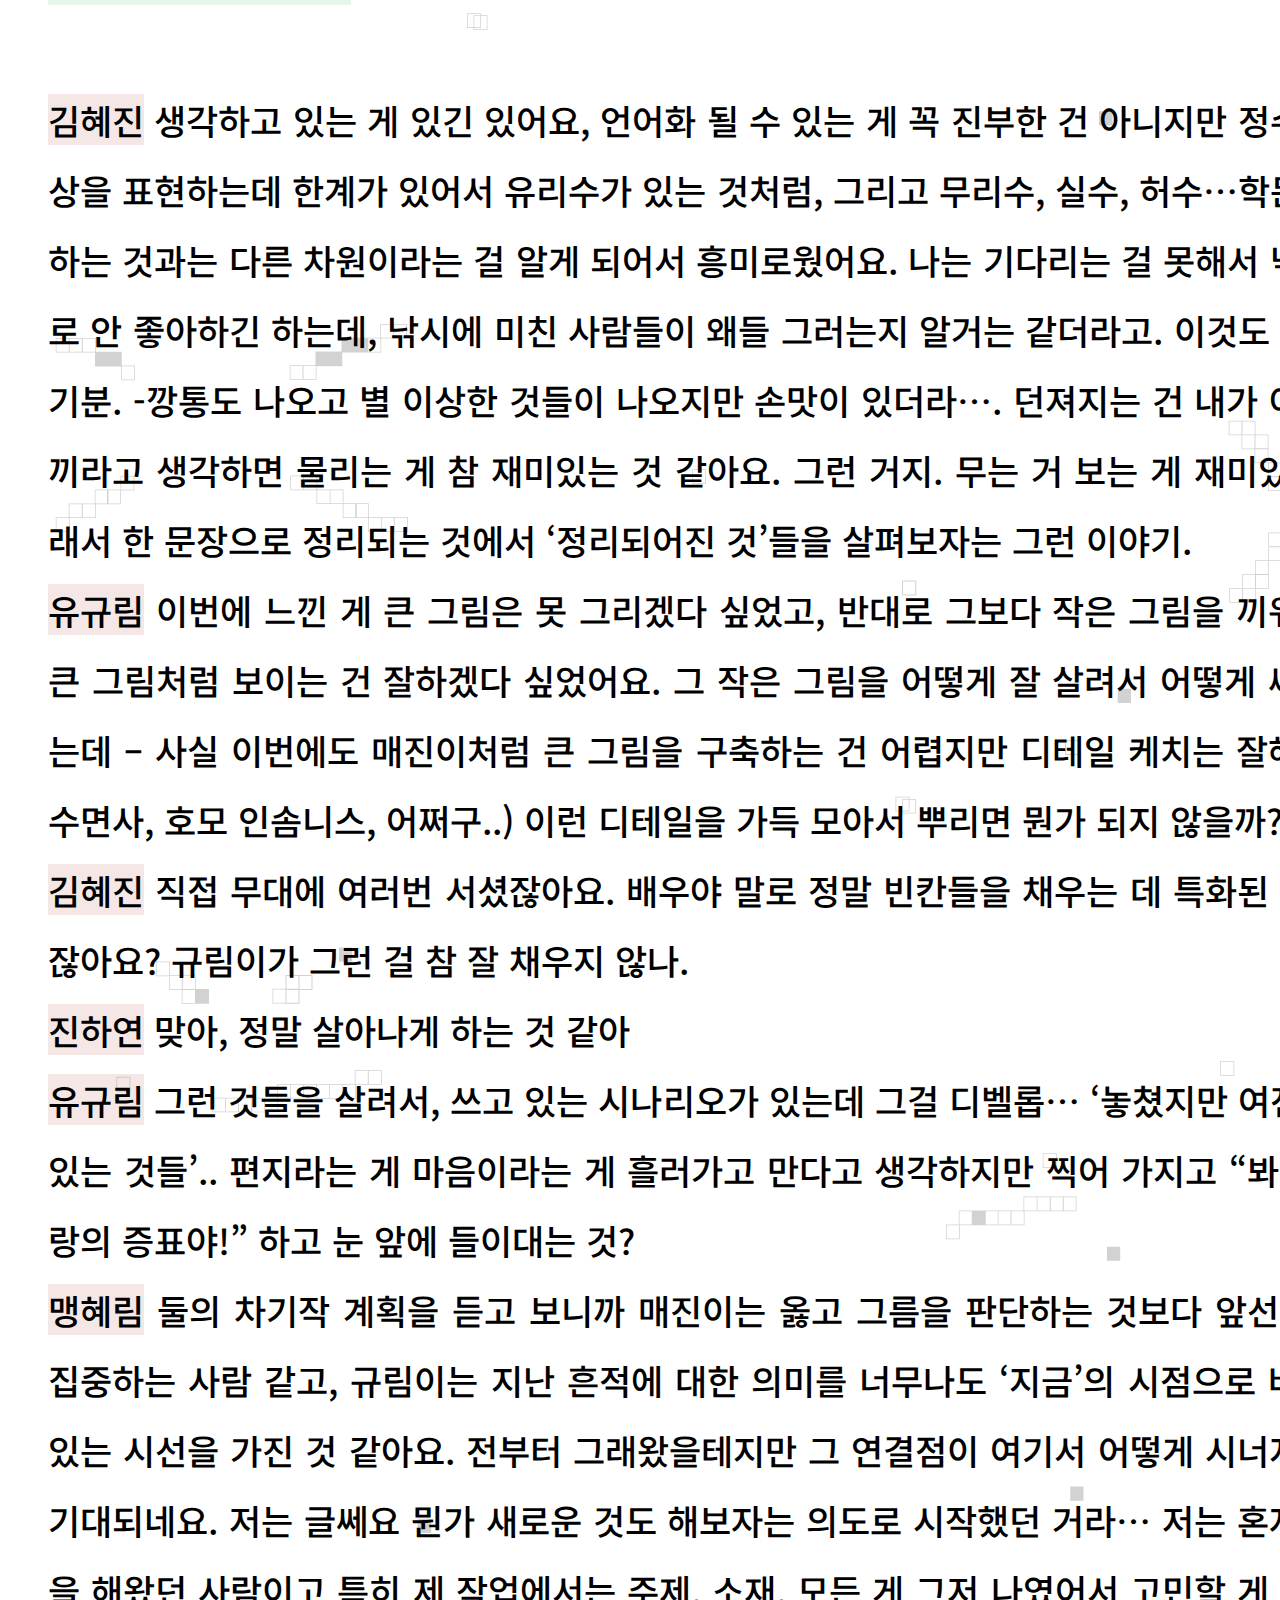
<file: interview.html>
<!DOCTYPE html>
<html lang="ko">
    <head>
        <title>프로젝트 오류</title>
        <meta charset="utf-8">
        <link rel="stylesheet" href="style.css">
        <link rel="preconnect" href="https://fonts.googleapis.com">
        <link rel="preconnect" href="https://fonts.gstatic.com" crossorigin>
        <link href="https://fonts.googleapis.com/css2?family=Bebas+Neue&family=Black+Han+Sans&family=Gothic+A1:wght@700&family=Nanum+Myeongjo&family=Noto+Sans+KR:wght@100;300&display=swap" rel="stylesheet">
    </head>

    <body>
        <div id="wrap">
            <div class="header-wrap">
                <div class="header-container"><a href="projectoryu.html"><img src="글리치로고검정.png" style="width: 500px; padding: 100px 0px 100px 0px"></a></div>
            </div>
            <div class="introduction-wrap">
                <div class="tab">
                    <ul class="tabnav">
                        <li><a href="projectoryu.html">프로젝트 오류</a></li>
                        <li><a href="aboutplay.html">공연정보</a></li>
                        <li><a href="cast.html">캐스트</a></li>
                        <li><a style="background-color: rgba(0, 0, 0, 0.1);" href="interview.html">극작인터뷰</a></li>
                        <li><a href="creativeteam.html">창작진 소개</a></li>
                        <li><a href="photo.html">사진</a></li>
                        <li><a href="credit.html">후원자 명단</a></li>
                    </ul>
                </div>
            </div>
            <div class="main-wrap">
                <div class="title"><h1>극작인터뷰</h1></div>
                <h3 style="letter-spacing: 5px;">처음으로 거슬러 오르다: 프로젝트 오류의 극작인터뷰</h3>
                <br>
                <div class="interview-container">
                        <div class="interview-text">
                            <h4>
                                <span class="hl1">처음으로 창작극을 도전하게 되었는데, 어떤 계기로 이 이야기를 쓰게 되었는지? 혹은 어떤 것에서 감명을 받아 이야기 소재를 잡게 되었는지 궁금합니다.</span>
                                <br><br>
                                <span class="hl2">김혜진</span> 공상? 망상? 평소에 이리저리 잡생각을 많이 하는 편이에요. 그와 관련해서 지인들과 떠들다보니, 주변인들이 또 다 연극쟁이들이 아니겠습니까? 
                                "이걸 이렇게 하면 재미있겠다, 정말? 그래, 그럴까?" 하다가 이렇게 요렇게 되었습니다. 소재 면에선 평소에, 또 당시에 특히 존 로건의 <레드>를 아주 인상깊게 보면서 마크 로스코를 아주 좋아하고 있었어요. 
                                그가 항상 지니고 다녔다던 니체의 ‘비극의 탄생’을 읽으면서 균형과 모순이라는 것에 대해 많이 생각하고 있었고요. 균형과 모순을 가장 잘 다룰 수 있는 공간이 극장이라고 생각했고, 그렇게 -극장, 균형, 모순- 이런 관심사에서 시작된 것 같아요.
                                <br><br>
                                <span class="hl1">연극으로 풀어내는데 여러 방식이 있을 텐데 SF극으로 하게 된 이유나 계기가 있을까요?</span>
                                <br><br>
                                <span class="hl2">김혜진</span> SF라는 단어를 우리가 두루뭉실하게 사용하곤 있지만, ‘과학적 픽션’을 다루는 본래의 뜻에서 떨어져서 지금은 인간의 사회를 구성하는 무언가를 극단으로 끌고가면 그걸 SF라고 부른다고 생각해요. 저는 뭐든지 가정하는 게 좋아요. 
                                극단으로 끌고가보고 실험하는 것에 관심이 많아서, 그렇게 풀어지지 않았나 해요.
                                <br><br>
                                <span class="hl1">그럼 균형과 모순에 대한 이야기가, AI나 과학기술의 접목은 다른 두 가지를 묶은 것 같아서 거기에도 어떤 계기가 있나요?</span>
                                <br><br>
                                <span class="hl2">김혜진</span> 그냥 자연스럽게 떠오른 것들이 한데 뭉친 것에 가까운 것 같아요. 처음엔 SF적인 무언가를 해보자며 뭉치게 된 것도 있지만, 단순히 SF적인 것에서 뻗어나온 느낌보다는 자연스럽게 떠오르는 대로 가다보니 이렇게 온 것에 가까워요. 
                                처음부터 서로 다른 A와 B를 접목해보자는 차원은 아니었던 것 같아요. 전 오히려 일상적인 무언가에서 이야기를 풀어내는 것에는 어려움을 느껴요. 그래서 그냥 평소에 많이 생각하던 것들이 한데 뭉쳐졌다. 
                                각자가 생각하던 것들을 살로 붙였다는 점도 영향이 컸을 것 같아요. 각자가 기획 단계 대화 속에서부터 어떤 울리는 것이 있었으니 쫓아갔을 거라는 생각이 드는데 사실은 잠이라는 주제를 끌고 오게 된 것엔 혜림이의 덕이 컸거든요. 
                                그런 걸 보면 서로서로가 울릴 수 있던 주파수가 맞는 부분이 있었던 것 같아요. 어떤 단어나 개념을 끌어오는지는 다르더라도 공명하는 것은 가능하니까. 근래에 자주 다니는 건물에서 공진현상으로 건물이 흔들리면서 사람들이 단체로 대피해야했던 소동이 있었는데, 그러면서 공명이라는 표현에 꽂혔어요. 
                                우리 극이 만들어지는 단계에서도 비슷하게 공명이 있지 않았나?
                                <br><br>
                                <span class="hl1">저희가 어떤 메시지를 어떤 소재로 풀어 이야기할지 많이 이야기를 했잖아요. 그런 점에서 방금 말했던 잠이라는 소재는 어떻게 끌어오게 되었는지?</span>
                                <br><br>
                                <span class="hl2">맹혜림</span> 이 시놉시스를 썼던 때가 잠을 잘 못 자던 시기였거든요. 졸려서 자고 싶지만 시놉은 써야겠어 라는 마음으로 써서 전달을 드렸습니다. 그리고 제가 꿈과 현실을 잘 구분을 못해요. 다른 세상에 갔다 오는 듯한 감각이기도 하고요. - 그걸 활용해보고 싶었어요. 이런 개인적인 것에서 시작된 소재였어요.
                                <br>
                                <span class="hl2">진하연</span> 역시 개인적인 것이 가장 사회적이라고…
                                <br>
                                <span class="hl2">유규림</span> (웃음) 사족!
                                <br>
                                <span class="hl2">진하연</span> (웃음) 제가 드린 시놉에서는 ‘나’가 좀 더 모험을 하는 게 컸는데 그 경계가 모호해지면서 이런 글리치가 탄생했던 거라고 생각합니다. 저는 시놉시스를 통해 내가 하고 싶은 이야기보다는 어떻게 쓰일 수 있을까에 대한 고민이 더 컸어요, 소재나…
                                <br>
                                <span class="hl2">김혜진</span> 구체화 할 수 있는?
                                <br>
                                <span class="hl2">맹혜림</span> 응, 뭐에 대한 이야기를 할지에 대한 논의는 끊임없었는데, 어떻게 드러낼 수 있을지는 잡혀있지 않은 상태였기 때문에 그 ‘어떻게’를 위해 시놉시스를 전달 드린 것이었습니다...
                                <br>
                                <span class="hl2">유규림</span> 그게 받쳐지면서, 더불어 많은 것이 생겼어요. 핵심을 짚었어.
                                <br><br>
                                <span class="hl1">어떻게 보면 원안을 던지고 공동집필을 하면서, 처음 하고 싶었던 이야기가 잘 담긴 것 같나요?</span>
                                <br><br>
                                <span class="hl2">김혜진</span> 내 목표는 그거였어요, 대사 중에도 있지만 언어화가 되지 않는 것- 그거는 교환되고 나눠지는 공간에서 만들어질 수 있는 거라고 생각해요. 개인이 머리속에서 하는 경우도 있겠죠. 우리는 이후 방향성을 위해 초반에 핵심을 잡고자 하기는 했지만 처음부터 어떤 키워드를 확실히 잡고 시작한 것은 아니었기 때문에…
                                일방적으로 설명하고 끝날 주제가 아니라 이야기를 풀어 내면서 명확하게 정의 내릴 수 없는 무언가를 표현하려고 했어요 … 그런 다양한 방면에서는 시도 자체에서 의도했던 바는 따라가지 않았나 해요. 어쨌든 여럿이 함께 완성해서 올리니까요.<br> 어떤 식의 텍스트를 주면 다른 방식으로 표현해가는, 그걸 바라보는 시점마다 다양한 답을 내놓는 것, 그런 것들처럼.
                                평소에 극작을 공부한 것도 아니고, 우리 중에 공부한 사람이 있는 것도 아니고, 각자가 워낙 바쁜 사람들이다보니 처음에 시작할 땐 서로가 “쟤가 정말 저걸 다음 주 까지 해올 수 있으려나” 이런 생각이 있었잖아요. (웃음) 어떻게 보면 스스로에 대한 의심 플러스.
                                그런데 하다가 “이게 되네?” 우리가 “그렇게 되었다” 식의 결정론적인 말을 많이 했던 것처럼, 당장 눈 앞에 놓인 벽돌 하나씩을 주무르는 작업들만이 이어졌던 것 같은데 이제 와 보니 뭐가 쌓여있긴 하네요. (웃음)
                                <br>   
                                <span class="hl2">맹혜림</span> 사실 저는 그게 제일 걱정이었어요. 어떻게든 완성은 되겠지, 하지만 그게 언제가 될지, 마감 기한을 맞추는 게 정말 어려웠어요.
                                <br>
                                <span class="hl2">김혜진</span> 나는 정확히 뭘 걱정했던지는 잘 모르겠지만, 지금까지는 이미 완성된 텍스트로- 마치 무인도에서- 뗏목을 짓기 시작했다면 이번에는 정말 안개속에서, 망망대해에 둥둥 떠 있는 상태에서 업무분단조차 할 수 없는 상태에서 떠다니는 것을 하나씩 엮어가며 작업했던 것 같아요. 다들 숨은 쉬고 있겠지, 근데 우리가 모두 올라갈 뗏목을 만들 수 있을까? 그런 상황이었죠.
                                <br>
                                <span class="hl2">맹혜림</span> 놓치지 마~ 이러면서
                                <br>
                                <span class="hl2">진하연</span> 근데 이것도 우리의 매력이 들어간 것 같아요. 정말 노베이스 – 바다에 떠있는 느낌으로 “한 번 해 볼래?” 하면서 처음 시도해본 것들이 여럿 있었고 각자가 방향을 잡으면서 우리의 색이 묻어난 것 같아요. 물론 돌아간 것들도 많았지만 조금은 헤매면서 더 잘 알게 된 것들도 있고.
                                <br>
                                <span class="hl2">김혜진</span> 응, 다른 사람들은 어떻게 생각할지 알 수 없지만 내부적으로는 공연을 올리고 그 과정에 모두가 참여했다는 점에서 성공했잖아요?
                                <br>
                                <span class="hl2">유규림</span> 난 대본이 완성된 것만 본 것도 신기해, 기뻐요.
                                <br><span class="hl2">김혜진</span> 각자가 써온 것들을 보고 수합하면서 내가 인지하지 못한 연결점을 발견하는 것도 재미있었어요. 하연이 사람들을 말과 경마장으로 설명했고, 규림은 좌석을 x-y 축으로 설명했잖아요. 지금 연출을 맡으면서 ‘나’가 보고 있는 관객석 위의 모든 사람들이 경마장 라인 위에 서 있고, 그가 이것을 하나 하나 짚어주는 느낌을 원하고 있거든요. 
                                극장이 무슨 의미인가를 고민했듯,  왜 이걸 극으로 해야 하나? 생각했어요. 사실 저는 극을 그렇게까지 좋아하는 건 아니거든요.
                                <br>
                                <span class="hl2">유규림</span> 소신발언, (웃음)
                                <br>
                                <span class="hl2">김혜진</span> 뭐든지 주워 먹는 잡식성이라, 왜 이 이야기를 극장에서 해야 하지, 많이 고민했는데 각자가 써온 것들이 합쳐지면서 극장의 한 면모를 발견하는데 도움이 된 것 같아요.
                                <br><br>
                                <span class="hl1">공동창작을 하면서 이것만은 지키고, 붙잡고 싶었던 것이 있나요?</span>
                                <br><br>
                                <span class="hl2">김혜진</span> 저는 사실 보는 입장에서 “어쩌라고?” 하는 반응이 나오길 살짝 바래요. 좀 잘 봐준 사람들은 “어쩌라는 걸까?” 정도로. 공연이 마음에 들었던 사람이든 마음에 들지 않았던 사람이든 앉아서 고민을 하고, [스포] 주전자가 살짝 맥거핀이잖아요. (그게 제가 말하고 싶던 것 같아요.) 전체 컨셉 소개에서도 태피스트리 하나를 짜 놓고 각자가 형상을 찾자고 했는데 주전자는 물론 내부의 어떤 특정 발언에서 시작된 거지만 극 내부적으로 명확한 해석은 없으며 우리도 몰라요. 
                                다만 각자의 해석이 있을 테고. 보는 사람도 궁금증을 느낄 거예요. “그래서 저게 뭔데” 근데 그렇게 고민을 하고 질문을 해야 자신이 뭘 중요시하는지 알게 되잖아요. 우리 극이 말하고자 하는 바가 있긴 하지만, 그 주전자 하나가 망망대해에서 우리가 우리 스스로에게서 무언가 잡아냈듯 관객들이 본인 내부에서 답을 끌어낼 기회를 주길 바랐어요. 투머치인가요? 여튼 결론은 “관객을 열받게 만들자”.
                                <br><br>
                                <span class="hl1">원안을 받았을 때 어땠어요? 말하자면 뼈대?</span>
                                <br><br>
                                <span class="hl2">유규림</span> 기억이 안나요… 투머치 원안이라, 뭐가 있더라…지우고 지우고….
                                <br>
                                <span class="hl2">진하연</span> 공동으로 써가면서 흥미로웠던 건, 같은 그림? 공통된 걸 가지고 써야 해서 이야기를 많이 나눴는데, 써오고 나니까 각자의 색이 도드라지더라구요, (<span class="hl2">유규림</span> 너무 재밌었어) 어떤 생각을 하고 사는 사람인지가 느껴졌고, 매진이가 정리하고 다듬으면서 하나의 극처럼 바뀌어 있는 것도 재미있었어요.
                                <br>
                                <span class="hl2">김혜진</span> 이야기하면서 어디로 가나 싶었는데, 그 하나하나가 재료가 돼서 올려지니 또 뭔가 서있는 것 같아요.
                                <br>
                                <span class="hl2">유규림</span>(괴이한 자세 흉내내며) 정자세는 아니야 일단.
                                <br>
                                <span class="hl2">김혜진</span>(웃음) 정자세가 뭔지 질문하게 하는 거지.
                                <br>
                                <span class="hl2">맹혜림</span> 와, 킹 받는다.
                                <br>
                                <span class="hl2">김혜진</span> 그러니까 이게 목적인 거다. 그런 상태.
                                <br><br>
                                <span class="hl1">규림은 쓰면서 어려웠던 거 없는지?</span>
                                <br><br>
                                <span class="hl2">유규림</span> 좀 촉박했어요, 그치? 내가1장을 하루만에 쓰고, 2장을 쓰고… 원래 집중력이 좋지 않은데 (<span class="hl2">진하연</span> 와 그걸 해냈네) 딴생각하면 저기 가 있고 그랬는데 쓰자 쓰자! 하다보니 쓰게 된 것 같아요.
                                <br>
                                <span class="hl2">김혜진</span> 명확하게 길을 잡고 가려는게 얼마나 허망한 것인지, 어쩌면 긴장을 풀고 접근 - 굳이 그리 걱정할 필요가 없고 오히려 타이트한 상태에선 어려웠고-이완된 상태에서 더 잘 나올 것 같지 않았을까?
                                <br>
                                <span class="hl2">진하연</span> 맞아! 나도 그거, 물론 밤 하나 쓰긴 했는데. 그게 첫 밤이었요. 어떻게 그릴지 모르겠는 거예요. 나와 터의 관계성이 더 드러나야 할 것들이 많은 듯한데 뭔가… 낮이랑 다를 바가 없는 것도 같아서 어떻게 그려야 할지 계속 스트레스만 받다가 회의 직전에 와다다다 쓰고 나중에 읽는데 규림도 그렇지 않았어? 사람들이 읽으니까…되게 기분 이상하지 않았어?
                                <br>
                                <span class="hl2">유규림</span> 죽고 싶었어. 
                                <br>
                                <span class="hl2">진하연</span> 땅굴 파고 모니터 부시고 싶었어.
                                <br>
                                <span class="hl2">김혜진</span> 그래~? 어? (웃음)
                                <br>
                                <span class="hl2">김혜진</span> 각자가 자기한테서 뽑아내서 내 어떤 속옷을 꺼내보여주는. (웃음)
                                <br>
                                <span class="hl2">유규림</span> 정말 중국식 테이블에서 발가벗겨진 채로 돌려지는 기분, (맞아 맞아)
                                <br>
                                <span class="hl2">김혜진</span> 그래서 글이 재미있는 것 같아요. 반복을 해도 그렇지 않을까 싶어요. 작가들 중에 자기 얘기하지 않는 사람 없어. 특히 우리 나이대엔 더더욱 그렇지 않을까?
                                <br>
                                <span class="hl2">진하연</span> 맞아. 그리고 우리가 이야기를 써도 자기 안에서만 맴도는 경우나 주변에 보여줘도 단편적이고 걸러진 경우가 대다수인데, 보여주고 읽고 자기들 해석을 넣어서 표현하니까 기분이 정말 이상했어요. 배우들이 리딩하고 블로킹하는 과정을 보면 이젠 손을 떠난, 다른 것이 되어가는 느낌?
                                <br>
                                <span class="hl2">유규림</span> 나도 내가 쓴 것 같지가 않아요.
                                <br>
                                <span class="hl2">김혜진</span> 나는, 모르겠어 정말. “네가 쓰고 연출하고 있는 거잖아!”라고 해도 “내가 뭔가를 하고 있는 것 같기는 한데, 잘 모르겠어….” 하고 답해요.
                                <br><br>
                                <span class="hl1">극작을 하고 연출까지 맡는 것은 상상했던 것이 눈앞에 펼쳐지는 것 같은데 소감이 궁금해요.</span>
                                <br><br>
                                <span class="hl2">김혜진</span> 나의 영향이 엄청 클 것 같고  내 것처럼 보일 수 있는데, 그렇지 않아요. 맨 처음 뼈대는 내가 만든 걸지 몰라도, 그걸 뼈대 단계에서 내놓고 사람들과 같이 뜯어보기 시작하면서는 저게 이제는 내 손을 떠나 지 마음대로 걸어 다니고 있어요. (일동 웃음)
                                <br>
                                <span class="hl2">유규림</span> 우리 같이 쓴 건데, 내 손도 떠나고 네 손도 떠나고….
                                <br>
                                <span class="hl2">맹혜림</span> (너털웃음) 누구 손에 있는 건지….
                                <br>
                                <span class="hl2">성아정</span> 마치 자녀 같네, 내 손으로 키웠는데 어디 가서 막 이상한 거 배워오고…
                                <br><br>
                                <span class="hl1">아정은 극이 점점 살아나는 과정을 지켜보면서 어떻게 느꼈어요?</span>
                                <br><br>
                                <span class="hl2">성아정</span> 저는 이런 극작과정을 함께하지 못 해서 기억이 없고 첫 극본에 대한 느낌이 생생하게 있는데...
                                <br>
                                <span class="hl2">김혜진</span> 그게 왜 있어. 지워.
                                <br>
                                <span class="hl2">성아정</span> 작가님 본인의 사람이 많이 생각이 나서 안쓰럽기도 했고 뭔가 울컥하기도 하더라고, 사람을 알아서 그런지…. 한편으로는 나를 포함한 잠 못 자는 현대인을 위로하는 느낌. 생각보다 더 괜찮은 극이네?
                                <br><br>
                                <span class="hl1">경마장 이야기가 흥미로웠어요, 소재에 대한 이야기 어떻게 나왔는지?</span>
                                <br><br>
                                <span class="hl2">진하연</span> 경마는, 잠을 줄이고 더 잘하려고 하고 더 빨라야 하고, 그렇게 “더, 더”를 외치는 사회가 달리기라는 경주 시스템과 비슷한 점이 많다고 생각했어요. 달리기는 누가 더 빠른지 겨루는 경쟁 자체면서도, 누군가에게는 자신을 증명하는 하나의 과정 같기도 했어요. 디지털로 대체되는 흐름에 경마 같은 달리기는 그리 매력적이지 않은 것 같은데, 만약 계속 말은 달리고 그걸 지켜보며 즐기는 비슷한 게 계속된다면 –  둥지야말로 자신을 표현하는 이름표 같으면서도 버리고 싶지만 버릴 수 없는 것. 그런 오바 떨었다~ 싶은
                                <br>
                                <span class="hl2">맹혜림</span> 나는 그런식으로 명확하게 연결돼서 좋았어요! 그 전엔 텍스트가 너무 추상적이었거든요. 무대 위에서 보여질 모습보다 비유하는 이미지가 먼저 떠오를 정도로. 추상적인 머리 속 이미지를 ‘극’으로 보여주는 연결점이 되어준 것 같아. (좋았다구~)
                                <br>
                                <span class="hl2">김혜진</span> 쓴 사람들이 자꾸 오바다, 오글거린다는 이야기를 하지만, 예술 자체가 어떤 식이든 오바 쌈바를 떨어야 할 필요가 있는 것 같아요. 왜 옛날엔 광부들이 유독가스를 확인하려고 공기질에 예민하게 반응하는 카나리아를 데리고 들어갔다고 하잖아요. 우린 카나리아가 된 거다.
                                <br>
                                <span class="hl2">유규림</span> 나도 마지막쯤에는 “그래 매진아 자르려면 잘라라~!” 하면서 최대한의 육갑을 떨었어요. 그래서 한편으로는 매진이한테 좀 던져 놓은 것 같아서 미안했던….
                                <br>
                                <span class="hl2">김혜진</span> 아냐 완전 좋았어요. 동질한 것이 과잉한 사회에서 무언가를 짚어내려면 오바 쌈바를 떨어야 해.
                                <br>
                                <span class="hl2">유규림</span> 그리고 오바 쌈바를 떨려면 일단 혼자 써야 해. 같이 쓸 수는 없어.
                                <br>
                                <span class="hl2">맹혜림</span> 그치, 자기검열…. 오반가? 하면서
                                <br>
                                <span class="hl2">진하연</span> 신기하다. 우리가 극작한다고 모여서 시간을 많이 보냈는데, 그때는 한 자도 나올 수가 없었어요. (그치) 생각해보면 어쩌면 극작회의는 각자 밤을 새기 위한 스텝이었을까 싶네요.
                                <br>
                                <span class="hl2">김혜진</span> 대사 중에도 “간접키스를 무한히 한다”는 말이 있어요. 그건 ‘나’라는 인물이 하는 말이 맞다고 쓴 것보다,  인물이 얼마나 자만한지를 보여주기 위해서 쓴 거였어요. 도전이나 새로운 것에 대한 과한 미화가 있다고 생각했고 일반적인 것들에 대한… 등장하는 모든 인물이 각자의 고유한 삶을 사는 방식이라고 말하고 싶었어요. 누군가는 같은 이야기를 씹고 뱉고 반복하고… 진부한 것이 정말 안 좋은 것인가 하는 생각도 하는 것 같아요. 새로운 것에만 집착하고…왜 그래야 하지? 중요한 걸 가르는 게 정말 중요한가?
                                <br>
                                <span class="hl2">유규림</span> 그런데 어쩌다 보니 새로운 게 나왔네요.
                                <br>
                                <span class="hl2">김혜진</span> 다들 한 번쯤은 되씹는 - 되새김질 시간이 필요하고 그걸 이번에 많이 느꼈어요.
                                <br><br>
                                <span class="hl1">극을 창작하고 쓰고 만들어가는 여러 방면으로 시도를 해봤는데, 이번을 계기로 다음 발을 생각하게 된 것이 있는지?</span>
                                <br><br>
                                <span class="hl2">김혜진</span> 생각하고 있는 게 있긴 있어요, 언어화 될 수 있는 게 꼭 진부한 건 아니지만 정수로는 세상을 표현하는데 한계가 있어서 유리수가 있는 것처럼, 그리고 무리수, 실수, 허수…학문을 공부하는 것과는 다른 차원이라는 걸 알게 되어서 흥미로웠어요. 나는 기다리는 걸 못해서 낚시를 별로 안 좋아하긴 하는데, 낚시에 미친 사람들이 왜들 그러는지 알거는 같더라고. 이것도 낚시하는 기분. -깡통도 나오고 별 이상한 것들이 나오지만 손맛이 있더라….
                                던져지는 건 내가 아니라 미끼라고 생각하면 물리는 게 참 재미있는 것 같아요. 그런 거지. 무는 거 보는 게 재미있구나. 그래서 한 문장으로 정리되는 것에서 ‘정리되어진 것’들을 살펴보자는 그런 이야기.
                                <br>
                                <span class="hl2">유규림</span> 이번에 느낀 게 큰 그림은 못 그리겠다 싶었고, 반대로 그보다 작은 그림을 끼워 넣어서 큰 그림처럼 보이는 건 잘하겠다 싶었어요. 그 작은 그림을 어떻게 잘 살려서 어떻게 써볼까 하는데 – 사실 이번에도 매진이처럼 큰 그림을 구축하는 건 어렵지만 디테일 케치는 잘해. (디머, 수면사, 호모 인솜니스, 어쩌구..) 이런 디테일을 가득 모아서 뿌리면 뭔가 되지 않을까?
                                <br>
                                <span class="hl2">김혜진</span> 직접 무대에 여러번 서셨잖아요. 배우야 말로 정말 빈칸들을 채우는 데 특화된 사람들이잖아요? 규림이가 그런 걸 참 잘 채우지 않나.
                                <br>
                                <span class="hl2">진하연</span> 맞아, 정말 살아나게 하는 것 같아
                                <br>
                                <span class="hl2">유규림</span> 그런 것들을 살려서, 쓰고 있는 시나리오가 있는데 그걸 디벨롭… ‘놓쳤지만 여전히 남아있는 것들’.. 편지라는 게 마음이라는 게 흘러가고 만다고 생각하지만 찍어 가지고 “봐, 이게 사랑의 증표야!” 하고 눈 앞에 들이대는 것?
                                <br>
                                <span class="hl2">맹혜림</span> 둘의 차기작 계획을 듣고 보니까 매진이는 옳고 그름을 판단하는 것보다 앞선 ‘선택’에 집중하는 사람 같고, 규림이는 지난 흔적에 대한 의미를 너무나도 ‘지금’의 시점으로 바라볼 수 있는 시선을 가진 것 같아요. 전부터 그래왔을테지만 그 연결점이 여기서 어떻게 시너지가 날지 기대되네요.
                                저는 글쎄요 뭔가 새로운 것도 해보자는 의도로 시작했던 거라… 저는 혼자서 작업을 해왔던 사람이고 특히 제 작업에서는 주제, 소재, 모든 게 그저 나였어서 고민할 게 없었거든요. 그런데 극작은 고민하지 않으면 아무것도 나아지지 않더라고요. 이건 모든 일에 적용되는 말이겠죠? 그리고 이번 업무인 디자인에 있어서는 회화와 정말 다르다고 생각했는데 무엇갈 시각적으로 표현한다는 연결점이 있다는 걸 알게 되어서 이번 기회로 공부해보려고요! 전시 포스터라던지, 제 작품을 위한 디자인을 해보자는 목표가 생겼습니다.
                                <br>
                                <span class="hl2">김혜진</span> 작품을 만드는 사람과 도구를 만드는 사람의 차이가 아니었을까?
                                <br>
                                <span class="hl2">진하연</span> 저는 지킬 수 없는 약속이라는 소재에 꽂혀서 복잡다양한 마음을 그리고 싶어요, 저마다가 가진 트라우마적 경험? 상처… 아니면 라이카가 60년동안 사람들 머리속에 살아있던 것처럼 누군가의 머릿속에서 이어가고 있는 거라면? 뭐 그런거… 하하 그래서 다들 이번 극이 마지막이라 생각하고 참여하는 거예요?
                                <br>
                                <span class="hl2">진하연</span> 아정이가 자꾸 이번이 마지막이라고 해요! 슬퍼지게…
                                <br>
                                <span class="hl2">맹혜림</span> 아정이 이번이 마지막이었어?
                                <br>
                                <span class="hl2">성아정</span> 아냐, 이래 놓고서 뭐 이야기 나오면 재미있겠다! 하고 어느새 하고 있겠지, 뭐. 안 그래?
                            </h4>
                        </div>
                </div>
            </div>
            <div id="footer-wrap">
                <h4 style="padding: 0px; font-size: 25px; line-height: 50px; color: rgb(60, 60, 60); letter-spacing: 2px;">7월 21일 7시 | 22일 7시 | 23일 2시&6시<br>이화여자대학교 생활환경관 소극장 | 연극 <글리치></h4>
            </div>
        </div>
    </body>
</html>
</file>
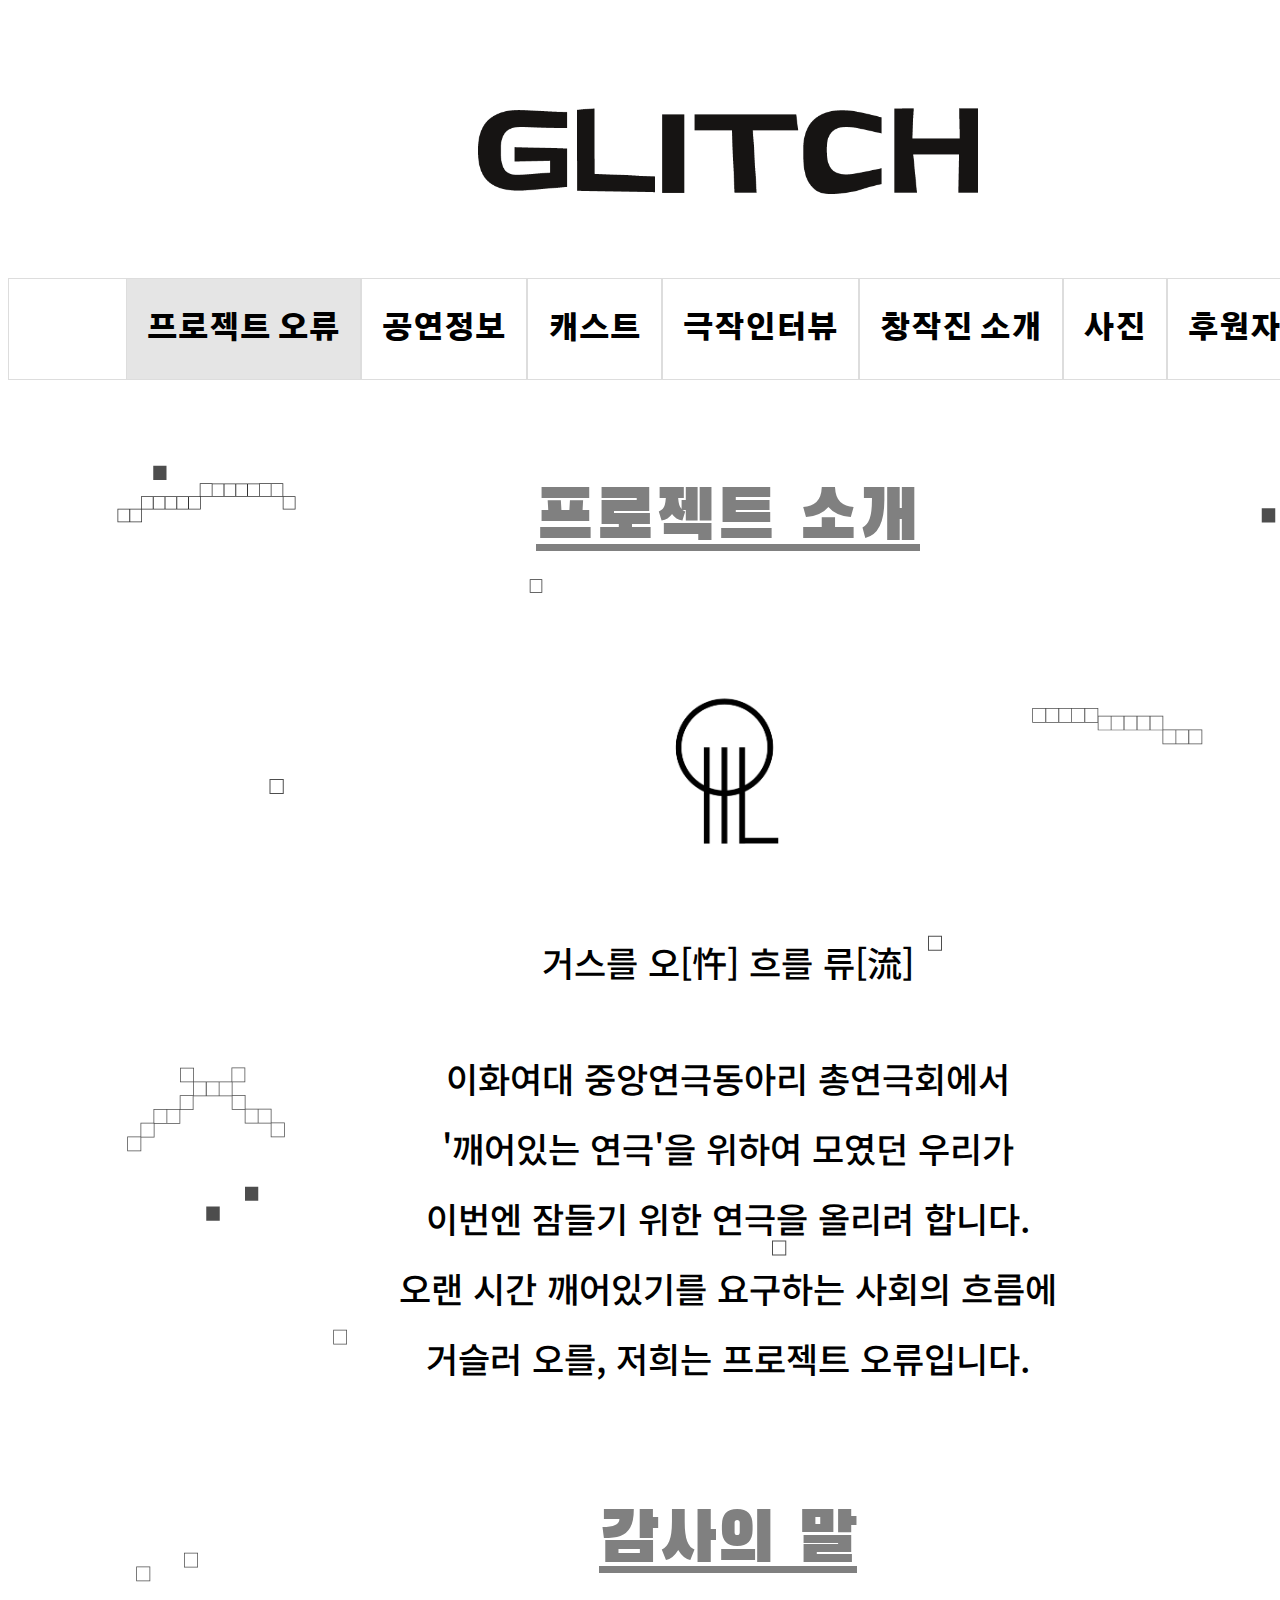
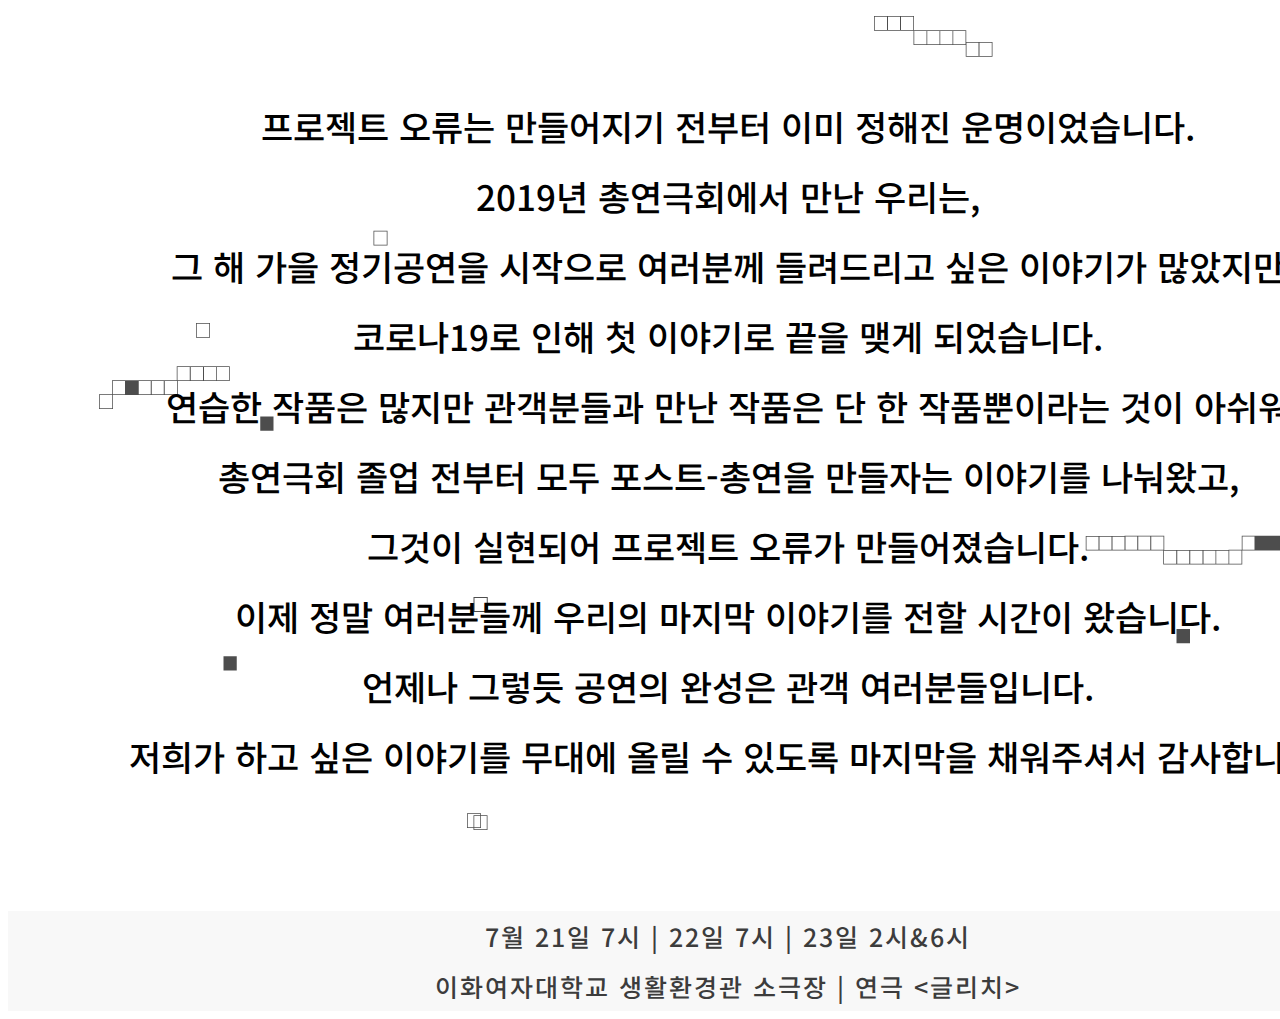
<file: projectoryu.html>
<!DOCTYPE html>
<html lang="ko">
    <head>
        <title>프로젝트 오류</title>
        <meta charset="utf-8">
        <link rel="stylesheet" href="style.css">
        <link rel="preconnect" href="https://fonts.googleapis.com">
        <link rel="preconnect" href="https://fonts.gstatic.com" crossorigin>
        <link href="https://fonts.googleapis.com/css2?family=Bebas+Neue&family=Black+Han+Sans&family=Gothic+A1:wght@700&family=Nanum+Myeongjo&family=Noto+Sans+KR:wght@100;300&display=swap" rel="stylesheet">
    </head>

    <body>
        <div id="wrap">
            <div class="header-wrap">
                <div class="header-container"><a href="projectoryu.html"><img src="글리치로고검정.png" style="width: 500px; padding: 100px 0px 100px 0px"></a></div>
            </div>
            <div class="introduction-wrap">
                <div class="tab">
                    <ul class="tabnav">
                        <li><a style="background-color: rgba(0, 0, 0, 0.1);" href="projectoryu.html">프로젝트 오류</a></li>
                        <li><a href="aboutplay.html">공연정보</a></li>
                        <li><a href="cast.html">캐스트</a></li>
                        <li><a href="interview.html">극작인터뷰</a></li>
                        <li><a href="creativeteam.html">창작진 소개</a></li>
                        <li><a href="photo.html">사진</a></li>
                        <li><a href="credit.html">후원자 명단</a></li>
                    </ul>
                </div>
            </div>  
            <div class="main-wrap" style="height: 2100px;">
                    <div class="title"><h1>프로젝트 소개</h1></div>
                    <br><br>
                    <img src="오류로고.png" width="200px">
                    <h4>거스를 오[忤]  흐를 류[流]<br></h4>
                    
                    <div class="oryu-text">
                        <h4>
                        이화여대 중앙연극동아리 총연극회에서<br>'깨어있는 연극'을 위하여 모였던 우리가
                        <br>
                        이번엔 잠들기 위한 연극을 올리려 합니다.
                        <br>
                        오랜 시간 깨어있기를 요구하는 사회의 흐름에<br>  거슬러 오를, 저희는 프로젝트 오류입니다.
                        </h4>
                    </div>


                    <div class="title"><h1>감사의 말</h1></div>

                    <div clas="oryu-text">
                        <h4>
                        프로젝트 오류는 만들어지기 전부터 이미 정해진 운명이었습니다.
                        <br>
                        2019년 총연극회에서 만난 우리는,
                        <br>
                        그 해 가을 정기공연을 시작으로 여러분께 들려드리고 싶은 이야기가 많았지만
                        <br>
                        코로나19로 인해 첫 이야기로 끝을 맺게 되었습니다.
                        <br>
                        연습한 작품은 많지만 관객분들과 만난 작품은 단 한 작품뿐이라는 것이 아쉬워
                        <br>
                        총연극회 졸업 전부터 모두 포스트-총연을 만들자는 이야기를 나눠왔고,
                        <br>
                        그것이 실현되어 프로젝트 오류가 만들어졌습니다.
                        <br>
                        이제 정말 여러분들께 우리의 마지막 이야기를 전할 시간이 왔습니다.
                        <br>
                        언제나 그렇듯 공연의 완성은 관객 여러분들입니다.
                        <br>
                        저희가 하고 싶은 이야기를 무대에 올릴 수 있도록 마지막을 채워주셔서 감사합니다.
                        </h4>
                    </div>
            </div>
            
            <div id="footer-wrap">
                <h4 style="padding: 0px; font-size: 25px; line-height: 50px; color: rgb(60, 60, 60); letter-spacing: 2px;">7월 21일 7시 | 22일 7시 | 23일 2시&6시<br>이화여자대학교 생활환경관 소극장 | 연극 <글리치></h4>
            </div>

        </div>
    </body>
</html>
</file>
<file: style.css>
a {
      color: black;
      text-decoration: none;
      font-size: 30px;
      font-family: 'Gothic A1', sans-serif;
      font-weight: 900;
    }

    h1 {
      font-size: 70px;
      font-family: 'Black Han Sans', sans-serif;
      font-weight: 100;
      color: gray;
      text-align: center;
      margin: 0;
      padding: 30px;
      letter-spacing: 1px;
      text-decoration-line: underline;
    }

    h2 {
      font-size: 70px;
      font-family: 'Noto Sans KR', sans-serif;
      font-weight: 600;
      color: rgb(0, 0, 0);
      text-align: center;
      margin: 0;
      padding: 50px;
      letter-spacing: 1px;
    }

    h3 {
      font-size: 35px;
      font-family: 'Noto Sans KR', sans-serif;
      font-weight: 900;
      color: #000;
      line-height: 70px;
    }

    h4 {
      font-size: 35px;
      font-family: 'Noto Sans KR', sans-serif;
      font-weight: 500;
      color: #000;
      line-height: 70px;
    }

    h5{
      font-size:35px;
      font-family: 'Noto Sans KR', sans-serif;
      font-weight: 200;
      line-height: 70px;
      letter-spacing: 2px;
    }

    .hl1{
      background-color: rgba(176, 224, 181, 0.3);
    }

    .hl2{
      background-color: rgba(224, 176, 176, 0.3);
    }

    #wrap {
        height: auto;
        width:1440px;
        line-height: 25px;
        background-color: #ffffff;
        text-transform:uppercase;
        text-align: center;
        align-content: center;
    }

    #header-wrap {
        width:100%;
        height: 270px;
        align-content: center;
        line-height: 30px;
    }
    .header-container {width:100%; height: 270px;}
    
    #introduction-wrap {
      width:100%;
      height: 100px;
      margin: 30px;
    }
    .tab{width:100%; margin: 0 auto; height: 100px;}
    .tabnav{font-size:0; width: auto; border:1px solid #ddd;}
    .tabnav li{display: inline-block;  height:100px; text-align:center; border-left: 1px solid #ddd; border-right:1px solid #ddd;}
    .tabnav li a:before{content:""; position:absolute; left:0; top:0px; width:100%; height:3px; }
    .tabnav li a.active:before{background:#7ea21e;}
    .tabnav li a.active{border-bottom:1px solid #ffffff;}
    .tabnav li a{ position:relative; display:block; background:  #ffffff; color: #000; padding: 10px 20px 10px 20px; line-height:80px; text-decoration:none; font-size:30px;}
    .tabnav li a:hover,
    .tabnav li a.active{background:#ffffff; color:#7ea21e; }

    .main-wrap{
      display: inline-block;
      width:100%;
      background-image: url('배경픽셀2.png');
      background-repeat: repeat;
      text-transform: uppercase;
      text-align: center;
      align-content: center;
    }

    .title{width:1320px; height: auto; padding: 60px;}
    .first-text{width:1360px; padding: 40px; height: auto; text-align: center;}

    .tab01{width:1440px; height: 700px; padding: 100px 30px 100px 30px;}
    .oryu-text{width:100%; height: auto;}

    .tab02{width:1440px; height: 600px;}
    .play-poster{width:100%;}
    .synopsis-text{width:1320px; padding: 0px 60px 0px 60px; text-align:center; line-height: 40px; background-color: rgba(255, 255, 255, 0.75);}


    .tab04{width:1440px; height: 2000px; align-content: center;}
    .cast-container {width:1440px; margin: 0 auto; height: 100%;  background-color: rgba(255, 255, 255, 0.75); align-content: center;}
    .cast-photo {align-content: center; width: 400px; height: 700px; padding: 30px;}
    .cast-text {width:1360px; padding: 40px; height: auto; text-align: left;}


    .tab05{width:1440px; height: auto;}
    .interview-container {width:1440px; margin: 0 auto; height: 100%; align-content: stretch;}
    .interview-text {width:1360px; padding: 40px; text-align: justify; background-color: rgba(255, 255, 255, 0.75);}

    .tab06{width:1440px; height: auto;}
    .staff-container {
      align-content: center;
      width:1440px;
      height: auto;
      margin: 0 auto;
    }
    .staff-photo{width:1440px;}
    .staff-text {width:1360px; padding: 10px 40px 60px 40px; height:auto; text-align: center;}


    .tab07{width:1440px; height: 4500px;}

    .tab08{width:1440px; height: 800px;}
    .name-list {width:1360px; padding: 0px 40px 0px 40px; height:auto; text-align: center; background-color: rgba(255, 255, 255, 0.75); letter-spacing: 3px;}


    #footer-wrap {
        width: 100%;
        height: 100px;
        background-color: rgba(220, 220, 220, 0.2);
    }
</file>
